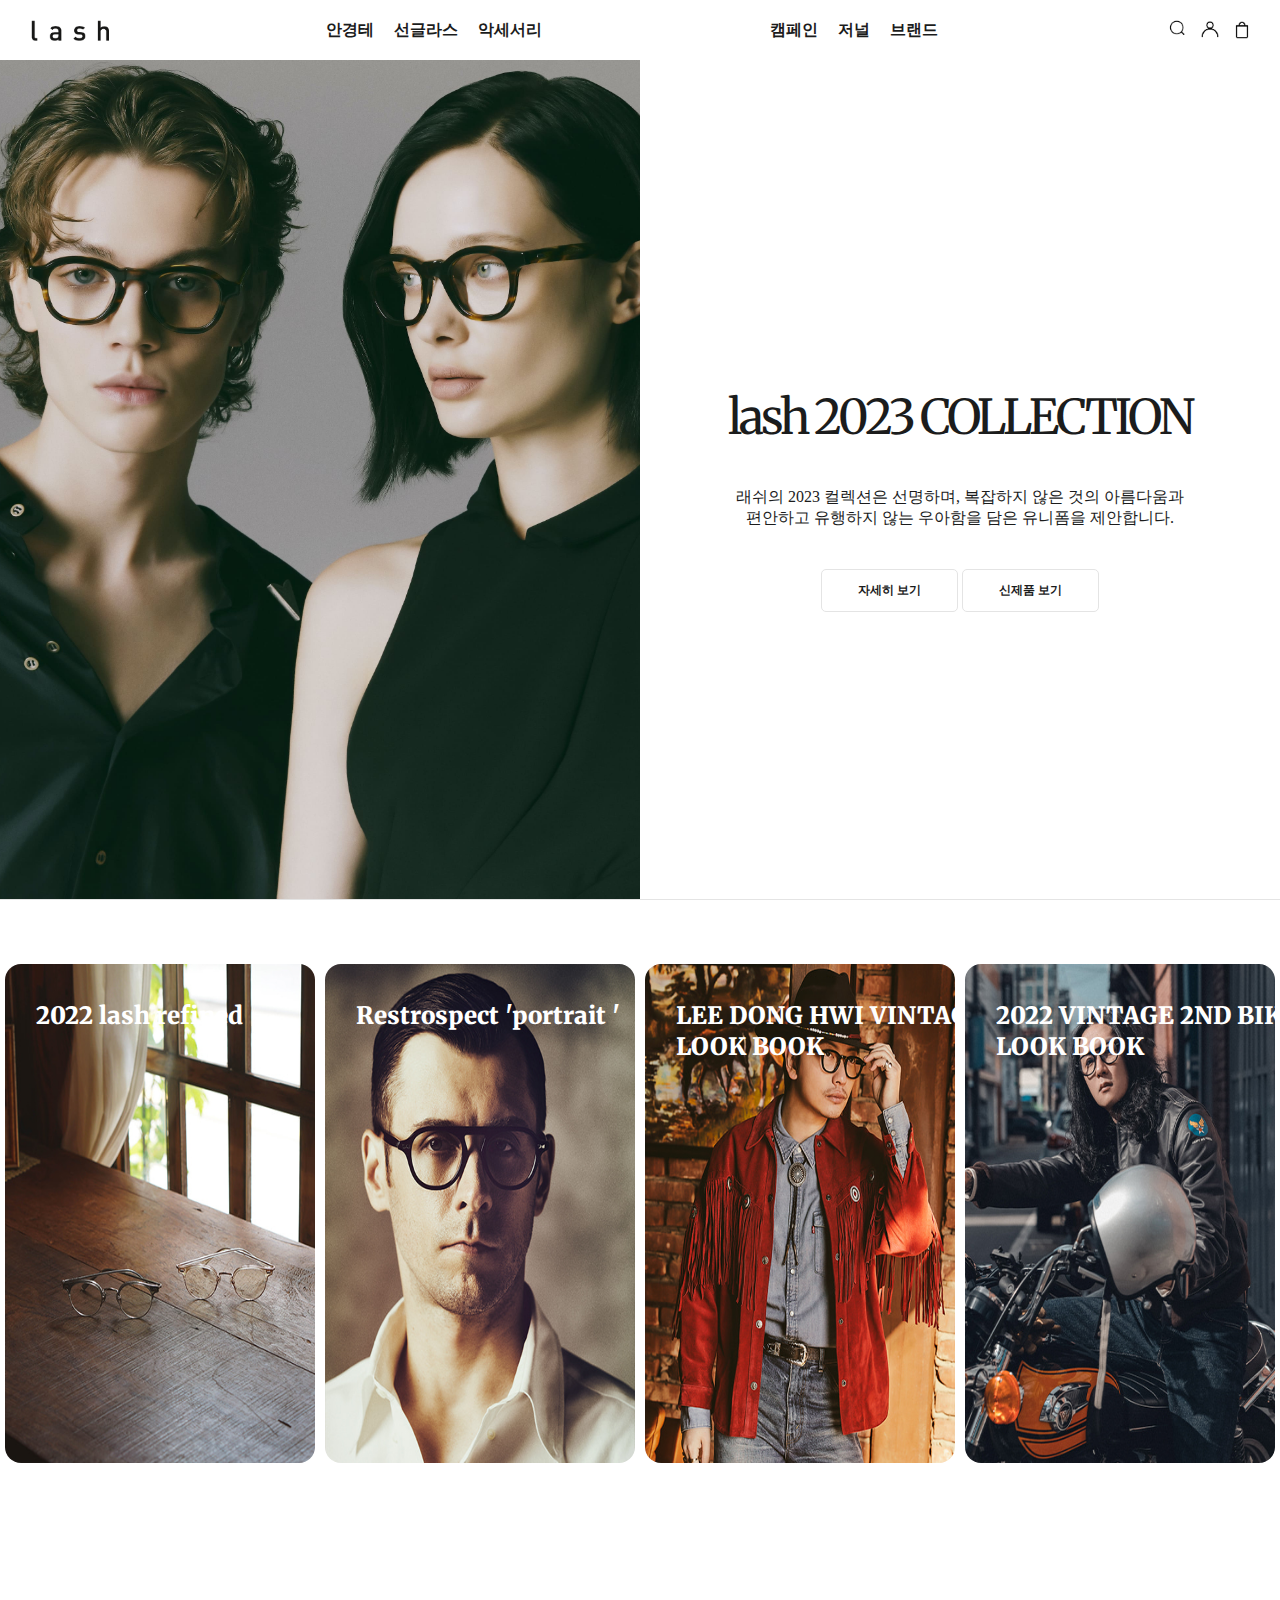
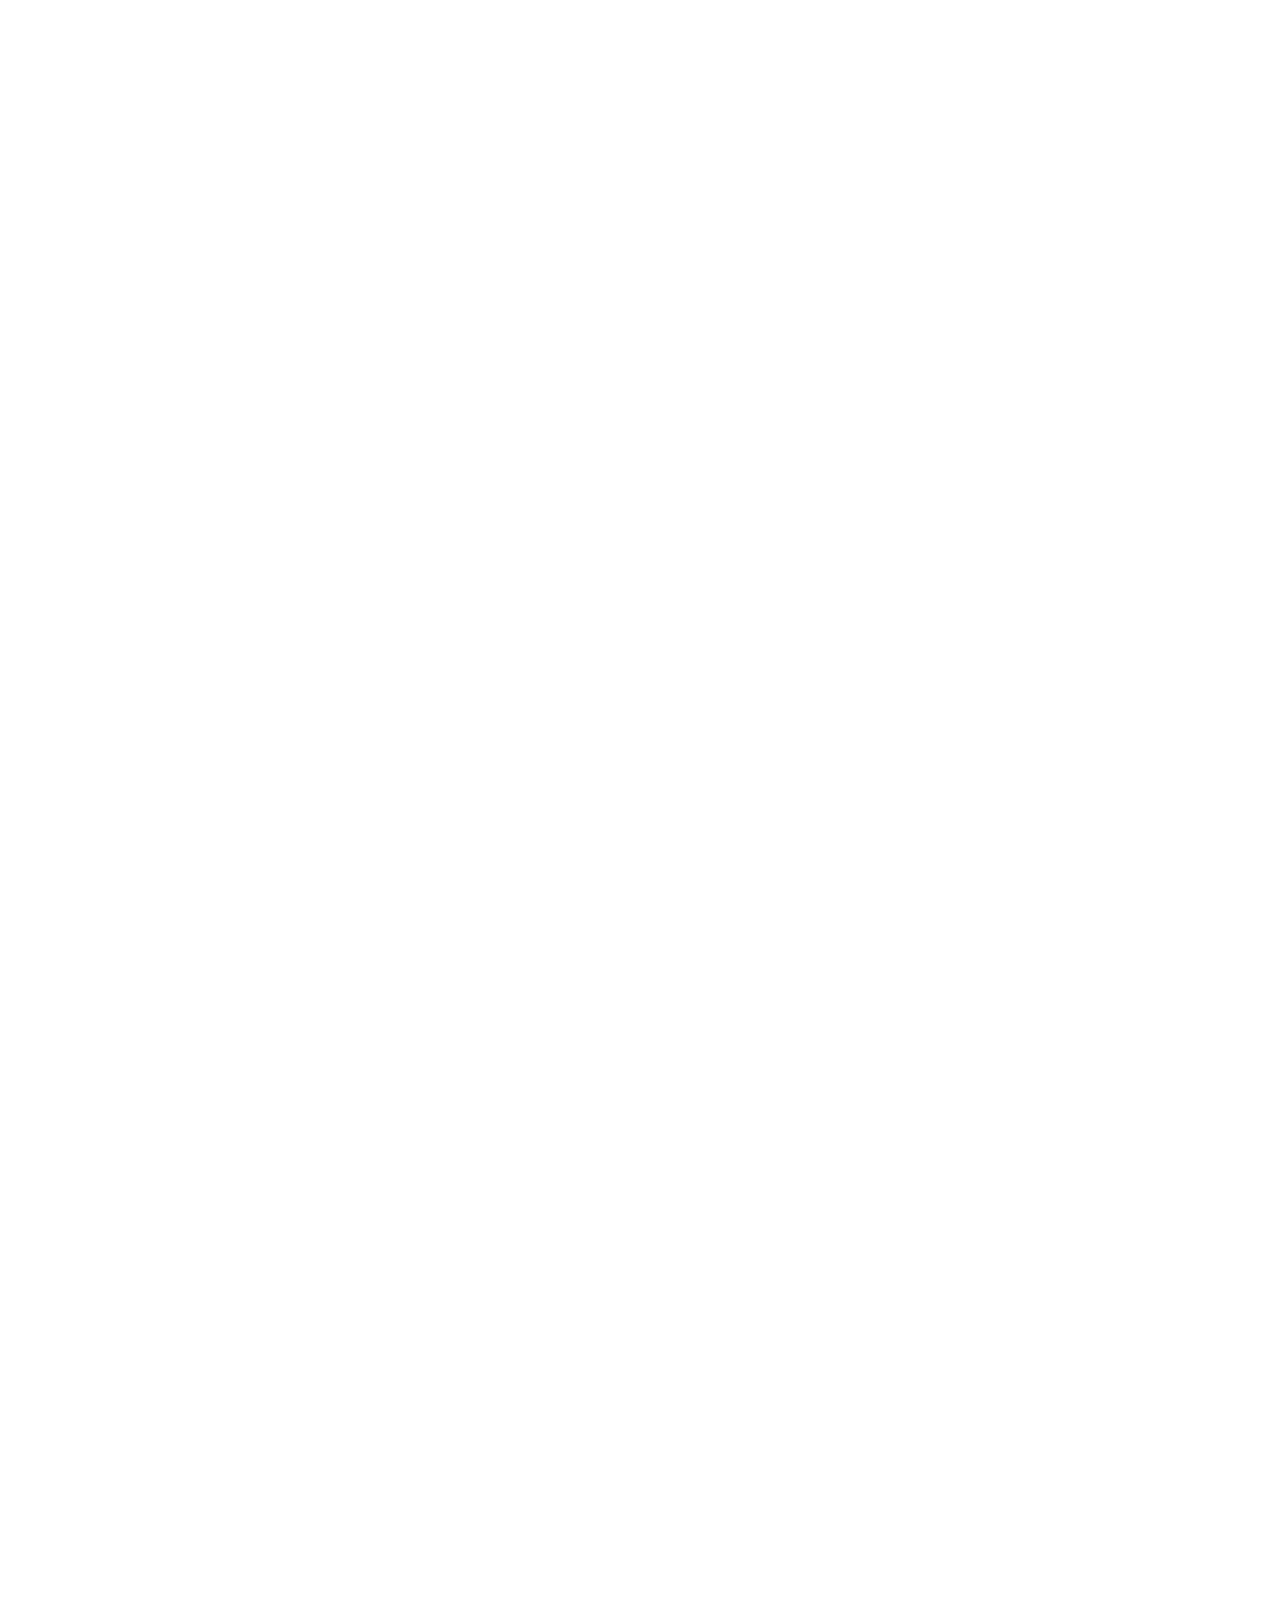
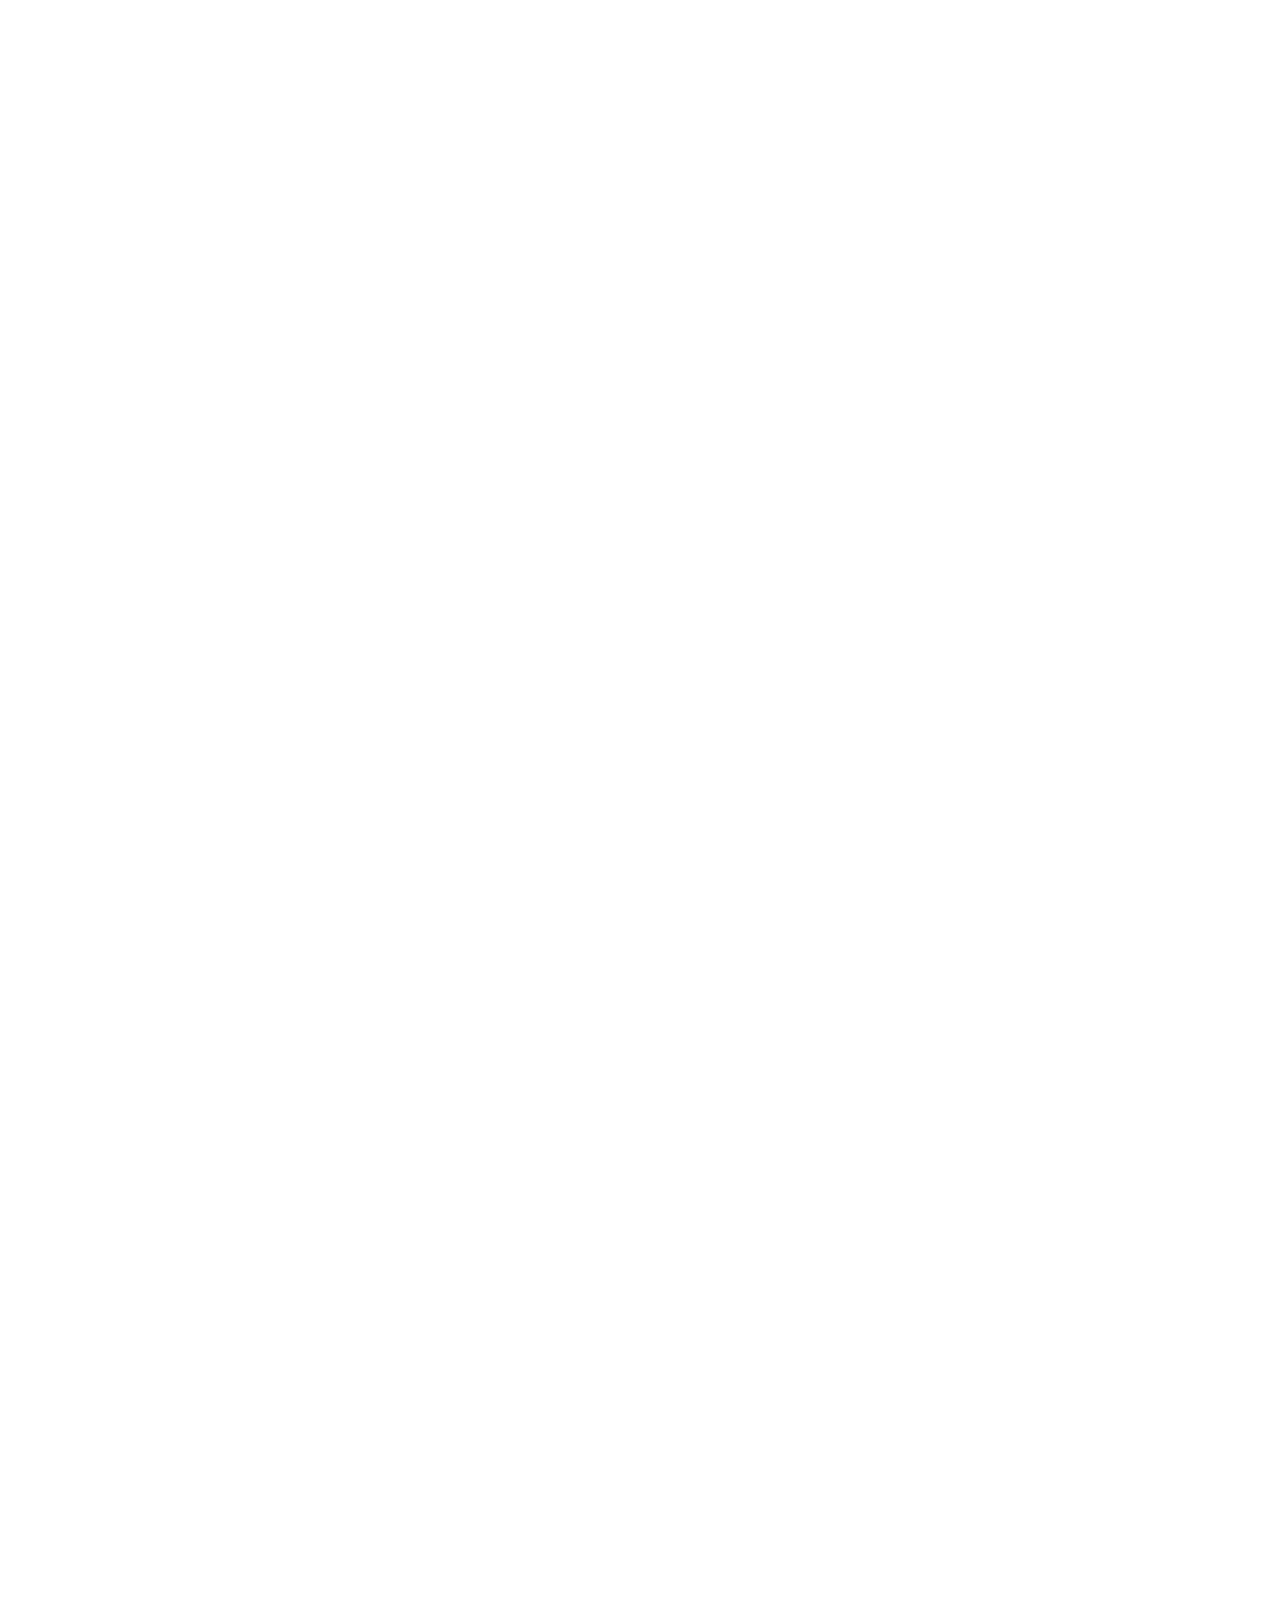
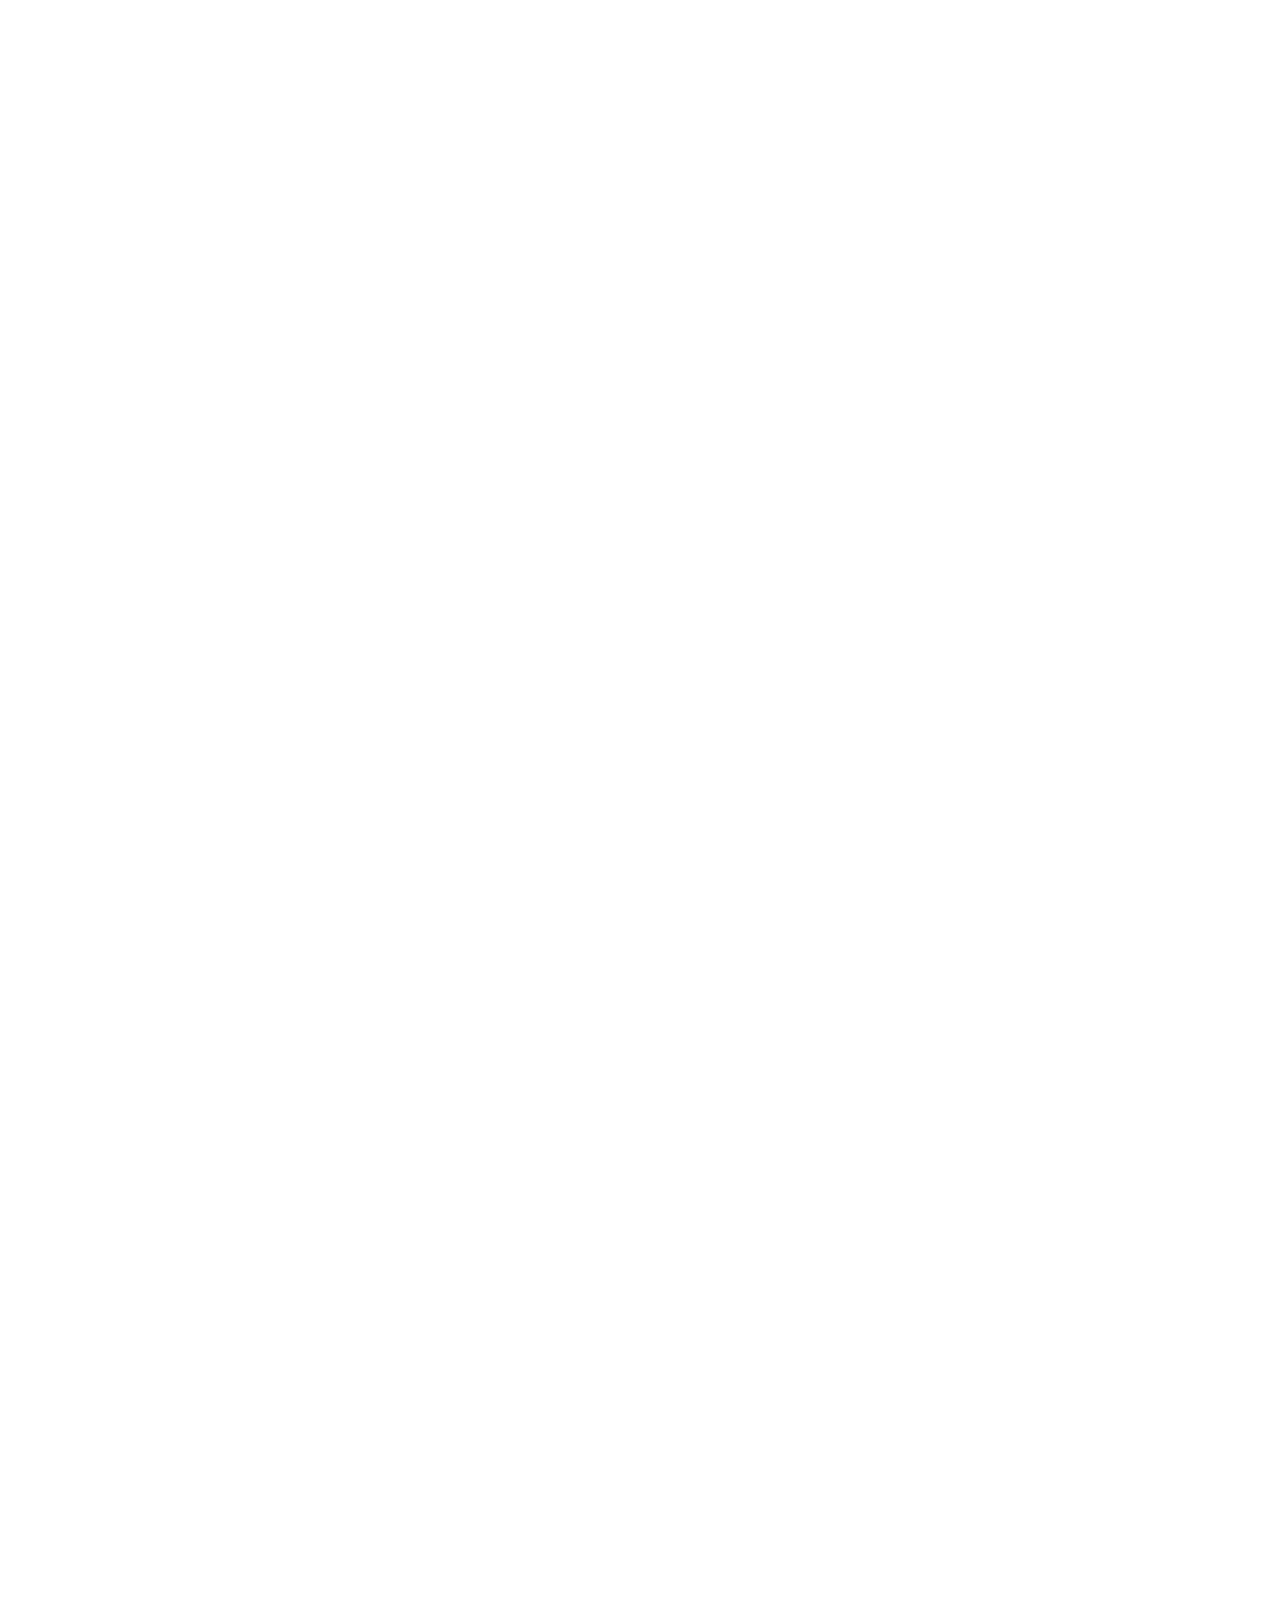
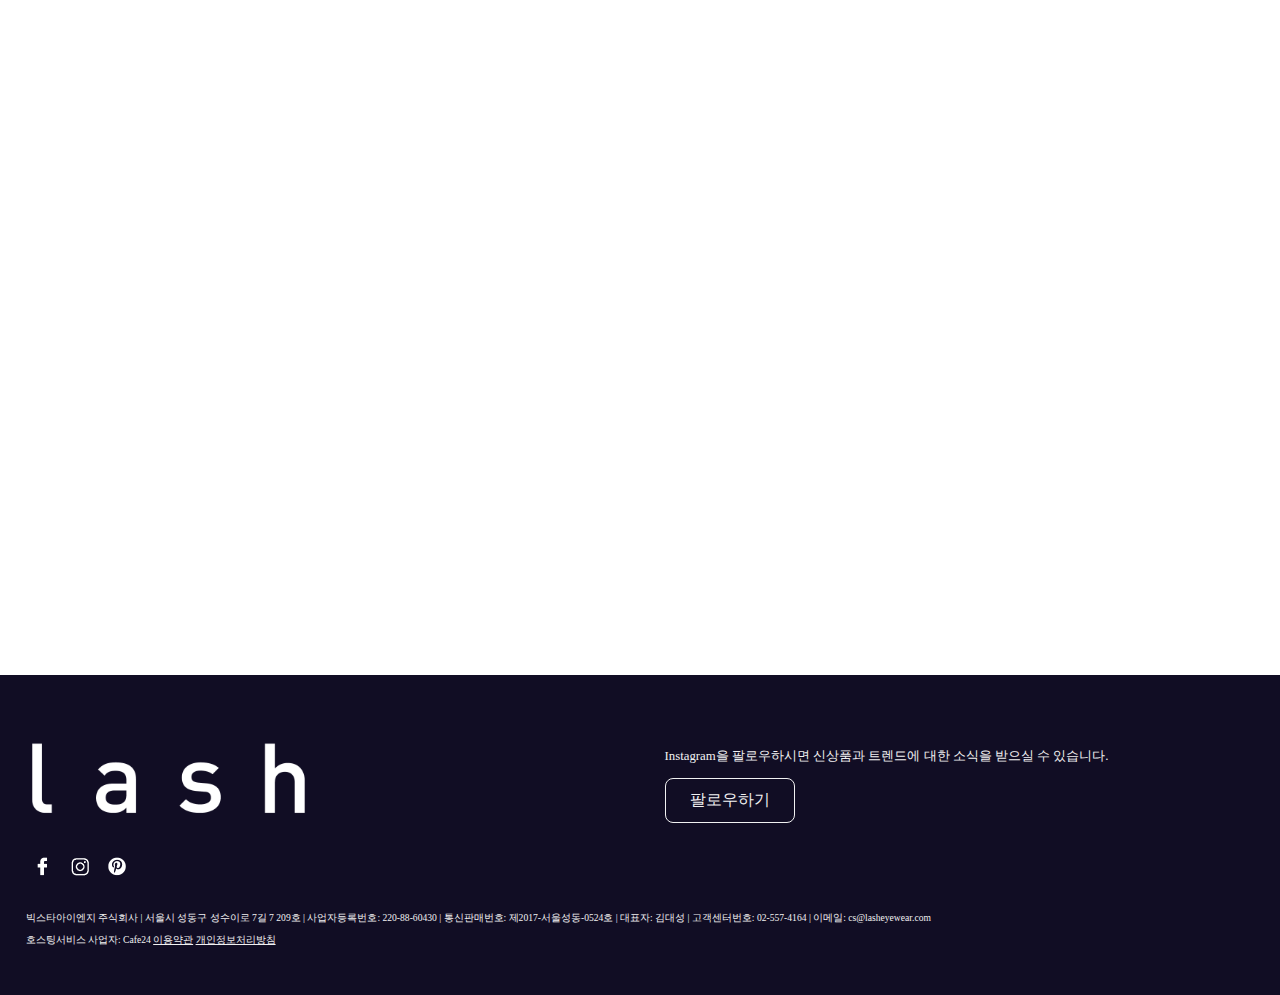
<file: index.html>
<!DOCTYPE html>
<html lang="ko">
<head>
  <meta charset="UTF-8">
  <meta http-equiv="X-UA-Compatible" content="IE=edge">
  <meta name="viewport" content="width=device-width, initial-scale=1.0">
  <link rel="stylesheet" href="./css/style.css">
  <script>
    //  PC웹페이지에 적용할부분
    var ua = window.navigator.userAgent.toLowerCase();
    var mobileWindowWidth
    if(/iphone/.test(ua) || /android/.test(ua) || /opera/.test(ua) || /bada/.test(ua) || /ipad/.test(ua) || /windows ce/.test(ua)) {
        document.location.replace("./mobile/index.html");
    }
  </script>
  <title>LASH 래쉬 &#124; </title>
</head>
<body>
  <header class="header">
    <div class="header__inner">
      <h1 class="header__logo">
        <a href="./index.html">
          <img class="header__logo--img" src="./images/lash_logo.png" alt="lash">
        </a>
      </h1>
      <nav class="header__nav1">
        <a href="./pages/frame.html" class="header__nav1--item">안경테</a>
        <a href="./pages/sunglasses.html" class="header__nav1--item">선글라스</a>
        <a href="./pages/accessorie.html" class="header__nav1--item">악세서리</a>
      </nav>
      <nav class="header__nav2">
        <a href="./pages/campaign.html" class="header__nav2--item">캠페인</a>
        <a href="./pages/journal.html" class="header__nav2--item">저널</a>
        <a href="./pages/brand.html" class="header__nav2--item">브랜드</a>
      </nav>
      <div class="header__utill">
        <div class="header__utill--search">
          <a href="#">
            <span class="hidden">검색</span>
            <img class="utill-img" src="./images/search.png" alt="">
          </a>
        </div>
        <a href="#" class="header__utill--member">
          <span class="hidden">내 정보 보기</span>
          <img class="utill-img" src="./images/my.png" alt="">
        </a>
        <a href="#" class="header__utill--order">
          <span class="hidden">장바구니</span>
          <img class="utill-img" src="./images/cart.png" alt="">
        </a>
      </div>
    </div>
    <div class="header__inner--mobile">
      <a class="header__menu" href="javascript:void(0);">메뉴</a>
      <div class="header__menu--block">
        <nav class="header__nav">
          <a class="header__nav--search" href="#">검색</a>
          <div class="header__nav--collection">
            <a class="header__nav--collection-btn" href="javascript:void(0);">아이웨어 컬렉션</a>
            <div class="header__nav--collection-box">
              <a class="header__nav--collection-item" href="./pages/frame.html">안경테</a>
              <a class="header__nav--collection-item" href="./pages/sunglasses.html">선글라스</a>
              <a class="header__nav--collection-item" href="./pages/accessorie.html">악세서리</a>
            </div>
          </div>
          <a  class="header__nav--item" href="./pages/campaign.html">캠페인</a>
          <a  class="header__nav--item" href="./pages/journal.html">저널</a>
          <a  class="header__nav--item" href="./pages/brand.html">브랜드</a>
        </nav>
        <nav class="header__utill">
          <a class="header__utill--item" href="#">login</a>
          <a class="header__utill--item" href="#">join us</a>
          <a class="header__utill--item" href="#">Contact Us</a>
          <a class="header__utill--item" href="#">FAQ</a>
        </nav>
      </div>
      <h1 class="header__logo">
        <a href="">
          <img class="header__logo--img" src="../images/lash_logo.png" alt="lash">
        </a>
      </h1>
      <a class="header__order" href="#">장바구니</a>
    </div>
  </header>
  <main>
    <section>
      <div class="main">
        <div class="main__banner banner">
          <div class="main__banner--img"></div>
          <div class="main__banner--info">
            <div class="banner__info ">
              <h2 class="banner__info--title">lash 2023 COLLECTION</h2>
              <p class="banner__info--description">래쉬의 2023 컬렉션은 선명하며, 복잡하지 않은 것의 아름다움과<br>
                편안하고 유행하지 않는 우아함을 담은 유니폼을 제안합니다.</p>
              <a class="banner__btn banner__btn--view-more" href="">자세히 보기</a>
              <a class="banner__btn banner__btn--view-item" href="">신제품 보기</a>
            </div>
          </div>
        </div>
        <div class="slide">
          <a href="" class="slide__item">
            <img class="slide__item--img" src="./images/1_new.jpg" alt="">
            <span class="slide__item--text">2022 lash refined</span>
          </a>
          <a href="" class="slide__item">
            <img class="slide__item--img" src="./images/2.jpg" alt="">
            <span class="slide__item--text">Restrospect &#39;portrait	&#39;</span>
          </a>
          <a href="" class="slide__item">
            <img class="slide__item--img" src="./images/3.jpg" alt="">
            <span class="slide__item--text">LEE DONG HWI VINTAGE<br>
            LOOK BOOK</span>
          </a>
          <a href="" class="slide__item">
            <img class="slide__item--img" src="./images/4.jpg" alt="">
            <span class="slide__item--text">2022 VINTAGE 2ND BIKE<br>
              LOOK BOOK</span>
          </a>
          <a href="" class="slide__item">
            <img class="slide__item--img" src="./images/5_new.jpg" alt="">
            <span class="slide__item--text">22S&#47;S COLLECTION<br>
              &#39;MODERN UNIFORM	&#39;</span>
          </a>
          <a href="" class="slide__item">
            <img class="slide__item--img" src="./images/6.jpg" alt="">
            <span class="slide__item--text">lasg 2021 SPECIAL<br>
            EDITION &#39;Refined&#39;</span>
          </a>
          <a href="" class="slide__item">
            <img class="slide__item--img" src="./images/7_new.jpg" alt="">
            <span class="slide__item--text">follow us</span>
          </a>
        </div>
      </div>
    </section>
  </main>
  <footer class="footer">
    <div class="footer__inner">
      <div class="footer__flex-box">
        <div class="footer__flex-box--logo">
          <img class="footer__logo--img" src="./images/footer_logo2.png" alt="lash">
        </div>
        <div class="footer__flex-box--follow">
          <p class="follow-text">Instagram을 팔로우하시면 신상품과 트렌드에 대한 소식을 받으실 수 있습니다.</p>
          <a href="#" class="follow-btn">
            <span class="hidden">인스타그램 바로가기</span>
            팔로우하기
          </a>
        </div>
      </div>
      <div class="footer__sns">
        <a href="#">
          <span class="hidden">페이스북 바로가기</span>
          <img src="./images/footer_fb.png" alt="">
        </a>
        <a href="#">
          <span class="hidden">인스타그램 바로가기</span>
          <img src="./images/footer_ins.png" alt="">
        </a>
        <a href="#">
          <span class="hidden">핀터레스트 바로가기</span>
          <img src="./images/footer_pt.png" alt="">
        </a>
      </div>
      <div class="footer__info">
        <p class="footer__info--text">
          빅스타아이엔지 주식회사 | 서울시 성동구 성수이로 7길 7 209호 | 사업자등록번호: 220-88-60430 | 통신판매번호: 제2017-서울성동-0524호 | 대표자: 김대성 | 고객센터번호: 02-557-4164 | 이메일: cs@lasheyewear.com
        </p>
        <p class="footer__info--text">
          호스팅서비스 사업자: Cafe24 <a href="#" class="footer__info--link">이용약관</a> <a href="#" class="footer__info--link">개인정보처리방침</a>
        </p>
      </div>
    </div>
  </footer>

  <script src="./js/main.js"></script>
  <script src="./mobile/js/mobile-header.js"></script>
</body>
</html>
</file>
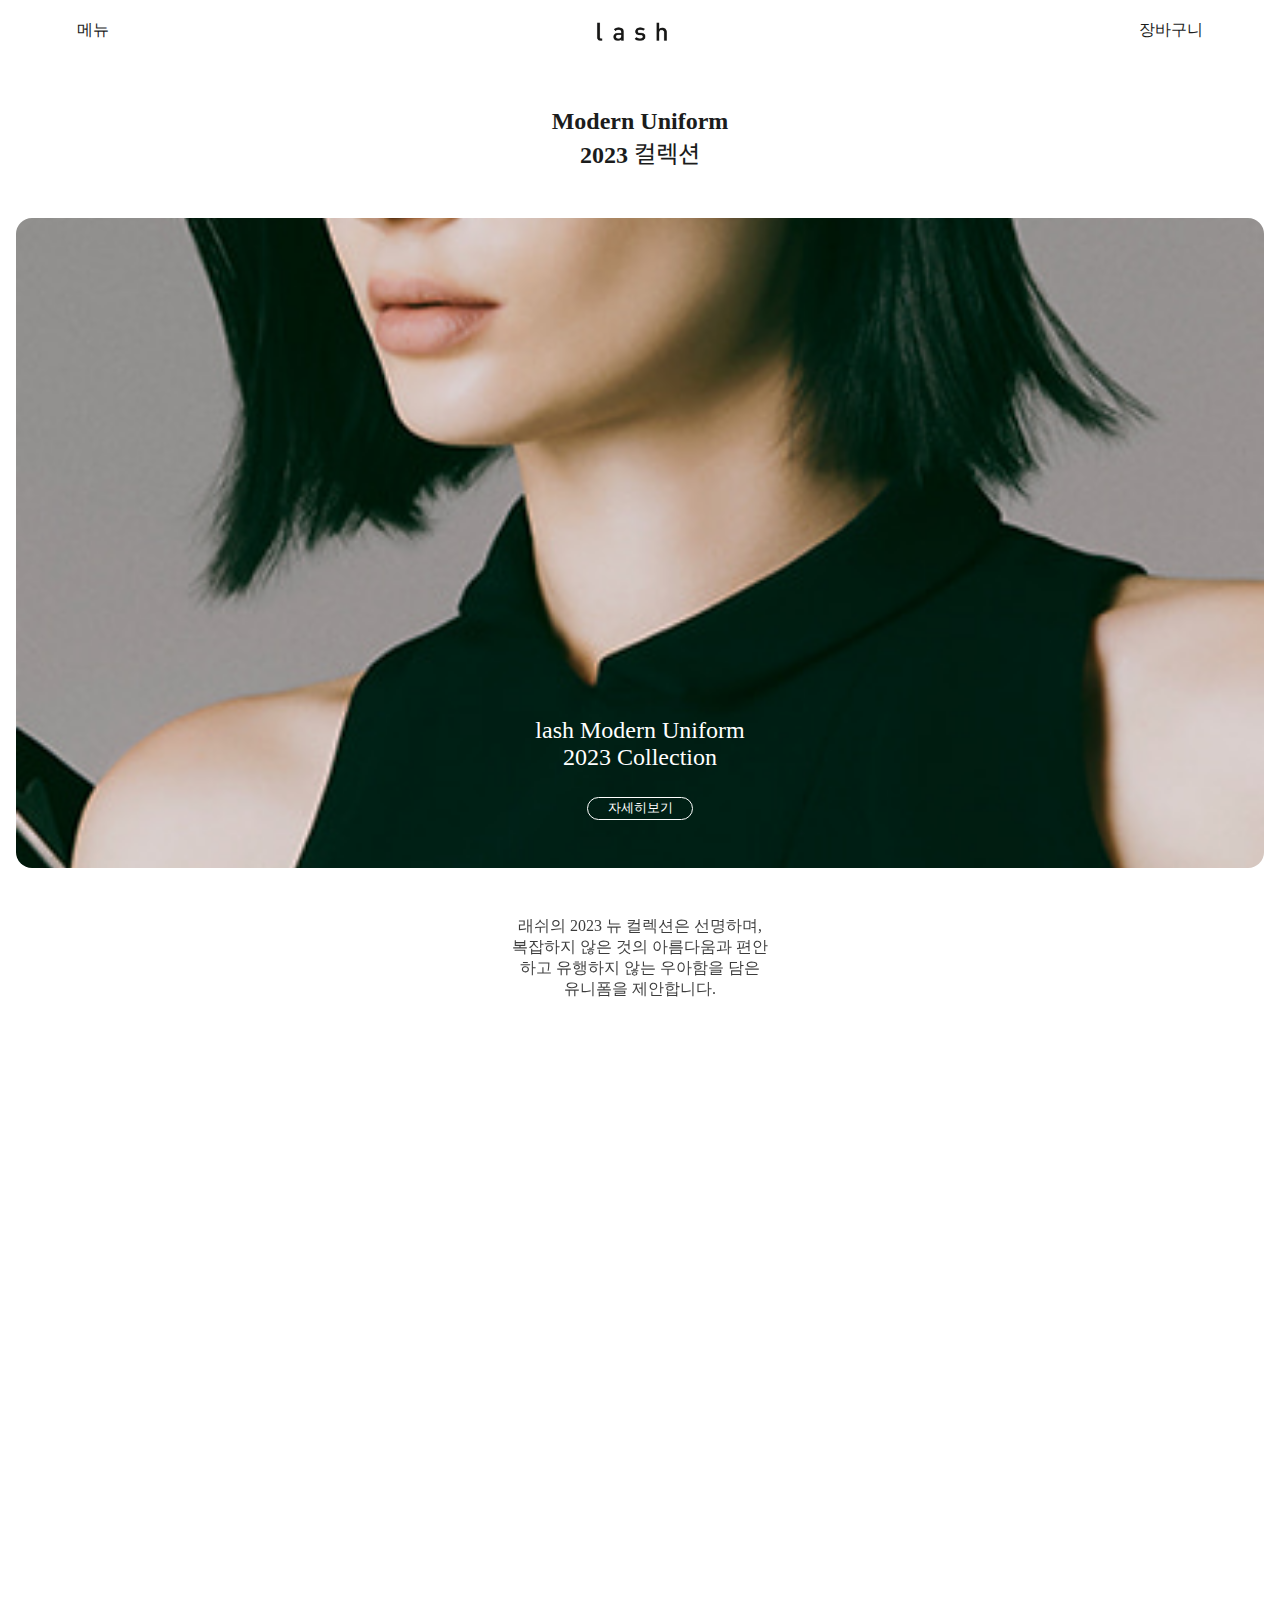
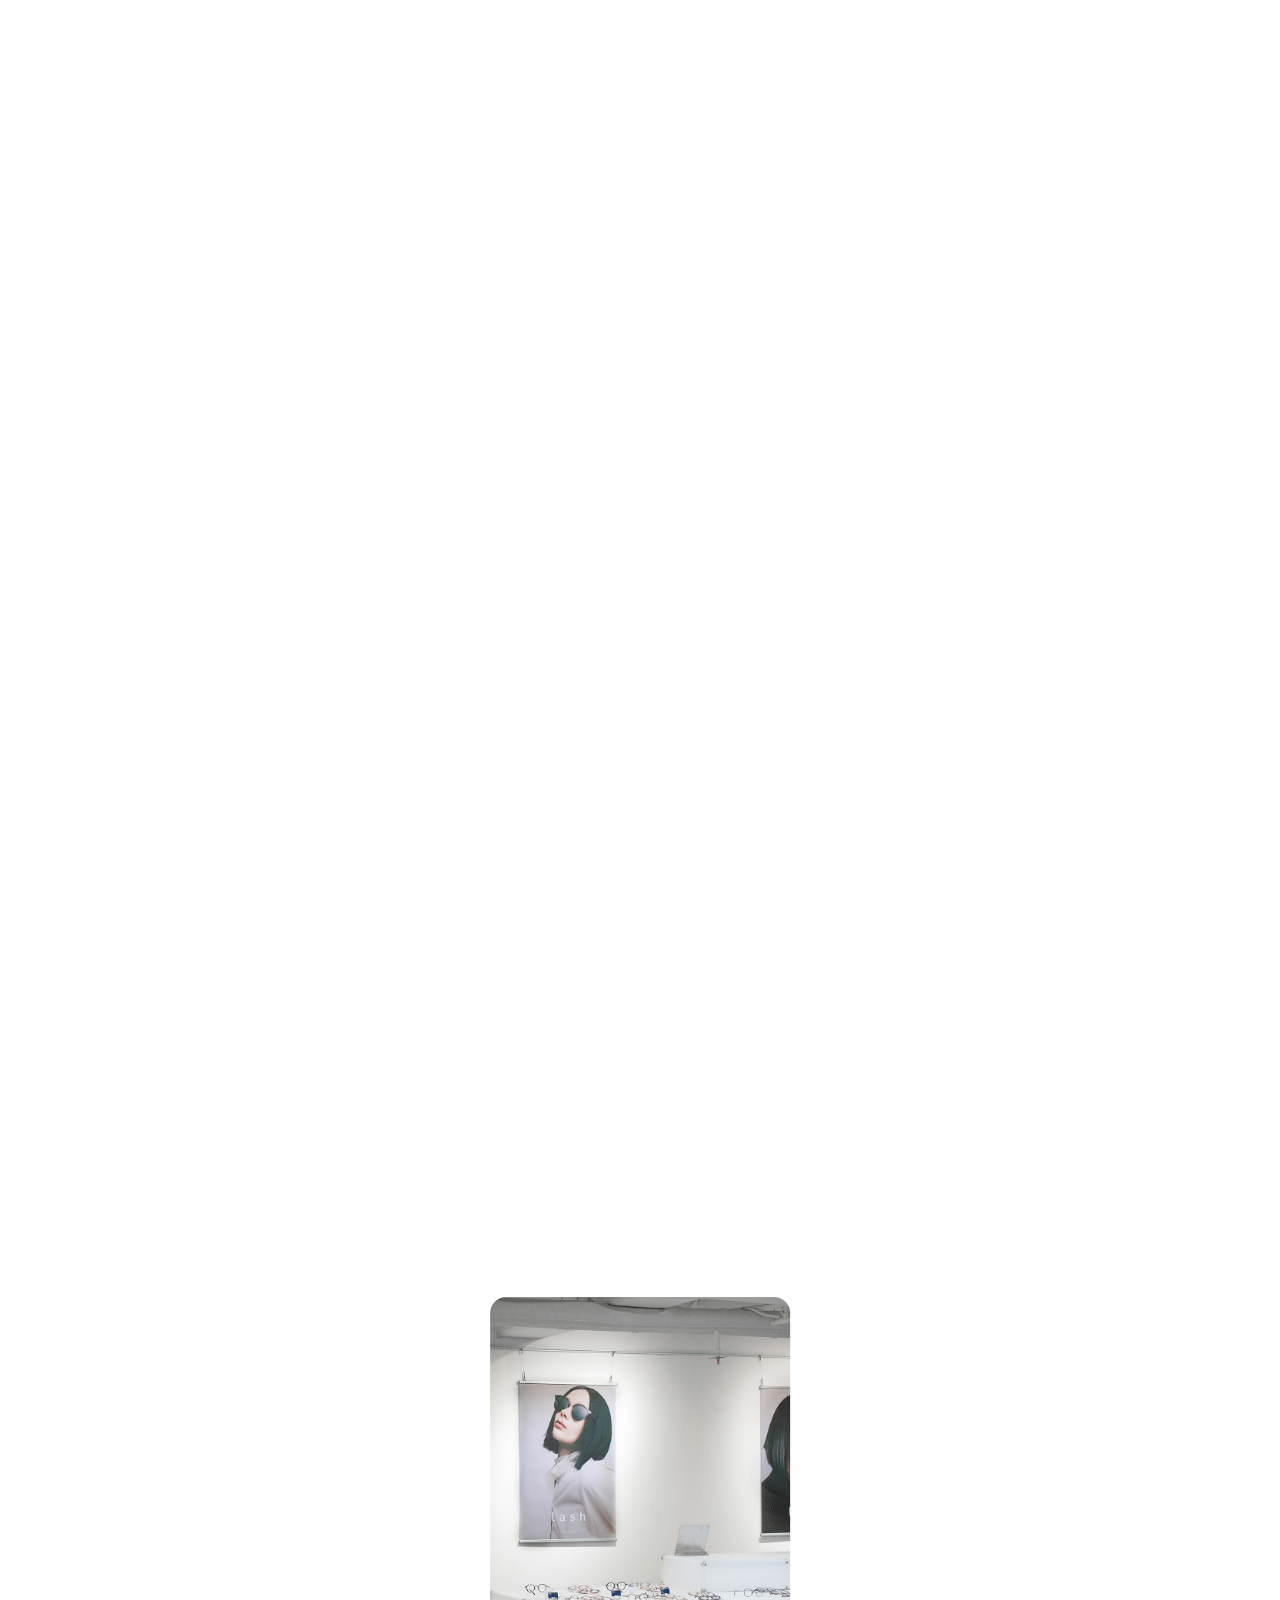
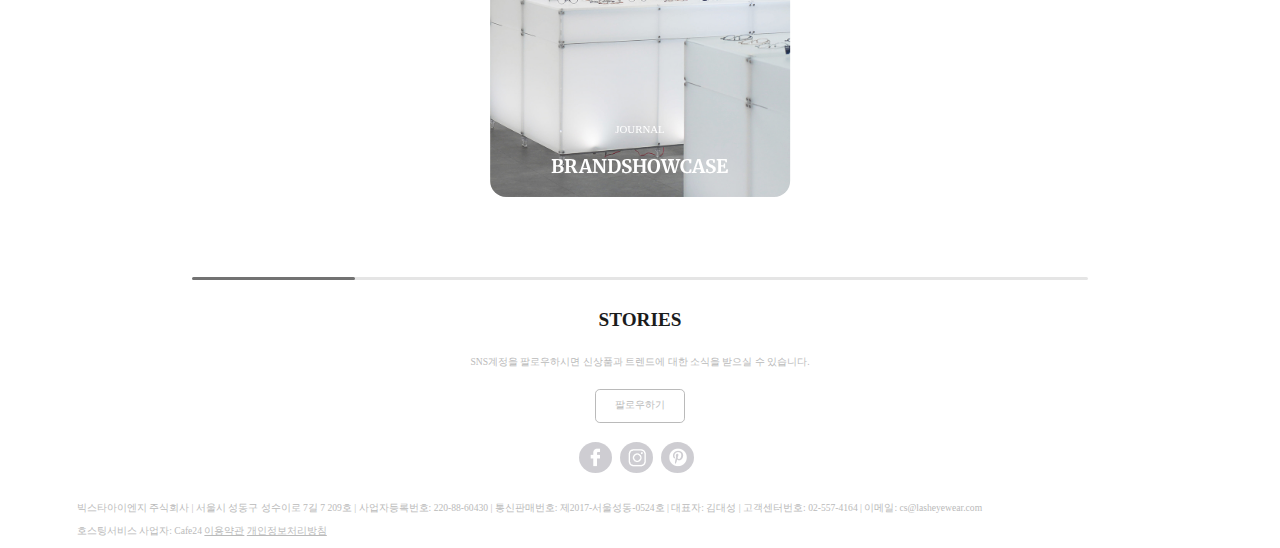
<file: mobile/index.html>
<!DOCTYPE html>
<html lang="ko">
<head>
  <meta charset="UTF-8">
  <meta http-equiv="X-UA-Compatible" content="IE=edge">
  <meta name="viewport" content="width=device-width, initial-scale=1.0">
  <!-- swiper CSS & JS -->
  <link rel="stylesheet" href="./js/swiper-4.5.1/swiper.min.css">
  <script src="./js/swiper-4.5.1/swiper.min.js"></script>
  <!-- custom css -->
  <link rel="stylesheet" href="./css/style.css">
  <title>LASH 래쉬 &#124; </title>
</head>
<body>
  <header class="header">
    <div class="header__inner">
      <a class="header__menu" href="javascript:void(0);">메뉴</a>
      <div class="header__menu--block">
        <nav class="header__nav">
          <a class="header__nav--search" href="">검색</a>
          <div class="header__nav--collection">
            <a class="header__nav--collection-btn" href="javascript:void(0);">아이웨어 컬렉션</a>
            <div class="header__nav--collection-box">
              <a class="header__nav--collection-item" href="../pages/frame.html">안경테</a>
              <a class="header__nav--collection-item" href="../pages/sunglasses.html">선글라스</a>
              <a class="header__nav--collection-item" href="../pages/accessorie.html">악세서리</a>
            </div>
          </div>
          <a  class="header__nav--item" href="../pages/campaign.html">캠페인</a>
          <a  class="header__nav--item" href="../pages/journal.html">저널</a>
          <a  class="header__nav--item" href="../pages/brand.html">브랜드</a>
        </nav>
        <nav class="header__utill">
          <a class="header__utill--item" href="">login</a>
          <a class="header__utill--item" href="">join us</a>
          <a class="header__utill--item" href="">Contact Us</a>
          <a class="header__utill--item" href="">FAQ</a>
        </nav>
      </div>
      <h1 class="header__logo">
        <a href="">
          <img class="header__logo--img" src="../images/lash_logo.png" alt="lash">
        </a>
      </h1>
      <a class="header__order" href="">장바구니</a>
    </div>
  </header>
  <main>
    <section>
      <div class="main1">
        <div class="main1__banner">
          <h2 class="main1__banner--title">Modern Uniform<br>
          2023 <span class="font--notosans">컬렉션</span></h2>
          <div class="main1__banner--info">
            <span class="banner__title">lash Modern Uniform</span>
            <span class="banner__title">2023 Collection</span>
            <a class="banner__more-btn" href="">자세히보기</a>
          </div>
          <p class="banner__description">래쉬의 2023 뉴 컬렉션은 선명하며,<br>
          복잡하지 않은 것의 아름다움과 편안<br>
          하고 유행하지 않는 우아함을 담은<br>
          유니폼을 제안합니다.</p>
        </div>
      </div>
      <div class="main2">
        <div class="main2__banner">
          <div class="main2__banner--info">
            <h2 class="banner__title">Refined</h2>
            <p class="banner__description">
              래쉬 리파인드(Refined) 라인업은 뛰어난 퀄리티와<br>
              착용감을 선사합니다. 시각적으로 지나치게 얼굴을 꾸미는<br>
              것이 아닌, 프레임의 섬세한 라인 통한 룩을 추구합니다.
            </p>
            <a class="banner__more-btn" href="">자세히보기</a>
          </div>
        </div>
      </div>
      <div class="main3">
        <div class="main3__banner">
          <div class="main3__banner--info">
            <h3 class="banner__title">H-type</h3>
            <a class="banner__more-btn" href="">자세히보기</a>
          </div>
        </div>
      </div>
    </section>
    <section class="slide">
      <div class="swiper mySwiper">
        <div class="swiper-wrapper">
          <div class="swiper-slide">
            <a href="" class="slide__item swiper-slide1">
              <div class="slide__item--wrapper">
                <span class="slide__item--text">JOURNAL</span>
                <h3 class="slide__item--title">BRANDSHOWCASE</h3>
              </div>
            </a>
          </div>
          <div class="swiper-slide">
            <a href="" class="slide__item swiper-slide2">
              <div class="slide__item--wrapper">
                <span class="slide__item--text">NEW</span>
                <h3 class="slide__item--title">H-TYPE</h3>
              </div>
            </a>
          </div>
          <div class="swiper-slide">
            <a href="" class="slide__item swiper-slide3">
              <div class="slide__item--wrapper">
                <span class="slide__item--text">lookbook</span>
                <h3 class="slide__item--title">2022 VINTAGE EDITION<br>
                  'Lee Dong Hwi' LOOKBOOK</h3>
              </div>
            </a>
          </div>
          <div class="swiper-slide">
            <a href="" class="slide__item swiper-slide4">
              <div class="slide__item--wrapper">
                <span class="slide__item--text">lookbook</span>
                <h3 class="slide__item--title">2022 VINTAGE 2ND<br>
                  BIKE LOOKBOOK</h3>
              </div>
            </a>
          </div>
          <div class="swiper-slide">
            <a href="" class="slide__item swiper-slide5">
              <div class="slide__item--wrapper">
                <span class="slide__item--text">Collection</span>
                <h3 class="slide__item--title">22S&#47;S COLLECTION<br>
                  &#39;MODERN UNIFORM	&#39;</h3>
              </div>
            </a>
          </div>
          <div class="swiper-slide">
            <a href="" class="slide__item swiper-slide6">
              <div class="slide__item--wrapper">
                <span class="slide__item--text">Refined</span>
                <h3 class="slide__item--title">lasg 2021<br>
                SPECIAL EDTION &#39; Refined &#39;</h3>
              </div>
            </a>
          </div>
          <div class="swiper-slide">
            <a href="" class="slide__item swiper-slide7">
              <div class="slide__item--wrapper">
                <h3 class="slide__item--title">follow us</h3>
              </div>
            </a>
          </div>
        </div>
      </div>
      <div class="swiper-scrollbar"></div>
      <h2 class="slide__title">STORIES</h2>
    </section>
  </main>
  <footer>
    <div class="footer__inner">
      <div class="footer__follow">
        <p class="footer__follow--text">SNS계정을 팔로우하시면 신상품과 트렌드에 대한 소식을 받으실 수 있습니다.</p>
        <a href="" class="footer__follow--btn">
          <span class="hidden">인스타그램 바로가기</span>
          팔로우하기
        </a>
      </div>
      <div class="footer__sns">
        <a class="footer__sns--link" href="">
          <span class="hidden">페이스북 바로가기</span>
          <img class="footer__sns--img" src="../images/footer_fb.png" alt="">
        </a>
        <a class="footer__sns--link" href="">
          <span class="hidden">인스타그램 바로가기</span>
          <img class="footer__sns--img" src="../images/footer_ins.png" alt="">
        </a>
        <a class="footer__sns--link" href="">
          <span class="hidden">핀터레스트 바로가기</span>
          <img class="footer__sns--img" src="../images/footer_pt.png" alt="">
        </a>
      </div>
      <div class="footer__info">
        <p class="footer__info--text">
          빅스타아이엔지 주식회사 | 서울시 성동구 성수이로 7길 7 209호 | 사업자등록번호: 220-88-60430 | 통신판매번호: 제2017-서울성동-0524호 | 대표자: 김대성 | 고객센터번호: 02-557-4164 | 이메일: cs@lasheyewear.com
        </p>
        <p class="footer__info--text">
          호스팅서비스 사업자: Cafe24 <a href="" class="footer__info--link">이용약관</a> <a href="" class="footer__info--link">개인정보처리방침</a>
        </p>
      </div>
    </div>
  </footer>
  <script src="./js/main.js"></script>
</body>
</html>
</file>
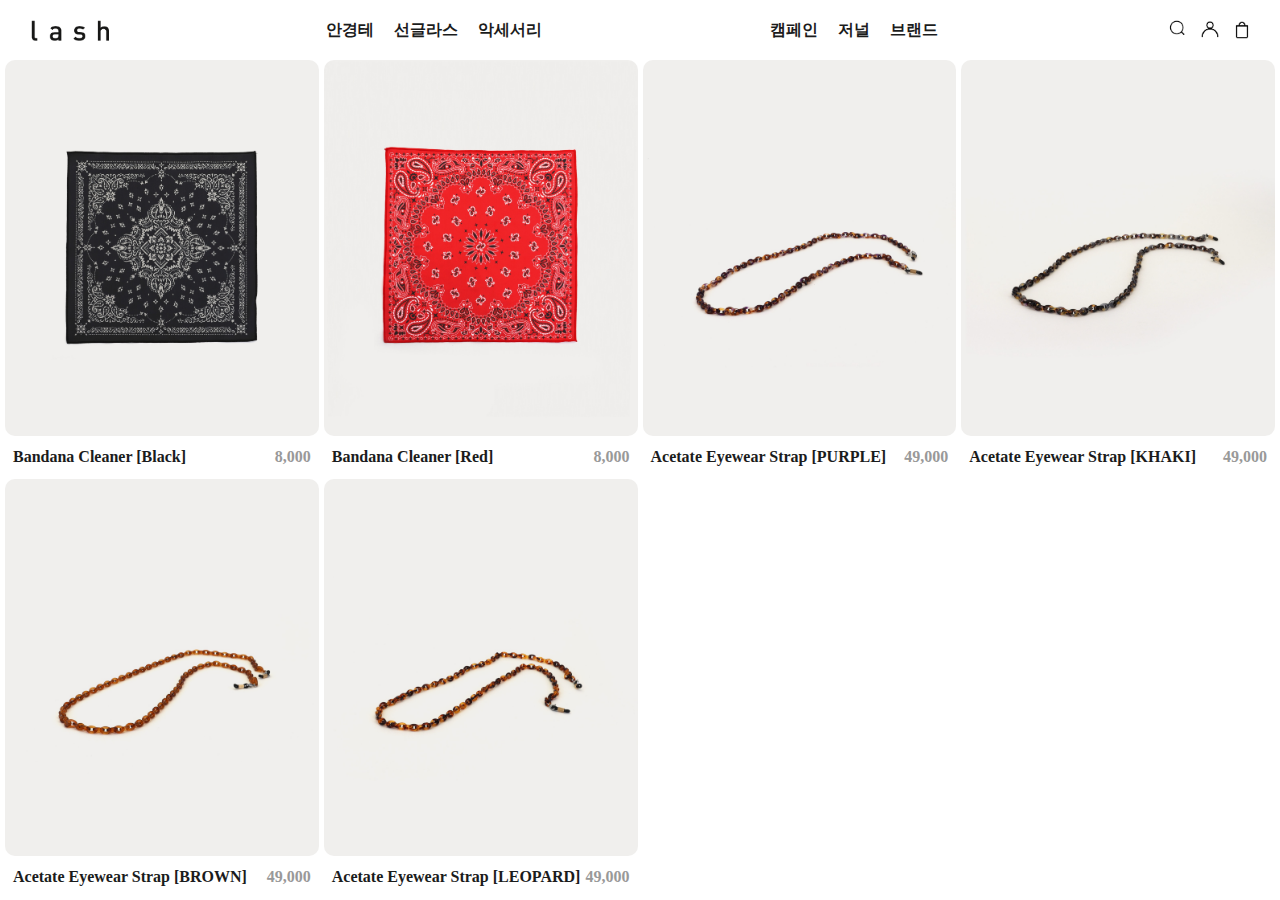
<file: pages/accessorie.html>
<!DOCTYPE html>
<html lang="ko">
<head>
  <meta charset="UTF-8">
  <meta http-equiv="X-UA-Compatible" content="IE=edge">
  <meta name="viewport" content="width=device-width, initial-scale=1.0">
  <link rel="stylesheet" href="../css/style.css">
  <title>LASH 래쉬 &#124; 악세서리</title>
</head>
<body>
  <header class="header">
    <div class="header__inner">
      <h1 class="header__logo">
        <a href="../index.html">
          <img class="header__logo--img" src="../images/lash_logo.png" alt="lash">
        </a>
      </h1>
      <nav class="header__nav1">
        <a href="./frame.html" class="header__nav1--item">안경테</a>
        <a href="./sunglasses.html" class="header__nav1--item">선글라스</a>
        <a href="./accessorie.html" class="header__nav1--item">악세서리</a>
      </nav>
      <nav class="header__nav2">
        <a href="./campaign.html" class="header__nav2--item">캠페인</a>
        <a href="./journal.html" class="header__nav2--item">저널</a>
        <a href="./brand.html" class="header__nav2--item">브랜드</a>
      </nav>
      <div class="header__utill">
        <div class="header__utill--search">
          <a href="#">
            <span class="hidden">검색</span>
            <img class="utill-img" src="../images/search.png" alt="">
          </a>
        </div>
        <a href="#" class="header__utill--member">
          <span class="hidden">내 정보 보기</span>
          <img class="utill-img" src="../images/my.png" alt="">
        </a>
        <a href="#" class="header__utill--order">
          <span class="hidden">장바구니</span>
          <img class="utill-img" src="../images/cart.png" alt="">
        </a>
      </div>
    </div>
    <div class="header__inner--mobile">
      <a class="header__menu" href="javascript:void(0);">메뉴</a>
      <div class="header__menu--block">
        <nav class="header__nav">
          <a class="header__nav--search" href="#">검색</a>
          <div class="header__nav--collection">
            <a class="header__nav--collection-btn" href="javascript:void(0);">아이웨어 컬렉션</a>
            <div class="header__nav--collection-box">
              <a class="header__nav--collection-item" href="./frame.html">안경테</a>
              <a class="header__nav--collection-item" href="./sunglasses.html">선글라스</a>
              <a class="header__nav--collection-item" href="./accessorie.html">악세서리</a>
            </div>
          </div>
          <a  class="header__nav--item" href="./campaign.html">캠페인</a>
          <a  class="header__nav--item" href="./journal.html">저널</a>
          <a  class="header__nav--item" href="./brand.html">브랜드</a>
        </nav>
        <nav class="header__utill">
          <a class="header__utill--item" href="#">login</a>
          <a class="header__utill--item" href="#">join us</a>
          <a class="header__utill--item" href="#">Contact Us</a>
          <a class="header__utill--item" href="#">FAQ</a>
        </nav>
      </div>
      <h1 class="header__logo">
        <a href="../index.html">
          <img class="header__logo--img" src="../images/lash_logo.png" alt="lash">
        </a>
      </h1>
      <a class="header__order" href="#">장바구니</a>
    </div>
  </header>
  <main>
    <section>
      <div class="accessorie">
        <div class="accessorie__inner">
          <div class="accessorie__grid-box">
            <div class="item">
              <a class="item__link" href="./hope-gg16.html">
                <img class="item__img item0" src="../images/악세서리/82b4725272667a8ac41414de728dcd85.jpg" alt="악세서리 Bandana Cleaner black">
                <div class="item__info">
                  <p class="item__info--name">Bandana Cleaner [Black]</p>
                  <span class="item__info--price">8,000</span>
                </div>
              </a>
            </div>
            <div class="item">
              <a class="item__link" href="./hope-wh19.html">
                <img class="item__img item1" src="../images/악세서리/02a14a24a6d2e2c8f803e1133e2e51e1.jpg" alt="악세서리 Bandana Cleaner red">
                <div class="item__info">
                  <p class="item__info--name">Bandana Cleaner [Red]</p>
                  <span class="item__info--price">8,000</span>
                </div>
              </a>
              
            </div>
            <div class="item">
              <a class="item__link" href="./hope-mg20.html">
                <img class="item__img item2" src="../images/악세서리/69f45bfb0582db7317fafd9174624f83.jpg" alt="악세서리 Acetate Eyewear Strap purple">
                <div class="item__info">
                  <p class="item__info--name">Acetate Eyewear Strap [PURPLE]</p>
                  <span class="item__info--price">49,000</span>
                </div>
              </a>
              
            </div>
            <div class="item">
              <a class="item__link" href="./hope-gg16.html">
                <img class="item__img item3" src="../images/악세서리/44e92b51b9b2648191f8f1a22d381ad1.jpg" alt="악세서리 Acetate Eyewear Strap kahki">
                <div class="item__info">
                  <p class="item__info--name">Acetate Eyewear Strap [KHAKI]</p>
                  <span class="item__info--price">49,000</span>
                </div>
              </a>
            </div>
            <div class="item">
              <a class="item__link" href="./hope-wh19.html">
                <img class="item__img item4" src="../images/악세서리/cc766d1ac72935d18c418a05f2cc7b9e.jpg" alt="악세서리 Acetate Eyewear Strap brown">
                <div class="item__info">
                  <p class="item__info--name">Acetate Eyewear Strap [BROWN]</p>
                  <span class="item__info--price">49,000</span>
                </div>
              </a>
            </div>
            <div class="item">
              <a class="item__link" href="./hope-mg20.html">
                <img class="item__img item5" src="../images/악세서리/128bd87c15be4ba6defc0747941a466c.jpg" alt="악세서리 Acetate Eyewear Strap leopard">
                <div class="item__info">
                  <p class="item__info--name">Acetate Eyewear Strap [LEOPARD]</p>
                  <span class="item__info--price">49,000</span>
                </div>
              </a>
            </div>
          </div>
        </div>
      </div>
    </section>
  </main>
  <script src="../mobile/js/mobile-header.js"></script>
</body>
</html>
</file>
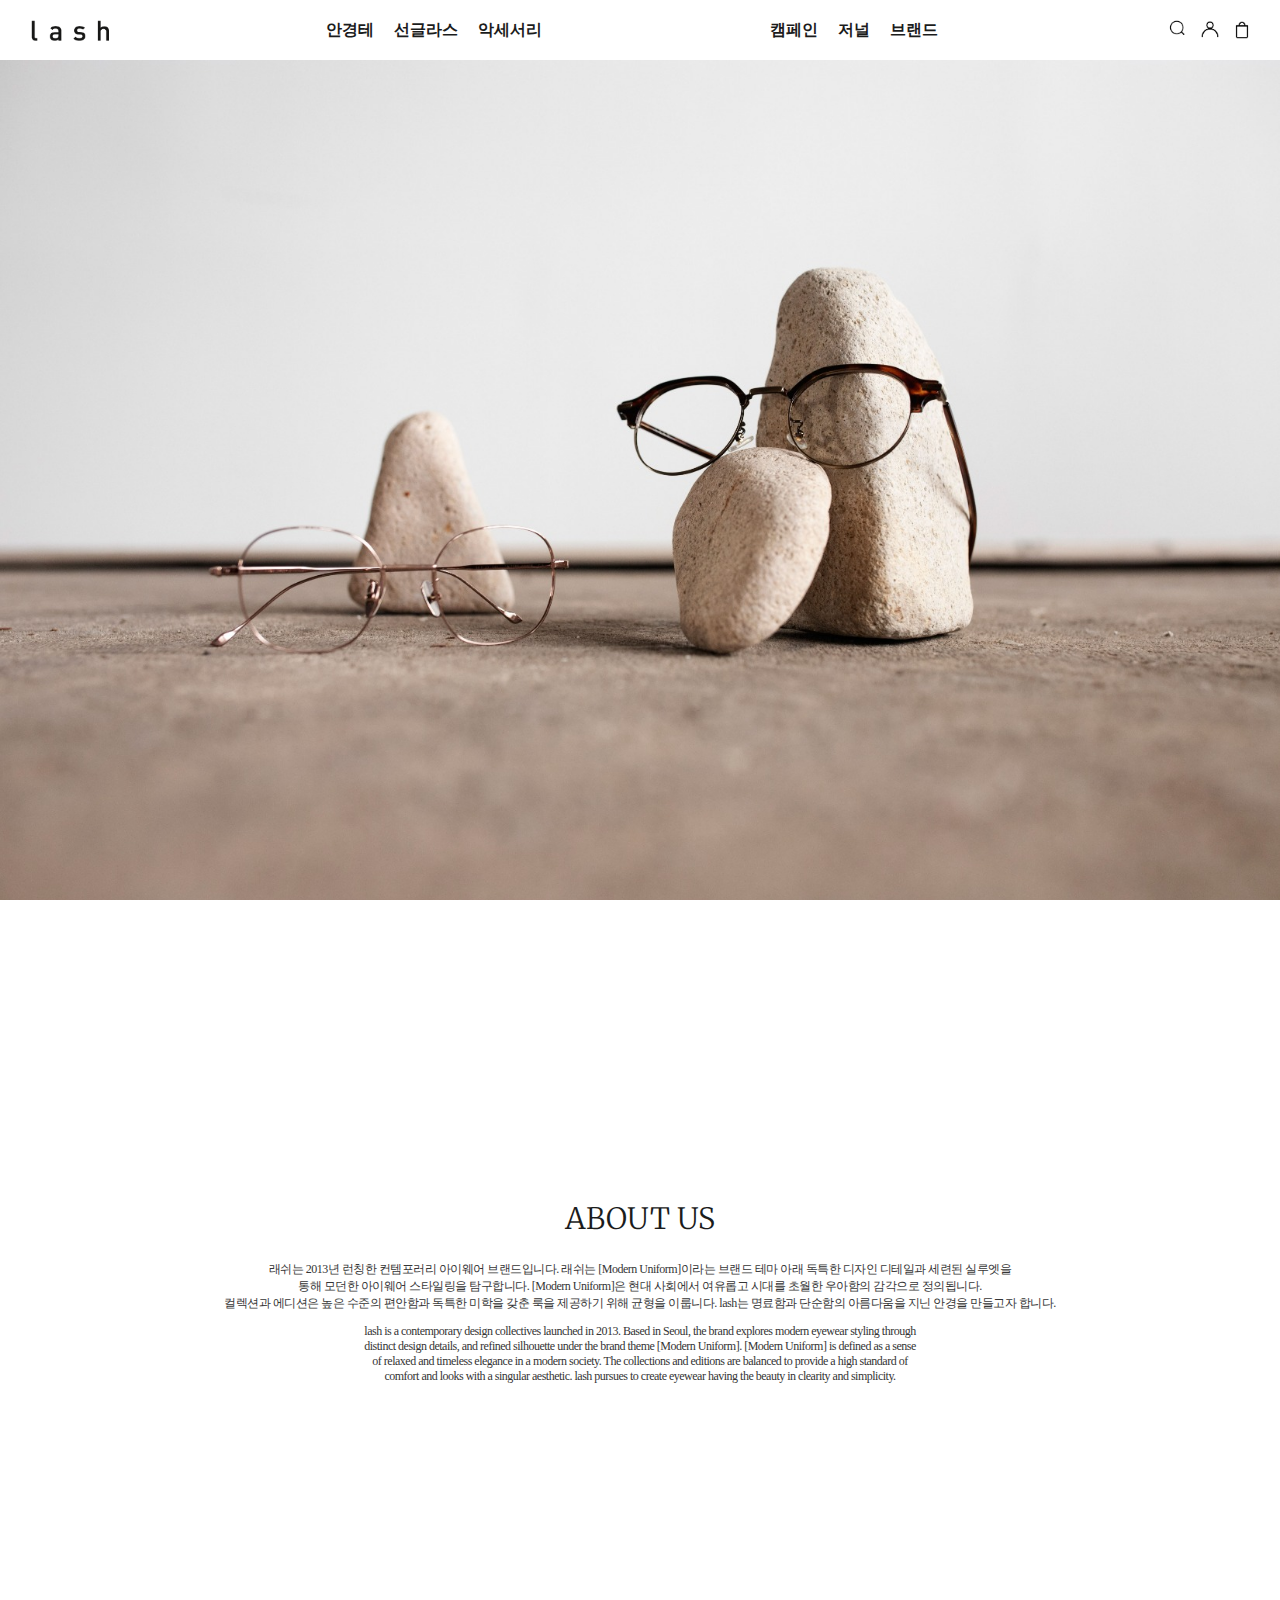
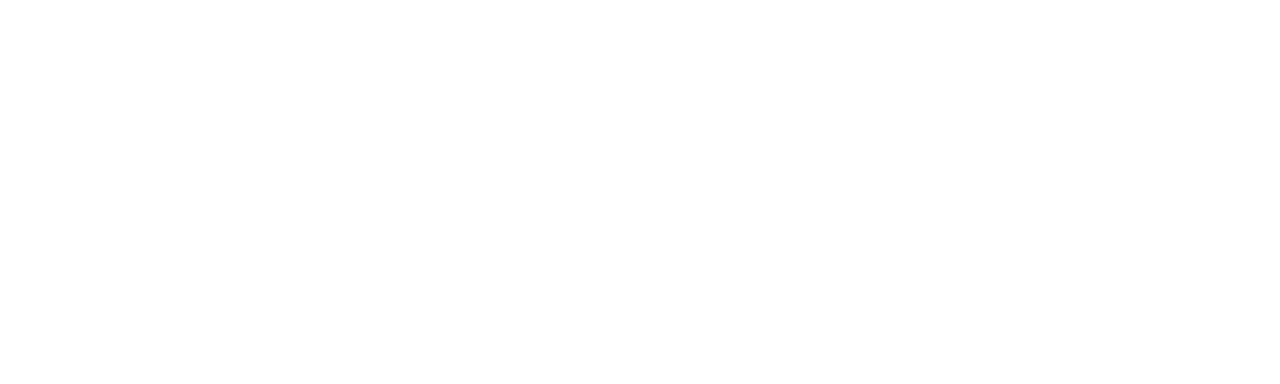
<file: pages/brand.html>
<!DOCTYPE html>
<html lang="ko">
<head>
  <meta charset="UTF-8">
  <meta http-equiv="X-UA-Compatible" content="IE=edge">
  <meta name="viewport" content="width=device-width, initial-scale=1.0">
  <link rel="stylesheet" href="../css/style.css">
  <title>LASH 래쉬 &#124; 브랜드</title>
</head>
<body>
  <header class="header">
    <div class="header__inner">
      <h1 class="header__logo">
        <a href="../index.html">
          <img class="header__logo--img" src="../images/lash_logo.png" alt="lash">
        </a>
      </h1>
      <nav class="header__nav1">
        <a href="./frame.html" class="header__nav1--item">안경테</a>
        <a href="./sunglasses.html" class="header__nav1--item">선글라스</a>
        <a href="./accessorie.html" class="header__nav1--item">악세서리</a>
      </nav>
      <nav class="header__nav2">
        <a href="./campaign.html" class="header__nav2--item">캠페인</a>
        <a href="./journal.html" class="header__nav2--item">저널</a>
        <a href="./brand.html" class="header__nav2--item">브랜드</a>
      </nav>
      <div class="header__utill">
        <div class="header__utill--search">
          <a href="#">
            <span class="hidden">검색</span>
            <img class="utill-img" src="../images/search.png" alt="">
          </a>
        </div>
        <a href="#" class="header__utill--member">
          <span class="hidden">내 정보 보기</span>
          <img class="utill-img" src="../images/my.png" alt="">
        </a>
        <a href="#" class="header__utill--order">
          <span class="hidden">장바구니</span>
          <img class="utill-img" src="../images/cart.png" alt="">
        </a>
      </div>
    </div>
    <div class="header__inner--mobile">
      <a class="header__menu" href="javascript:void(0);">메뉴</a>
      <div class="header__menu--block">
        <nav class="header__nav">
          <a class="header__nav--search" href="#">검색</a>
          <div class="header__nav--collection">
            <a class="header__nav--collection-btn" href="javascript:void(0);">아이웨어 컬렉션</a>
            <div class="header__nav--collection-box">
              <a class="header__nav--collection-item" href="./frame.html">안경테</a>
              <a class="header__nav--collection-item" href="./sunglasses.html">선글라스</a>
              <a class="header__nav--collection-item" href="./accessorie.html">악세서리</a>
            </div>
          </div>
          <a  class="header__nav--item" href="./campaign.html">캠페인</a>
          <a  class="header__nav--item" href="./journal.html">저널</a>
          <a  class="header__nav--item" href="./brand.html">브랜드</a>
        </nav>
        <nav class="header__utill">
          <a class="header__utill--item" href="#">login</a>
          <a class="header__utill--item" href="#">join us</a>
          <a class="header__utill--item" href="#">Contact Us</a>
          <a class="header__utill--item" href="#">FAQ</a>
        </nav>
      </div>
      <h1 class="header__logo">
        <a href="../index.html">
          <img class="header__logo--img" src="../images/lash_logo.png" alt="lash">
        </a>
      </h1>
      <a class="header__order" href="#">장바구니</a>
    </div>
  </header>
  <main>
    <section>
      <div class="brand">
        <div class="brand__img"></div>
        <div class="brand__info">
          <h2 class="brand__info--title">ABOUT US</h2>
          <p class="brand__info--text brand__info--kr">래쉬는 2013년 런칭한 컨템포러리 아이웨어 브랜드입니다. 래쉬는 [Modern Uniform]이라는 브랜드 테마 아래 독특한 디자인 디테일과 세련된 실루엣을<br>
            통해 모던한 아이웨어 스타일링을 탐구합니다. [Modern Uniform]은 현대 사회에서 여유롭고 시대를 초월한 우아함의 감각으로 정의됩니다.<br>
            컬렉션과 에디션은 높은 수준의 편안함과 독특한 미학을 갖춘 룩을 제공하기 위해 균형을 이룹니다. lash는 명료함과 단순함의 아름다움을 지닌 안경을 만들고자 합니다.</p>
          <p class="brand__info--text brand__info--en">lash is a contemporary design collectives launched in 2013. Based in Seoul, the brand explores modern eyewear styling through<br>
            distinct design details, and refined silhouette under the brand theme [Modern Uniform]. [Modern Uniform] is defined as a sense<br>
            of relaxed and timeless elegance in a modern society. The collections and editions are balanced to provide a high standard of<br>
            comfort and looks with a singular aesthetic. lash pursues to create eyewear having the beauty in clearity and simplicity. 
            </p>
        </div>
      </div>
    </section>
  </main>
  <script src="../mobile/js/mobile-header.js"></script>
</body>
</html>
</file>
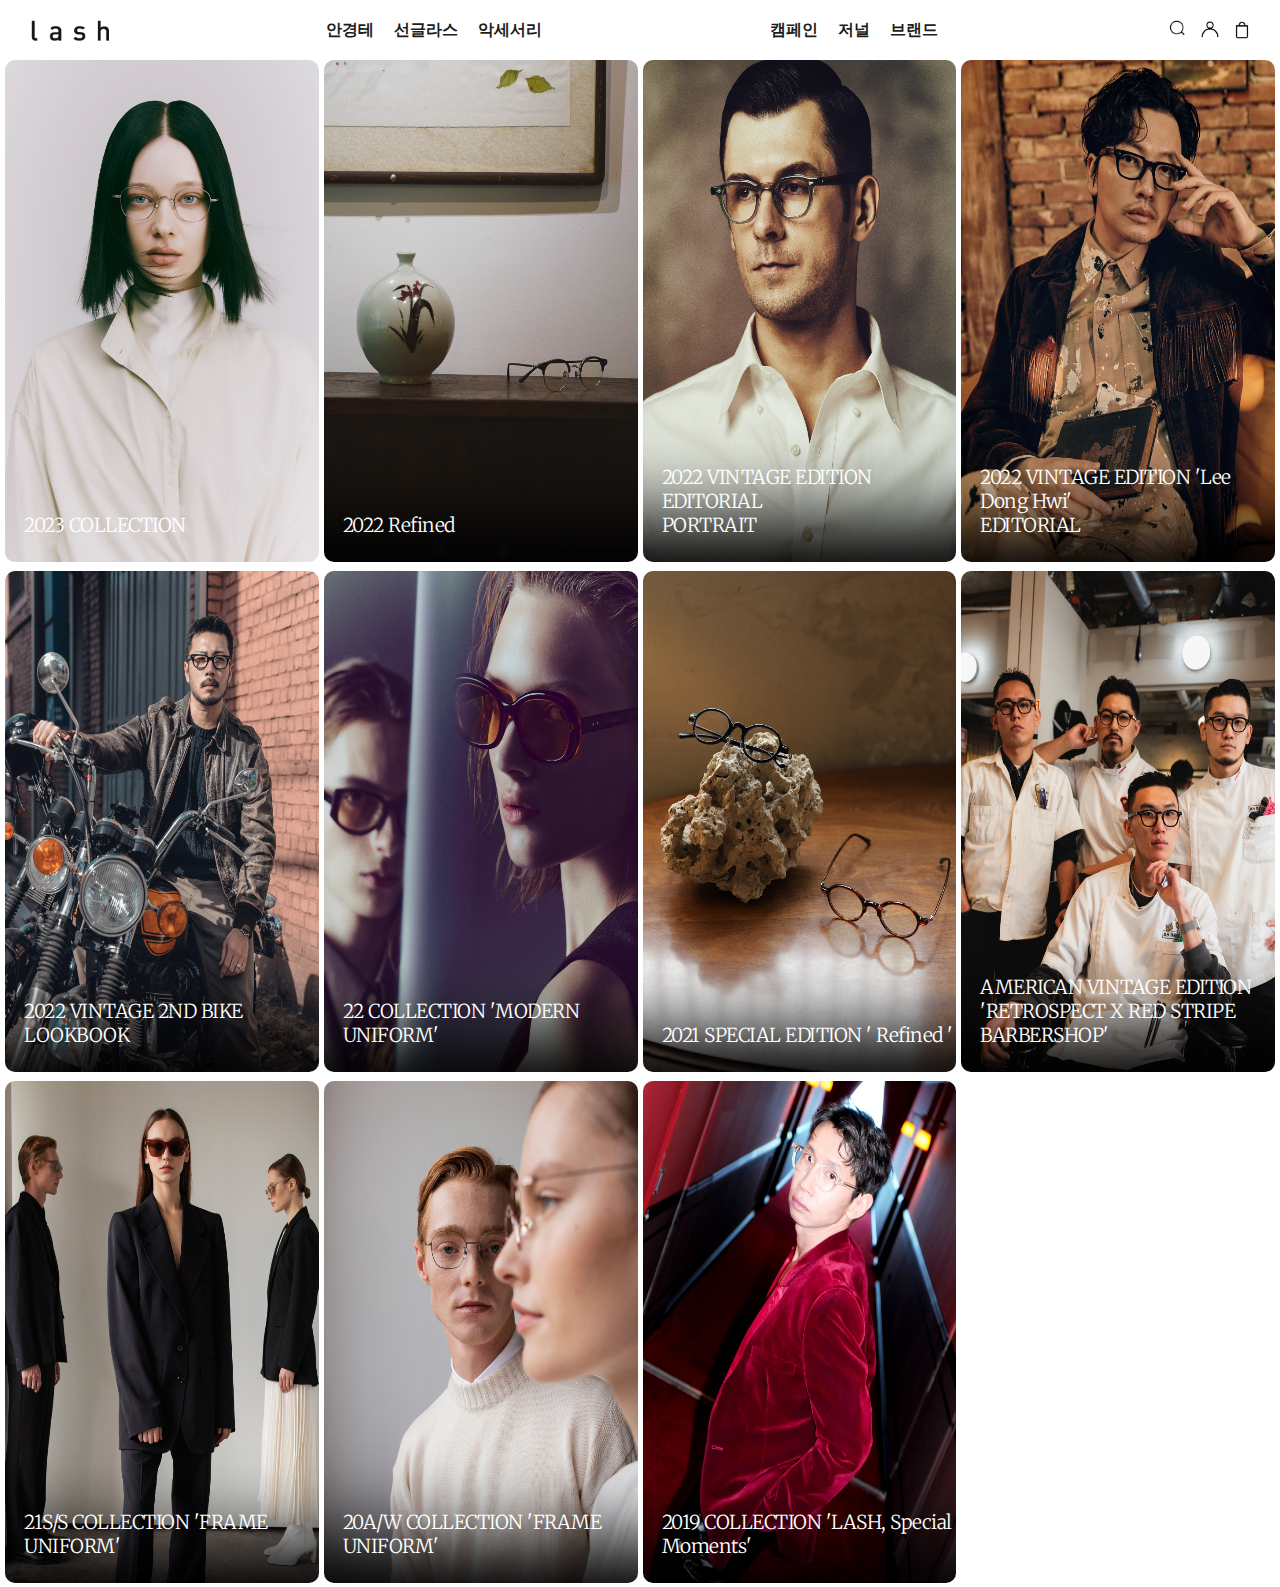
<file: pages/campaign.html>
<!DOCTYPE html>
<html lang="ko">
<head>
  <meta charset="UTF-8">
  <meta http-equiv="X-UA-Compatible" content="IE=edge">
  <meta name="viewport" content="width=device-width, initial-scale=1.0">
  <link rel="stylesheet" href="../css/style.css">
  <title>LASH 래쉬 &#124; 캠페인</title>
</head>
<body>
  <header class="header">
    <div class="header__inner">
      <h1 class="header__logo">
        <a href="../index.html">
          <img class="header__logo--img" src="../images/lash_logo.png" alt="lash">
        </a>
      </h1>
      <nav class="header__nav1">
        <a href="./frame.html" class="header__nav1--item">안경테</a>
        <a href="./sunglasses.html" class="header__nav1--item">선글라스</a>
        <a href="./accessorie.html" class="header__nav1--item">악세서리</a>
      </nav>
      <nav class="header__nav2">
        <a href="./campaign.html" class="header__nav2--item">캠페인</a>
        <a href="./journal.html" class="header__nav2--item">저널</a>
        <a href="./brand.html" class="header__nav2--item">브랜드</a>
      </nav>
      <div class="header__utill">
        <div class="header__utill--search">
          <a href="">
            <span class="hidden">검색</span>
            <img class="utill-img" src="../images/search.png" alt="">
          </a>
        </div>
        <a href="" class="header__utill--member">
          <span class="hidden">내 정보 보기</span>
          <img class="utill-img" src="../images/my.png" alt="">
        </a>
        <a href="" class="header__utill--order">
          <span class="hidden">장바구니</span>
          <img class="utill-img" src="../images/cart.png" alt="">
        </a>
      </div>
    </div>
    <div class="header__inner--mobile">
      <a class="header__menu" href="javascript:void(0);">메뉴</a>
      <div class="header__menu--block">
        <nav class="header__nav">
          <a class="header__nav--search" href="#">검색</a>
          <div class="header__nav--collection">
            <a class="header__nav--collection-btn" href="javascript:void(0);">아이웨어 컬렉션</a>
            <div class="header__nav--collection-box">
              <a class="header__nav--collection-item" href="./frame.html">안경테</a>
              <a class="header__nav--collection-item" href="./sunglasses.html">선글라스</a>
              <a class="header__nav--collection-item" href="./accessorie.html">악세서리</a>
            </div>
          </div>
          <a  class="header__nav--item" href="./campaign.html">캠페인</a>
          <a  class="header__nav--item" href="./journal.html">저널</a>
          <a  class="header__nav--item" href="./brand.html">브랜드</a>
        </nav>
        <nav class="header__utill">
          <a class="header__utill--item" href="#">login</a>
          <a class="header__utill--item" href="#">join us</a>
          <a class="header__utill--item" href="#">Contact Us</a>
          <a class="header__utill--item" href="#">FAQ</a>
        </nav>
      </div>
      <h1 class="header__logo">
        <a href="../index.html">
          <img class="header__logo--img" src="../images/lash_logo.png" alt="lash">
        </a>
      </h1>
      <a class="header__order" href="#">장바구니</a>
    </div>
  </header>
  <main>
    <section>
      <div class="campaign">
        <div class="campaign__inner">
          <div class="campaign__grid-box">
            <a href="" class="campaign__item">
              <img class="campaign__item--img" src="../images/캠페인/50878c172a9eb95ba97027022e8ddf0d.jpg" alt="">
              <span class="campaign__item--text">2023 COLLECTION</span>
            </a>
            <a href="" class="campaign__item">
              <img class="campaign__item--img" src="../images/캠페인/ae465342a5669dce5749e9052aadc1c6.jpg" alt="">
              <span class="campaign__item--text">2022 Refined</span>
            </a>
            <a href="" class="campaign__item">
              <img class="campaign__item--img" src="../images/캠페인/2d0f47ff50fe306ae766194ece0c63c6.jpg" alt="">
              <span class="campaign__item--text">2022 VINTAGE EDITION EDITORIAL<br>
                PORTRAIT</span>
            </a>
            <a href="" class="campaign__item">
              <img class="campaign__item--img" src="../images/캠페인/ebbc1528668f1af55ca200c94a9ba6ca.jpg" alt="">
              <span class="campaign__item--text">2022 VINTAGE EDITION &#39;Lee Dong Hwi&#39;<br>
                EDITORIAL</span>
            </a>
            <a href="" class="campaign__item">
              <img class="campaign__item--img" src="../images/캠페인/6a98cb4c20435a21ca50b22753f09061.jpg" alt="">
              <span class="campaign__item--text">2022 VINTAGE 2ND BIKE LOOKBOOK</span>
            </a>
            <a href="" class="campaign__item">
              <img class="campaign__item--img" src="../images/캠페인/59b8e78a363146cc1426edba5379adf8.jpg" alt="">
              <span class="campaign__item--text">22 COLLECTION &#39;MODERN UNIFORM&#39;</span>
            </a>
            <a href="" class="campaign__item">
              <img class="campaign__item--img" src="../images/캠페인/4a06805803758e8d25c07db525c6eb1f.jpg" alt="">
              <span class="campaign__item--text">2021 SPECIAL EDITION &#39; Refined &#39;</span>
            </a>
            <a href="" class="campaign__item">
              <img class="campaign__item--img" src="../images/캠페인/7e8f1d4a7a44538764242f1e52aba8d1.jpg" alt="">
              <span class="campaign__item--text">AMERICAN VINTAGE EDITION <br>
                &#39;RETROSPECT X RED STRIPE <br>
                BARBERSHOP&#39;</span>
            </a>
            <a href="" class="campaign__item">
              <img class="campaign__item--img" src="../images/캠페인/babd1c3fb28859b0b535c70a9d712de2.jpg" alt="">
              <span class="campaign__item--text">21S&#47;S COLLECTION &#39;FRAME UNIFORM&#39;</span>
            </a>
            <a href="" class="campaign__item">
              <img class="campaign__item--img" src="../images/캠페인/b3396317124f022c8b0ec27aceb9e65a.jpg" alt="">
              <span class="campaign__item--text">20A&#47;W COLLECTION &#39;FRAME UNIFORM&#39;</span>
            </a>
            <a href="" class="campaign__item">
              <img class="campaign__item--img" src="../images/캠페인/b1ced331ecb9d4926dde528a232d5f50.jpg" alt="">
              <span class="campaign__item--text">2019 COLLECTION &#39;LASH, Special Moments&#39;</span>
            </a>
          </div>
        </div>
      </div>
    </section>
  </main>
  <script src="../mobile/js/mobile-header.js"></script>
</body>
</html>
</file>
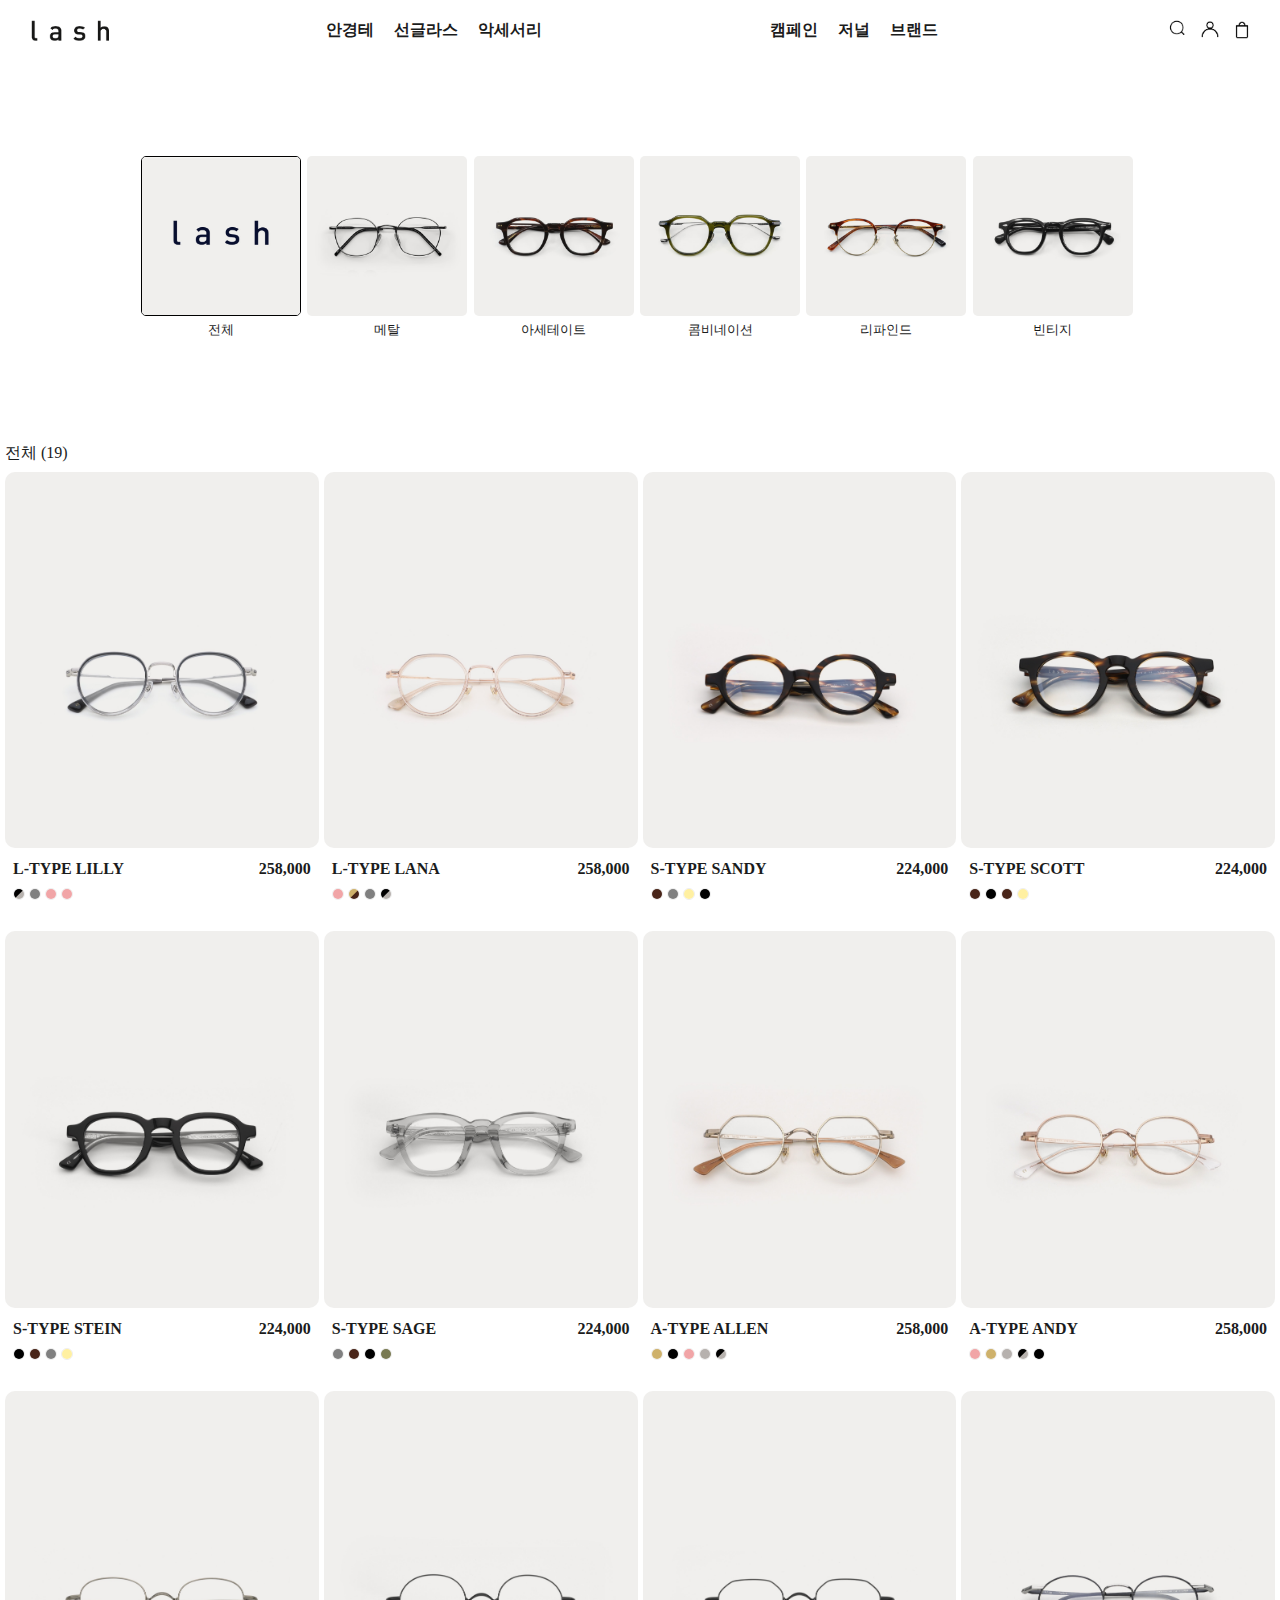
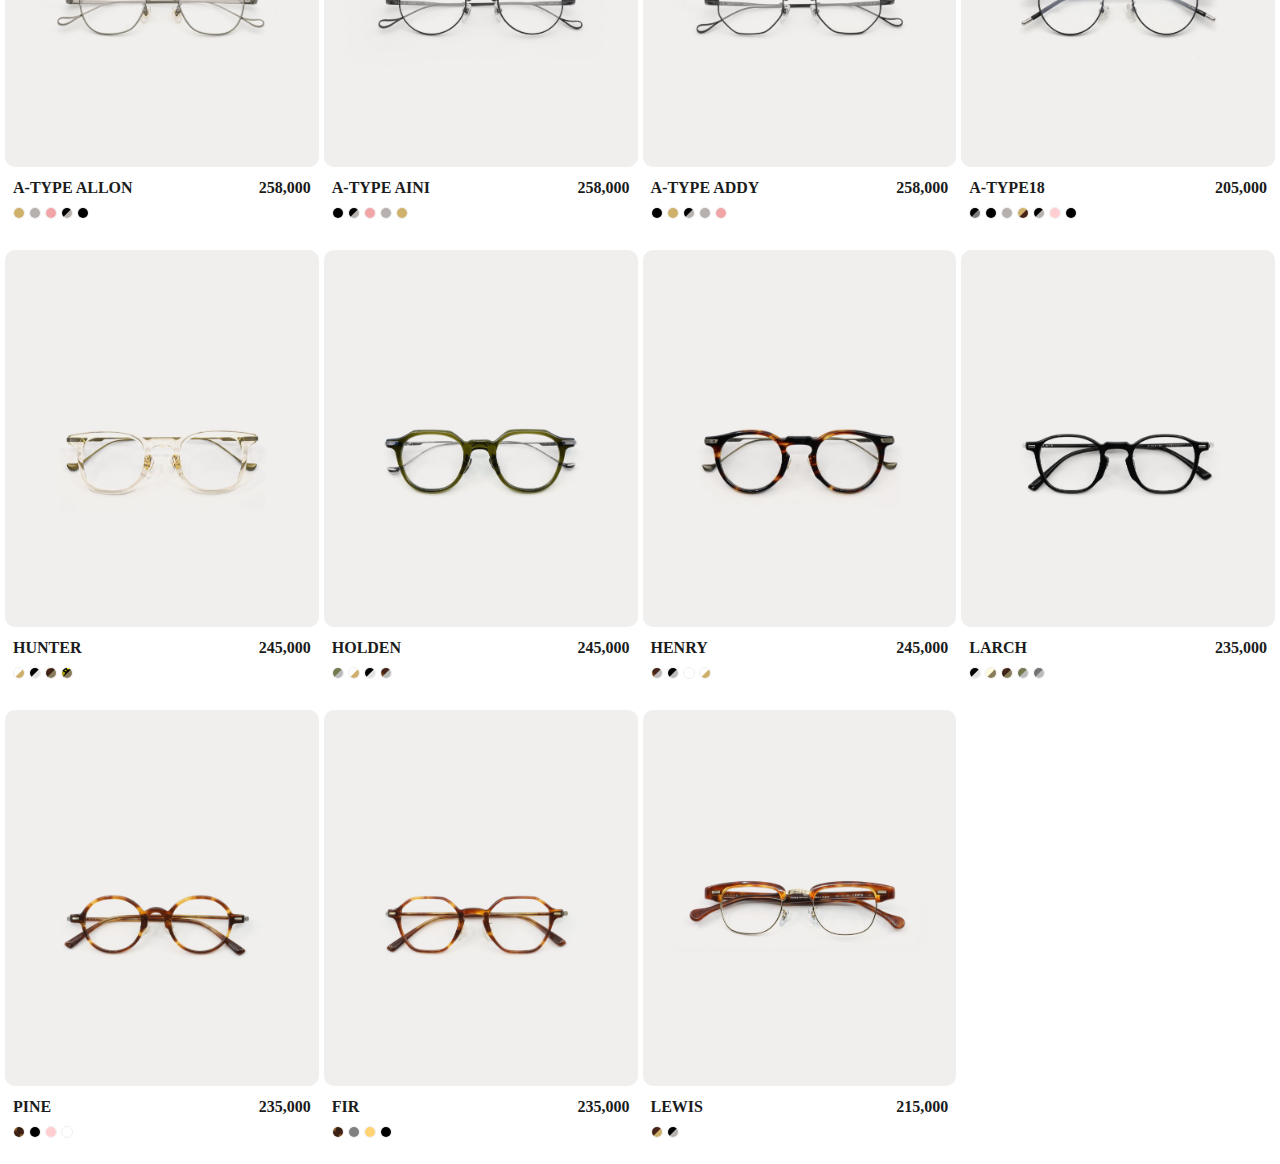
<file: pages/frame.html>
<!DOCTYPE html>
<html lang="ko">
<head>
  <meta charset="UTF-8">
  <meta http-equiv="X-UA-Compatible" content="IE=edge">
  <meta name="viewport" content="width=device-width, initial-scale=1.0">
  <link rel="stylesheet" href="../css/style.css">
  <title>LASH 래쉬 &#124; 안경테</title>
</head>
<body>
  <header class="header">
    <div class="header__inner">
      <h1 class="header__logo">
        <a href="../index.html">
          <img class="header__logo--img" src="../images/lash_logo.png" alt="lash">
        </a>
      </h1>
      <nav class="header__nav1">
        <a href="./frame.html" class="header__nav1--item">안경테</a>
        <a href="./sunglasses.html" class="header__nav1--item">선글라스</a>
        <a href="./accessorie.html" class="header__nav1--item">악세서리</a>
      </nav>
      <nav class="header__nav2">
        <a href="./campaign.html" class="header__nav2--item">캠페인</a>
        <a href="./journal.html" class="header__nav2--item">저널</a>
        <a href="./brand.html" class="header__nav2--item">브랜드</a>
      </nav>
      <div class="header__utill">
        <div class="header__utill--search">
          <a href="#">
            <span class="hidden">검색</span>
            <img class="utill-img" src="../images/search.png" alt="">
          </a>
        </div>
        <a href="#" class="header__utill--member">
          <span class="hidden">내 정보 보기</span>
          <img class="utill-img" src="../images/my.png" alt="">
        </a>
        <a href="#" class="header__utill--order">
          <span class="hidden">장바구니</span>
          <img class="utill-img" src="../images/cart.png" alt="">
        </a>
      </div>
    </div>
    <div class="header__inner--mobile">
      <a class="header__menu" href="javascript:void(0);">메뉴</a>
      <div class="header__menu--block">
        <nav class="header__nav">
          <a class="header__nav--search" href="">검색</a>
          <div class="header__nav--collection">
            <a class="header__nav--collection-btn" href="javascript:void(0);">아이웨어 컬렉션</a>
            <div class="header__nav--collection-box">
              <a class="header__nav--collection-item" href="./frame.html">안경테</a>
              <a class="header__nav--collection-item" href="./sunglasses.html">선글라스</a>
              <a class="header__nav--collection-item" href="./accessorie.html">악세서리</a>
            </div>
          </div>
          <a  class="header__nav--item" href="./campaign.html">캠페인</a>
          <a  class="header__nav--item" href="./journal.html">저널</a>
          <a  class="header__nav--item" href="./brand.html">브랜드</a>
        </nav>
        <nav class="header__utill">
          <a class="header__utill--item" href="#">login</a>
          <a class="header__utill--item" href="#">join us</a>
          <a class="header__utill--item" href="#">Contact Us</a>
          <a class="header__utill--item" href="#">FAQ</a>
        </nav>
      </div>
      <h1 class="header__logo">
        <a href="../index.html">
          <img class="header__logo--img" src="../images/lash_logo.png" alt="lash">
        </a>
      </h1>
      <a class="header__order" href="#">장바구니</a>
    </div>
  </header>
  <main>
    <section>
      <div class="category">
        <div class="category__inner">
          <a href="javascript:void(0);" class="category__item category__all current-page">
            <img class="category__item--img category__all--img" src="../images/안경테/cn_all.jpg" alt="">
            <span class="category__item--text">전체</span>
          </a>
          <a href="javascript:void(0);" class="category__item category__metal">
            <img class="category__item--img category__metal--img" src="../images/안경테/cn_metal.jpg" alt="메탈 안경테">
            <span class="category__item--text">메탈</span>
          </a>
          <a href="javascript:void(0);" class="category__item category__acetate">
            <img class="category__item--img category__acetate--img" src="../images/안경테/cn_acetate.jpg" alt="아세테이트 안경테">
            <span class="category__item--text">아세테이트</span>
          </a>
          <a href="javascript:void(0);" class="category__item category__combination">
            <img class="category__item--img category__combination--img" src="../images/안경테/cn_combi.jpg" alt="콤비네이션 안경테">
            <span class="category__item--text">콤비네이션</span>
          </a>
          <a href="javascript:void(0);" class="category__item category__refined">
            <img class="category__item--img category__refined--img" src="../images/안경테/cn_refined.jpg" alt="리파인드 안경테">
            <span class="category__item--text">리파인드</span>
          </a>
          <a href="javascript:void(0);" class="category__item category__vintage">
            <img class="category__item--img category__vintage--img" src="../images/안경테/cn_vintage.jpg" alt="빈티지 안경테">
            <span class="category__item--text">빈티지</span>
          </a>
        </div>
      </div>
    </section>
    <section>
      <div class="glasses">
        <div class="glasses__inner">
          <span class="glasses__count">전체 	&#40;19&#41;</span>
          <div class="glasses__grid-box">
            <div class="item block combination">
              <a class="item__link" href="./hope-gg16.html">
                <img class="item__img item0" src="../images/안경테/fde599a4211cc01154d4435957e9d42b.jpg" alt="안경테 L-TYPE LILLY">
                <div class="item__info">
                  <p class="item__info--name">L-TYPE LILLY</p>
                  <span class="item__info--price">258,000</span>
                </div>
              </a>
              <div class="item__color">
                <a class="item-color item0-0" href="javascript:void(0);">
                  <img class="item__color--img" src="../images/안경테/Black&Silver.jpg" alt="블랙-실버 색상">
                </a>
                <a class="item-color item0-1" href="javascript:void(0);">
                  <img class="item__color--img" src="../images/안경테/Gray.jpg" alt="그레이 색상">
                </a>
                <a class="item-color item0-2" href="javascript:void(0);">
                  <img class="item__color--img" src="../images/안경테/Rosegold.jpg" alt="로즈골드 색상">
                </a>
                <a class="item-color item0-3" href="javascript:void(0);">
                  <img class="item__color--img" src="../images/안경테/Rosegold.jpg" alt="로즈골드 색상">
                </a>
              </div>
            </div>
            <div class="item block combination">
              <a class="item__link" href="./hope-mg20.html">
                <img class="item__img item1" src="../images/안경테/e27bf12d782676c3725e5d70940a36c3.jpg" alt="안경테 L-TYPE LANA">
                <div class="item__info">
                  <p class="item__info--name">L-TYPE LANA</p>
                  <span class="item__info--price">258,000</span>
                </div>
              </a>
              <div class="item__color">
                <a class="item-color item1-0" href="javascript:void(0);">
                  <img class="item__color--img" src="../images/안경테/Rosegold.jpg" alt="로즈골드 색상">
                </a>
                <a class="item-color item1-1" href="javascript:void(0);">
                  <img class="item__color--img" src="../images/안경테/Gold&Brown.jpg" alt="골드, 브라운 색상">
                </a>
                <a class="item-color item1-2" href="javascript:void(0);">
                  <img class="item__color--img" src="../images/안경테/Gray.jpg" alt="그레이 색상">
                </a>
                <a class="item-color item1-3" href="javascript:void(0);">
                  <img class="item__color--img" src="../images/안경테/Black&Silver.jpg" alt="블랙-실버 색상">
                </a>
              </div>
            </div>
            <div class="item block acetate">
              <a class="item__link" href="./hope-wh19.html">
                <img class="item__img item2" src="../images/안경테/15db21593eedef3e892ff0d401fdef6f.jpg" alt="안경테 S-TYPE SANDY">
                <div class="item__info">
                  <p class="item__info--name">S-TYPE SANDY</p>
                  <span class="item__info--price">224,000</span>
                </div>
              </a>
              <div class="item__color">
                <a class="item-color item2-0" href="javascript:void(0);">
                  <img class="item__color--img" src="../images/안경테/Brown.jpg" alt="브라운 색상">
                </a>
                <a class="item-color item2-1" href="javascript:void(0);">
                  <img class="item__color--img" src="../images/안경테/Gray.jpg" alt="그레이 색상">
                </a>
                <a class="item-color item2-2" href="javascript:void(0);">
                  <img class="item__color--img" src="../images/안경테/Ivory.jpg" alt="아이보리 색상">
                </a>
                <a class="item-color item2-3" href="javascript:void(0);">
                  <img class="item__color--img" src="../images/안경테/Black.jpg" alt="블랙 색상">
                </a>
              </div>
            </div>
            <div class="item block acetate">
              <a class="item__link" href="./hope-gg16.html">
                <img class="item__img item3" src="../images/안경테/6d949100e4b636080c003a959be47587.jpg" alt="안경테 S-TYPE SCOTT">
                <div class="item__info">
                  <p class="item__info--name">S-TYPE SCOTT</p>
                  <span class="item__info--price">224,000</span>
                </div>
              </a>
              <div class="item__color">
                <a class="item-color item3-0" href="javascript:void(0);">
                  <img class="item__color--img" src="../images/안경테/Brown.jpg" alt="브라운 색상">
                </a>
                <a class="item-color item3-1" href="javascript:void(0);">
                  <img class="item__color--img" src="../images/안경테/Black.jpg" alt="블랙 색상">
                </a>
                <a class="item-color item3-2" href="javascript:void(0);">
                  <img class="item__color--img" src="../images/안경테/Brown.jpg" alt="브라운 색상">
                </a>
                <a class="item-color item3-3" href="javascript:void(0);">
                  <img class="item__color--img" src="../images/안경테/Ivory.jpg" alt="아이보리 색상">
                </a>
              </div>
            </div>
            <div class="item block acetate">
              <a class="item__link" href="./hope-mg20.html">
                <img class="item__img item4" src="../images/안경테/f261b26629c8d9bd2f7a0105df346630.jpg" alt="안경테 S-TYPE STEIN">
                <div class="item__info">
                  <p class="item__info--name">S-TYPE STEIN</p>
                  <span class="item__info--price">224,000</span>
                </div>
              </a>
              <div class="item__color">
                <a class="item-color item4-0" href="javascript:void(0);">
                  <img class="item__color--img" src="../images/안경테/Black.jpg" alt="블랙 색상">
                </a>
                <a class="item-color item4-1" href="javascript:void(0);">
                  <img class="item__color--img" src="../images/안경테/Brown.jpg" alt="브라운 색상">
                </a>
                <a class="item-color item4-2" href="javascript:void(0);">
                  <img class="item__color--img" src="../images/안경테/Gray.jpg" alt="그레이 색상">
                </a>
                <a class="item-color item4-3" href="javascript:void(0);">
                  <img class="item__color--img" src="../images/안경테/Ivory.jpg" alt="아이보리 색상">
                </a>
              </div>
            </div>
            <div class="item block acetate">
              <a class="item__link" href="./hope-wh19.html">
                <img class="item__img item5" src="../images/안경테/b42a6ba46f4079bcd164b3188beb76b0.jpg" alt="안경테 S-TYPE SAGE">
                <div class="item__info">
                  <p class="item__info--name">S-TYPE SAGE</p>
                  <span class="item__info--price">224,000</span>
                </div>
              </a>
              <div class="item__color">
                <a class="item-color item5-0" href="javascript:void(0);">
                  <img class="item__color--img" src="../images/안경테/Gray.jpg" alt="그레이 색상">
                </a>
                <a class="item-color item5-1" href="javascript:void(0);">
                  <img class="item__color--img" src="../images/안경테/Brown.jpg" alt="브라운 색상">
                </a>
                <a class="item-color item5-2" href="javascript:void(0);">
                  <img class="item__color--img" src="../images/안경테/Black.jpg" alt="블랙 색상">
                </a>
                <a class="item-color item5-3" href="javascript:void(0);">
                  <img class="item__color--img" src="../images/안경테/Khaki.jpg" alt="카키 색상">
                </a>
              </div>
            </div>
            <div class="item block metal">
              <a class="item__link" href="./hope-gg16.html">
                <img class="item__img item6" src="../images/안경테/ee4c766cd927d8bb93efa827206f9794.jpg" alt="안경테 A-TYPE ALLEN">
                <div class="item__info">
                  <p class="item__info--name">A-TYPE ALLEN</p>
                  <span class="item__info--price">258,000</span>
                </div>
              </a>
              <div class="item__color">
                <a class="item-color item6-0" href="javascript:void(0);">
                  <img class="item__color--img" src="../images/안경테/Gold.jpg" alt="골드 색상">
                </a>
                <a class="item-color item6-1" href="javascript:void(0);">
                  <img class="item__color--img" src="../images/안경테/Black.jpg" alt="블랙 색상">
                </a>
                <a class="item-color item6-2" href="javascript:void(0);">
                  <img class="item__color--img" src="../images/안경테/Rosegold.jpg" alt="로즈골드 색상">
                </a>
                <a class="item-color item6-3" href="javascript:void(0);">
                  <img class="item__color--img" src="../images/안경테/Silver.jpg" alt="실버 색상">
                </a>
                <a class="item-color item6-4" href="javascript:void(0);">
                  <img class="item__color--img" src="../images/안경테/Black&Silver.jpg" alt="블랙-실버 색상">
                </a>
              </div>
            </div>
            <div class="item block metal">
              <a class="item__link" href="./hope-mg20.html">
                <img class="item__img item7" src="../images/안경테/ad8b4fffd874b10be971cb4800ebe12b.jpg" alt="안경테 A-TYPE ANDY">
                <div class="item__info">
                  <p class="item__info--name">A-TYPE ANDY</p>
                  <span class="item__info--price">258,000</span>
                </div>
              </a>
              <div class="item__color">
                <a class="item-color item7-0" href="javascript:void(0);">
                  <img class="item__color--img" src="../images/안경테/Rosegold.jpg" alt="로즈골드 색상">
                </a>
                <a class="item-color item7-1" href="javascript:void(0);">
                  <img class="item__color--img" src="../images/안경테/Gold.jpg" alt="골드 색상">
                </a>
                <a class="item-color item7-2" href="javascript:void(0);">
                  <img class="item__color--img" src="../images/안경테/Silver.jpg" alt="실버 색상">
                </a>
                <a class="item-color item7-3" href="javascript:void(0);">
                  <img class="item__color--img" src="../images/안경테/Black&Silver.jpg" alt="블랙-실버 색상">
                </a>
                <a class="item-color item7-4" href="javascript:void(0);">
                  <img class="item__color--img" src="../images/안경테/Black.jpg" alt="블랙 색상">
                </a>
              </div>
            </div>
            <div class="item block metal">
              <a class="item__link" href="./hope-wh19.html">
                <img class="item__img item8" src="../images/안경테/e357bb0f99f7fa1db24359876c9a6cc0.jpg" alt="안경테 A-TYPE ALLON">
                <div class="item__info">
                  <p class="item__info--name">A-TYPE ALLON</p>
                  <span class="item__info--price">258,000</span>
                </div>
              </a>
              <div class="item__color">
                <a class="item-color item8-0" href="javascript:void(0);">
                  <img class="item__color--img" src="../images/안경테/Gold.jpg" alt="골드 색상">
                </a>
                <a class="item-color item8-1" href="javascript:void(0);">
                  <img class="item__color--img" src="../images/안경테/Silver.jpg" alt="실버 색상">
                </a>
                <a class="item-color item8-2" href="javascript:void(0);">
                  <img class="item__color--img" src="../images/안경테/Rosegold.jpg" alt="로즈골드 색상">
                </a>
                <a class="item-color item8-3" href="javascript:void(0);">
                  <img class="item__color--img" src="../images/안경테/Black&Silver.jpg" alt="블랙-실버 색상">
                </a>
                <a class="item-color item8-4" href="javascript:void(0);">
                  <img class="item__color--img" src="../images/안경테/Black.jpg" alt="블랙 색상">
                </a>
              </div>
            </div>
            <div class="item block metal">
              <a class="item__link" href="./hope-gg16.html">
                <img class="item__img item9" src="../images/안경테/91c94cdcf42d2be0d38114a67d5612ec.jpg" alt="안경테 A-TYPE AINI">
                <div class="item__info">
                  <p class="item__info--name">A-TYPE AINI</p>
                  <span class="item__info--price">258,000</span>
                </div>
              </a>
              <div class="item__color">
                <a class="item-color item9-0" href="javascript:void(0);">
                  <img class="item__color--img" src="../images/안경테/Black.jpg" alt="블랙 색상">
                </a>
                <a class="item-color item9-1" href="javascript:void(0);">
                  <img class="item__color--img" src="../images/안경테/Black&Silver.jpg" alt="블랙-실버 색상">
                </a>
                <a class="item-color item9-2" href="javascript:void(0);">
                  <img class="item__color--img" src="../images/안경테/Rosegold.jpg" alt="로즈골드 색상">
                </a>
                <a class="item-color item9-3" href="javascript:void(0);">
                  <img class="item__color--img" src="../images/안경테/Silver.jpg" alt="실버 색상">
                </a>
                <a class="item-color item9-4" href="javascript:void(0);">
                  <img class="item__color--img" src="../images/안경테/Gold.jpg" alt="골드 색상">
                </a>
              </div>
            </div>
            <div class="item block metal">
              <a class="item__link" href="./hope-mg20.html">
                <img class="item__img item10" src="../images/안경테/70bff802d1e68107a605128d08a09a91.jpg" alt="안경테 A-TYPE ADDY">
                <div class="item__info">
                  <p class="item__info--name">A-TYPE ADDY</p>
                  <span class="item__info--price">258,000</span>
                </div>
              </a>
              <div class="item__color">
                <a class="item-color item10-0" href="javascript:void(0);">
                  <img class="item__color--img" src="../images/안경테/Black.jpg" alt="블랙 색상">
                </a>
                <a class="item-color item10-1" href="javascript:void(0);">
                  <img class="item__color--img" src="../images/안경테/Gold.jpg" alt="골드 색상">
                </a>
                <a class="item-color item10-2" href="javascript:void(0);">
                  <img class="item__color--img" src="../images/안경테/Black&Silver.jpg" alt="블랙-실버 색상">
                </a>
                <a class="item-color item10-3" href="javascript:void(0);">
                  <img class="item__color--img" src="../images/안경테/Silver.jpg" alt="실버 색상">
                </a>
                <a class="item-color item10-4" href="javascript:void(0);">
                  <img class="item__color--img" src="../images/안경테/Rosegold.jpg" alt="로즈골드 색상">
                </a>
              </div>
            </div>
            <div class="item block metal">
              <a class="item__link" href="./hope-wh19.html">
                <img class="item__img item11" src="../images/안경테/7954325b77f2732a833037a5c8d569ef.jpg" alt="안경테 A-TYPE18">
                <div class="item__info">
                  <p class="item__info--name">A-TYPE18</p>
                  <span class="item__info--price">205,000</span>
                </div>
              </a>
              <div class="item__color">
                <a class="item-color item11-0" href="javascript:void(0);">
                  <img class="item__color--img" src="../images/안경테/Black&Gray.jpg" alt="블랙-그레이 색상">
                </a>
                <a class="item-color item11-1" href="javascript:void(0);">
                  <img class="item__color--img" src="../images/안경테/Black.jpg" alt="블랙 색상">
                </a>
                <a class="item-color item11-2" href="javascript:void(0);">
                  <img class="item__color--img" src="../images/안경테/Silver.jpg" alt="실버 색상">
                </a>
                <a class="item-color item11-3" href="javascript:void(0);">
                  <img class="item__color--img" src="../images/안경테/Gold&Brown.jpg" alt="골드-브라운 색상">
                </a>
                <a class="item-color item11-4" href="javascript:void(0);">
                  <img class="item__color--img" src="../images/안경테/Black&Silver.jpg" alt="블랙-실버 색상">
                </a>
                <a class="item-color item11-5" href="javascript:void(0);">
                  <img class="item__color--img" src="../images/안경테/Pink.jpg" alt="핑크 색상">
                </a>
                <a class="item-color item11-6" href="javascript:void(0);">
                  <img class="item__color--img" src="../images/안경테/Black.jpg" alt="블랙 색상">
                </a>
              </div>
            </div>
            <div class="item block combination">
              <a class="item__link" href="./hope-gg16.html">
                <img class="item__img item12" src="../images/안경테/49663b8fb02f174b5db5e3d10b3ae5de.jpg" alt="안경테 HUNTER">
                <div class="item__info">
                  <p class="item__info--name">HUNTER</p>
                  <span class="item__info--price">245,000</span>
                </div>
              </a>
              <div class="item__color">
                <a class="item-color item12-0" href="javascript:void(0);">
                  <img class="item__color--img" src="../images/안경테/c3.jpg" alt="화이트-골드 색상">
                </a>
                <a class="item-color item12-1" href="javascript:void(0);">
                  <img class="item__color--img" src="../images/안경테/c1.jpg" alt="블랙-실버 색상">
                </a>
                <a class="item-color item12-2" href="javascript:void(0);">
                  <img class="item__color--img" src="../images/안경테/c2.jpg" alt="호피무늬-카키 색상">
                </a>
                <a class="item-color item12-3" href="javascript:void(0);">
                  <img class="item__color--img" src="../images/안경테/c4.jpg" alt="벌무늬-카키 색상">
                </a>
              </div>
            </div>
            <div class="item block combination">
              <a class="item__link" href="./hope-mg20.html">
                <img class="item__img item13" src="../images/안경테/c8a3158670350cb308fcab2517373902.jpg" alt="안경테 HOLDEN">
                <div class="item__info">
                  <p class="item__info--name">HOLDEN</p>
                  <span class="item__info--price">245,000</span>
                </div>
              </a>
              <div class="item__color">
                <a class="item-color item13-0" href="javascript:void(0);">
                  <img class="item__color--img" src="../images/안경테/c4-(1).jpg" alt="카키-실버 색상">
                </a>
                <a class="item-color item13-1" href="javascript:void(0);">
                  <img class="item__color--img" src="../images/안경테/c3.jpg" alt="화이트-골드 색상">
                </a>
                <a class="item-color item13-2" href="javascript:void(0);">
                  <img class="item__color--img" src="../images/안경테/c1.jpg" alt="블랙-그레이 색상">
                </a>
                <a class="item-color item13-3" href="javascript:void(0);">
                  <img class="item__color--img" src="../images/안경테/c2-(8).jpg" alt="브라운 실버 색상">
                </a>
              </div>
            </div>
            <div class="item block combination">
              <a class="item__link" href="./hope-wh19.html">
                <img class="item__img item14" src="../images/안경테/c41b320a238c13dcae4033eb54ce9bae.jpg" alt="안경테 HENRY">
                <div class="item__info">
                  <p class="item__info--name">HENRY</p>
                  <span class="item__info--price">245,000</span>
                </div>
              </a>
              <div class="item__color">
                <a class="item-color item14-0" href="javascript:void(0);">
                  <img class="item__color--img" src="../images/안경테/c2-(8).jpg" alt="브라운-실버 색상">
                </a>
                <a class="item-color item14-1" href="javascript:void(0);">
                  <img class="item__color--img" src="../images/안경테/c1-(10).jpg" alt="블랙-그레이 색상">
                </a>
                <a class="item-color item14-2" href="javascript:void(0);">
                  <img class="item__color--img" src="../images/안경테/c3_real.jpg" alt="화이트 색상">
                </a>
                <a class="item-color item14-3" href="javascript:void(0);">
                  <img class="item__color--img" src="../images/안경테/c3.jpg" alt="화이트-골드 색상">
                </a>
              </div>
            </div>
            <div class="item block refined">
              <a class="item__link" href="./hope-gg16.html">
                <img class="item__img item15" src="../images/안경테/d6cc3def8cbddd9e7f0d8a6810441786.jpg" alt="안경테 LARCH">
                <div class="item__info">
                  <p class="item__info--name">LARCH</p>
                  <span class="item__info--price">235,000</span>
                </div>
              </a>
              <div class="item__color">
                <a class="item-color item15-0" href="javascript:void(0);">
                  <img class="item__color--img" src="../images/안경테/c1-(1).jpg" alt="블랙-실버 색상">
                </a>
                <a class="item-color item15-1" href="javascript:void(0);">
                  <img class="item__color--img" src="../images/안경테/c3-(4).jpg" alt="화이트-그레이 색상">
                </a>
                <a class="item-color item15-2" href="javascript:void(0);">
                  <img class="item__color--img" src="../images/안경테/c2.jpg" alt="브라운-그레이 색상">
                </a>
                <a class="item-color item15-3" href="javascript:void(0);">
                  <img class="item__color--img" src="../images/안경테/c5.jpg" alt="카키-실버 색상">
                </a>
                <a class="item-color item15-4" href="javascript:void(0);">
                  <img class="item__color--img" src="../images/안경테/c4-(3).jpg" alt="그레이-실버 색상">
                </a>
              </div>
            </div>
            <div class="item block refined">
              <a class="item__link" href="./hope-mg20.html">
                <img class="item__img item16" src="../images/안경테/96418b8350207f7f638d02db6ff5143f.jpg" alt="안경테 PINE">
                <div class="item__info">
                  <p class="item__info--name">PINE</p>
                  <span class="item__info--price">235,000</span>
                </div>
              </a>
              <div class="item__color">
                <a class="item-color item16-0" href="javascript:void(0);">
                  <img class="item__color--img" src="../images/안경테/c4-(9).jpg" alt="호피무늬 색상">
                </a>
                <a class="item-color item16-1" href="javascript:void(0);">
                  <img class="item__color--img" src="../images/안경테/Black.jpg" alt="블랙 색상">
                </a>
                <a class="item-color item16-2" href="javascript:void(0);">
                  <img class="item__color--img" src="../images/안경테/Pink.jpg" alt="핑크 색상">
                </a>
                <a class="item-color item16-3" href="javascript:void(0);">
                  <img class="item__color--img" src="../images/안경테/c3_real.jpg" alt="화이트 색상">
                </a>
              </div>
            </div>
            <div class="item block refined">
              <a class="item__link" href="./hope-wh19.html">
                <img class="item__img item17" src="../images/안경테/84474b2241ce3a34c4cd8d7f1640f66d.jpg" alt="안경테 FIR">
                <div class="item__info">
                  <p class="item__info--name">FIR</p>
                  <span class="item__info--price">235,000</span>
                </div>
              </a>
              <div class="item__color">
                <a class="item-color item17-0" href="javascript:void(0);">
                  <img class="item__color--img" src="../images/안경테/c4-(9).jpg" alt="호피무늬 색상">
                </a>
                <a class="item-color item17-1" href="javascript:void(0);">
                  <img class="item__color--img" src="../images/안경테/Gray.jpg" alt="그레이 색상">
                </a>
                <a class="item-color item17-2" href="javascript:void(0);">
                  <img class="item__color--img" src="../images/안경테/c3-(13).jpg" alt="어두운 노란색 색상">
                </a>
                <a class="item-color item17-3" href="javascript:void(0);">
                  <img class="item__color--img" src="../images/안경테/Black.jpg" alt="블랙 색상">
                </a>
              </div>
            </div>
            <div class="item block vintage">
              <a class="item__link" href="./hope-gg16.html">
                <img class="item__img item18" src="../images/안경테/d210a138dcec4d7f4e6182c25c5bd936.jpg" alt="안경테 LEWIS">
                <div class="item__info">
                  <p class="item__info--name">LEWIS</p>
                  <span class="item__info--price">215,000</span>
                </div>
              </a>
              <div class="item__color">
                <a class="item-color item18-0" href="javascript:void(0);">
                  <img class="item__color--img" src="../images/안경테/c4-(7).jpg" alt="브라운-골드 색상">
                </a>
                <a class="item-color item18-1" href="javascript:void(0);">
                  <img class="item__color--img" src="../images/안경테/Black&Silver.jpg" alt="블랙-실버 색상">
                </a>
              </div>
            </div>
            
          </div>
        </div>
      </div>
    </section>
  </main>
  <script src="../js/frame.js"></script>
  <script src="../mobile/js/mobile-header.js"></script>
</body>
</html>
</file>
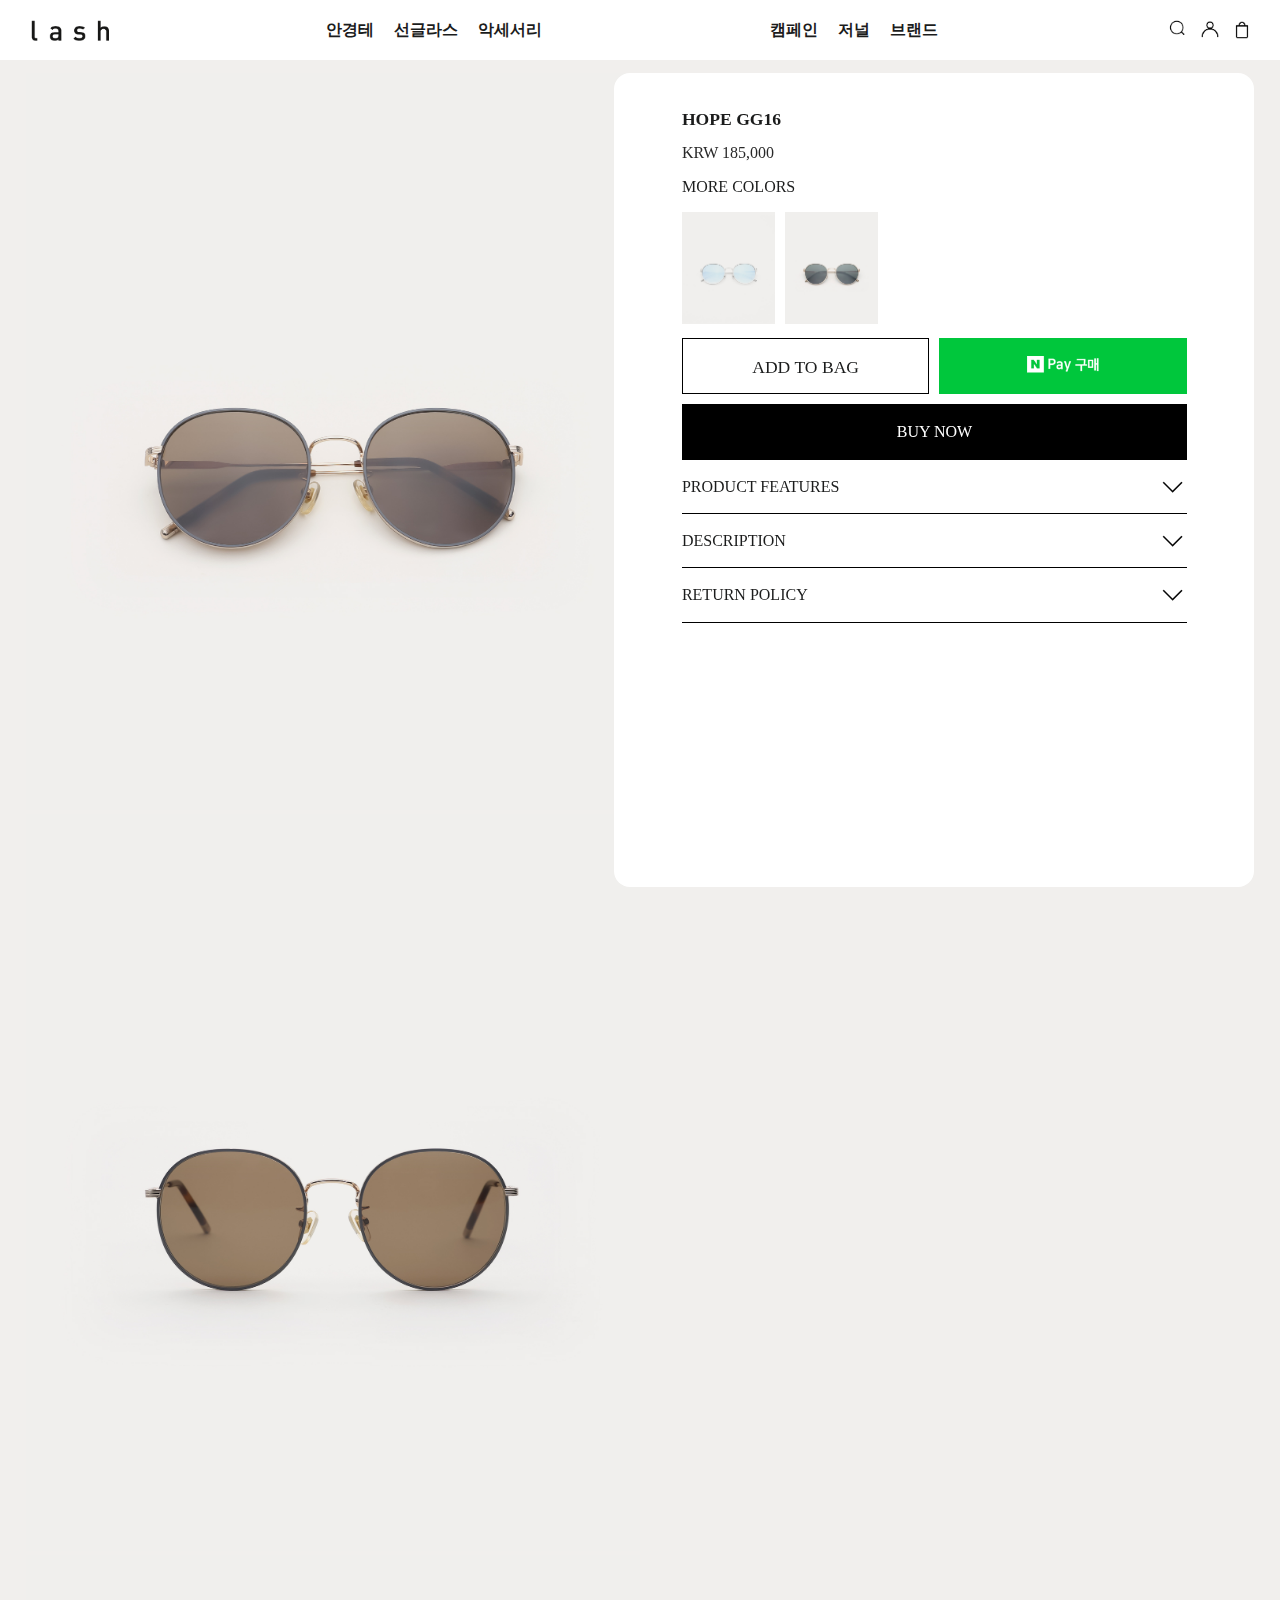
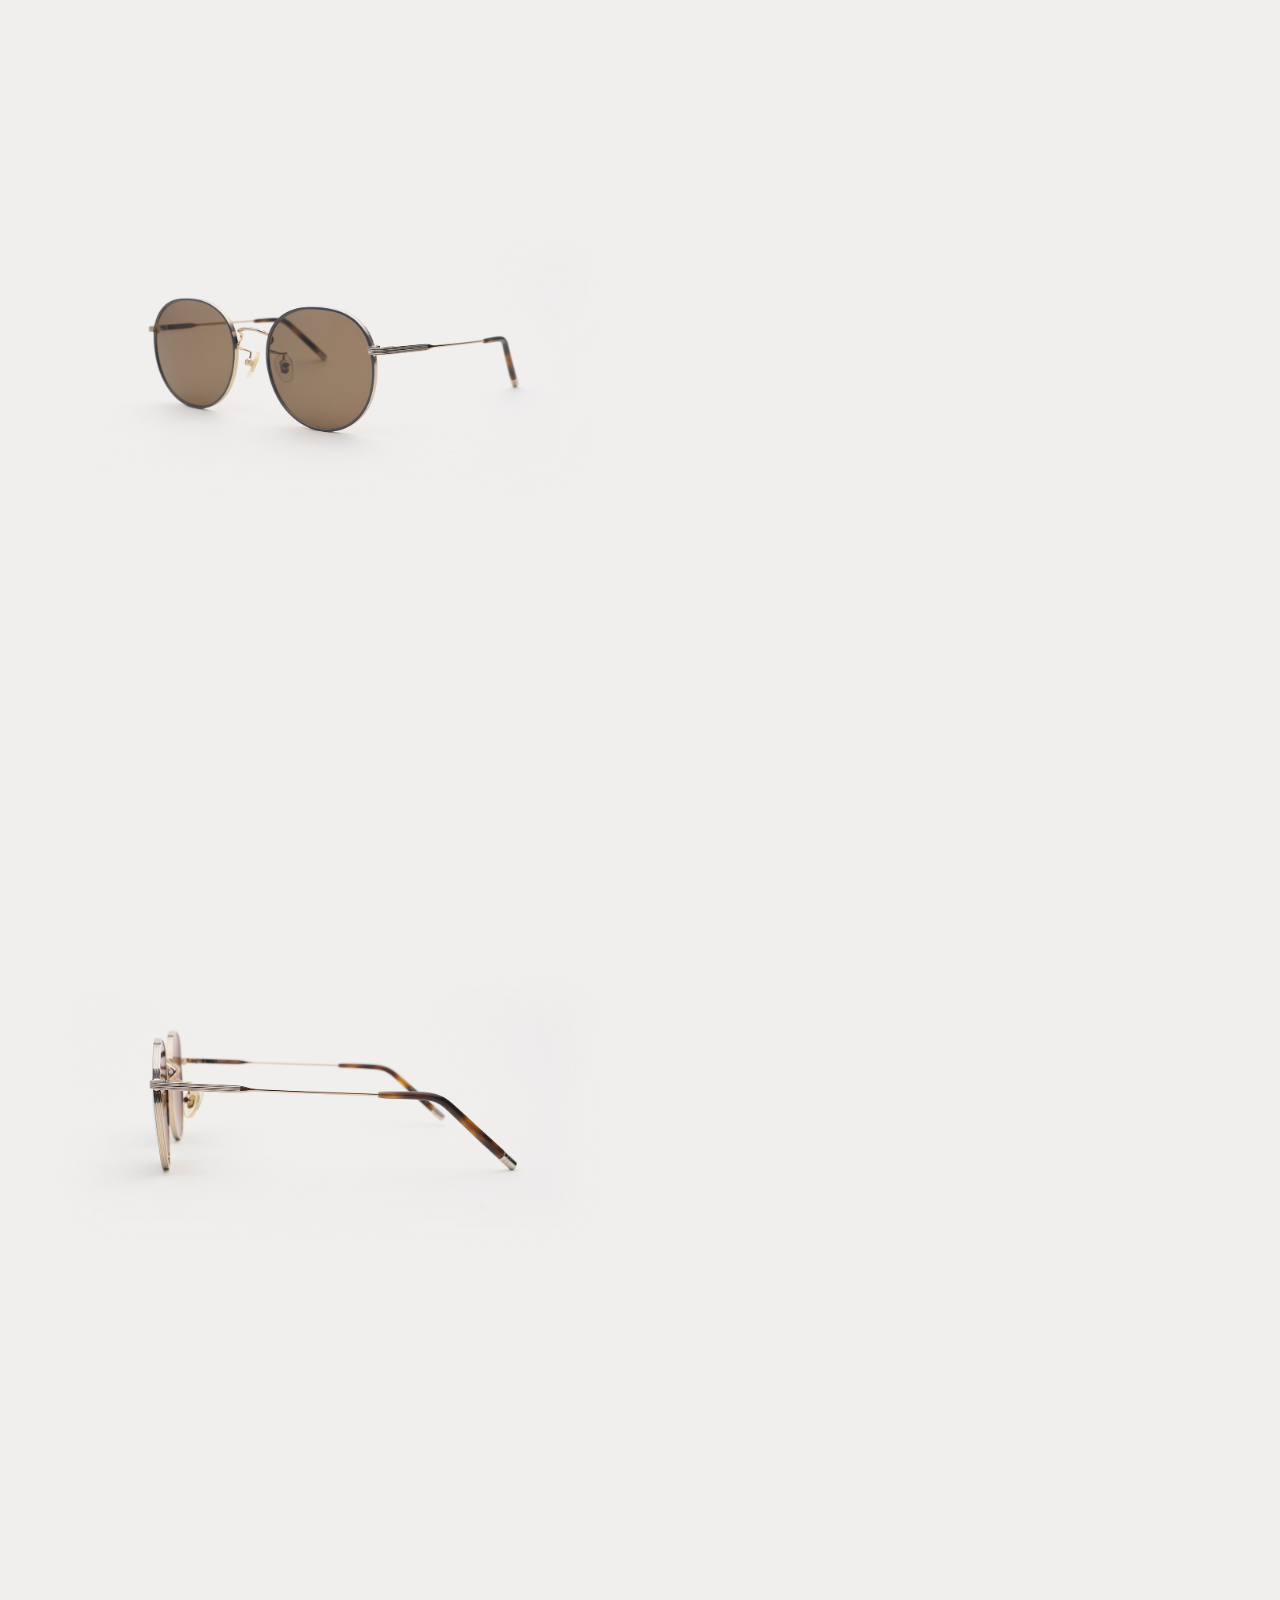
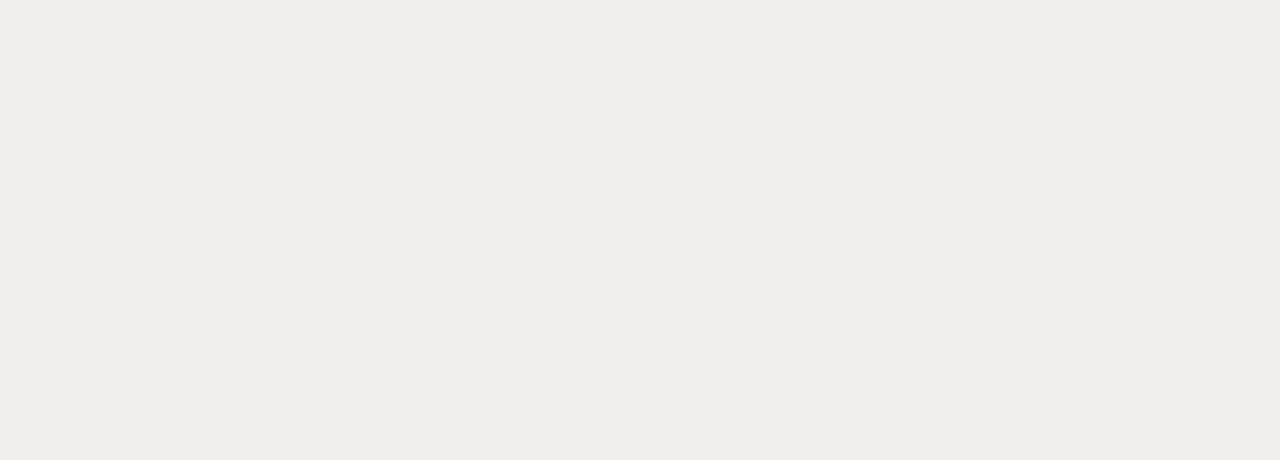
<file: pages/hope-gg16.html>
<!DOCTYPE html>
<html lang="ko">
<head>
  <meta charset="UTF-8">
  <meta http-equiv="X-UA-Compatible" content="IE=edge">
  <meta name="viewport" content="width=device-width, initial-scale=1.0">
  <link rel="stylesheet" href="../css/style.css">
  <script>
    //  PC웹페이지에 적용할부분
    var ua = window.navigator.userAgent.toLowerCase();
    var mobileWindowWidth
    if(/iphone/.test(ua) || /android/.test(ua) || /opera/.test(ua) || /bada/.test(ua) || /ipad/.test(ua) || /windows ce/.test(ua)) {
        document.location.replace("../mobile/pages/m-hope-gg16.html");
    }
  </script>
  <title>LASH 래쉬 &#124; 구매하기</title>
</head>
<body>
  <header class="header">
    <div class="header__inner">
      <h1 class="header__logo">
        <a href="../index.html">
          <img class="header__logo--img" src="../images/lash_logo.png" alt="lash">
        </a>
      </h1>
      <nav class="header__nav1">
        <a href="./frame.html" class="header__nav1--item">안경테</a>
        <a href="./sunglasses.html" class="header__nav1--item">선글라스</a>
        <a href="./accessorie.html" class="header__nav1--item">악세서리</a>
      </nav>
      <nav class="header__nav2">
        <a href="./campaign.html" class="header__nav2--item">캠페인</a>
        <a href="./journal.html" class="header__nav2--item">저널</a>
        <a href="./brand.html" class="header__nav2--item">브랜드</a>
      </nav>
      <div class="header__utill">
        <div class="header__utill--search">
          <a href="">
            <span class="hidden">검색</span>
            <img class="utill-img" src="../images/search.png" alt="">
          </a>
        </div>
        <a href="" class="header__utill--member">
          <span class="hidden">내 정보 보기</span>
          <img class="utill-img" src="../images/my.png" alt="">
        </a>
        <a href="" class="header__utill--order">
          <span class="hidden">장바구니</span>
          <img class="utill-img" src="../images/cart.png" alt="">
        </a>
      </div>
    </div>
    <div class="header__inner--mobile">
      <a class="header__menu" href="javascript:void(0);">메뉴</a>
      <div class="header__menu--block">
        <nav class="header__nav">
          <a class="header__nav--search" href="">검색</a>
          <div class="header__nav--collection">
            <a class="header__nav--collection-btn" href="javascript:void(0);">아이웨어 컬렉션</a>
            <div class="header__nav--collection-box">
              <a class="header__nav--collection-item" href="./frame.html">안경테</a>
              <a class="header__nav--collection-item" href="./sunglasses.html">선글라스</a>
              <a class="header__nav--collection-item" href="./accessorie.html">악세서리</a>
            </div>
          </div>
          <a  class="header__nav--item" href="./campaign.html">캠페인</a>
          <a  class="header__nav--item" href="./journal.html">저널</a>
          <a  class="header__nav--item" href="./brand.html">브랜드</a>
        </nav>
        <nav class="header__utill">
          <a class="header__utill--item" href="">login</a>
          <a class="header__utill--item" href="">join us</a>
          <a class="header__utill--item" href="">Contact Us</a>
          <a class="header__utill--item" href="">FAQ</a>
        </nav>
      </div>
      <h1 class="header__logo">
        <a href="">
          <img class="header__logo--img" src="../images/lash_logo.png" alt="lash">
        </a>
      </h1>
      <a class="header__order" href="">장바구니</a>
    </div>
  </header>
  <main>
    <section class="product">
      <div class="product__inner">
        <div class="product__scroll">
            <img class="product__scroll--img" src="../images/hope/c3b5ec4a1f3bf15f6f3f7c3b5e601675.jpg" alt="선글라스 hope">
            <img class="product__scroll--img" src="../images/hope/4e7236643ebc6cd61769f3c4a844958e.jpg" alt="선글라스 hope">
            <img class="product__scroll--img" src="../images/hope/55d3c36acec1a12d6a8deff8578cc944.jpg" alt="선글라스 hope">
            <img class="product__scroll--img" src="../images/hope/feb3b5905583744feb9b2d04111841b6.jpg" alt="선글라스 hope">
        </div>
        <div class="product__info info">
          <h2 class="info__text--title">HOPE GG16</h2>
          <span class="info__text--price">KRW 185,000</span>
          <p class="info__text--color">MORE COLORS</p>
          <div class="info__color">
            <a class="info__color--link" href="./hope-wh19.html">
              <span class="hidden">hope wh19색상 구매하러 가기</span>
              <img class="info__color--img" src="../images/hope/26323c46f965e2aee5e9e1f8b3d2a140.jpg" alt="선글라스 hope">
            </a>
            <a  class="info__color--link" href="./hope-mg20.html">
              <span class="hidden">hope mg20색상 구매하러 가기</span>
              <img class="info__color--img" src="../images/hope/a9ccb06d0a5a8048a969845d28408d38.jpg" alt="선글라스 hope">
            </a>
          </div>
          <div class="info__btn">
            <a class="info__btn--cart" href="">ADD TO BAG</a>
            <a class="info__btn--npay" href="">
              <span class="hidden">n pay로 구매</span>
            </a>
            <a class="info__btn--buy" href="">BUY NOW</a>
          </div>
          <div class="info__detail">
            <a class="info__detail--title info__title" href="javascript:void(0);">PRODUCT FEATURES</a>
            <div class="info__detail--text-box info__text-box">
              <p class="info__detail--text">
                Material<br>
                Metal<br>
                Front 140mm &#124; Lens Width 55mm &#124; Lens Height 50mm &#124; Bridge 21mm &#124; Temple 143mm<br>
                <br><br>
                소재<br>
                메탈<br>
                사이즈<br>
                전면길이 140mm &#124; 렌즈가로 55mm &#124; 렌즈세로 50mm &#124; 브릿지 21mm &#124; 다리길이 143mm
              </p>
            </div>
          </div>
          <div class="info__description">
            <a class="info__description--title info__title" href="javascript:void(0);">DESCRIPTION</a>
            <div class="info__description--text-box info__text-box">
              <br><br>
            </div>
          </div>
          <div class="info__shipping">
            <a class="info__shipping--title info__title" href="javascript:void(0);">RETURN POLICY</a>
            <div class="info__shipping--text-box info__text-box">
              <ol class="info__shipping--lists">
                <li>배송 지역 : 전국 (도서산간지역 포함)</li>
                <li>배송 운임 : 기본 무료 배송 (도서산간지역의 경우 추가 배송비가 부과됩니다.)</li>
                <li>배송 기간 : 결제일 기준 2~4일 (영업일 기준이며, 택배사 사정에 의해 지연이 될 수 있습니다.)</li>
                <li>해외 배송 기간 : 결제일 기준 4~10일 (영업일 기준이며, 택배사 사정에 의해 지연이 될 수 있습니다.)</li>
              </ol>
            </div>
          </div>
        </div>
      </div>
    </section>
  </main>
  <script src="../mobile/js/mobile-header.js"></script>
  <script src="../js/buy.js"></script>
</body>
</html>
</file>
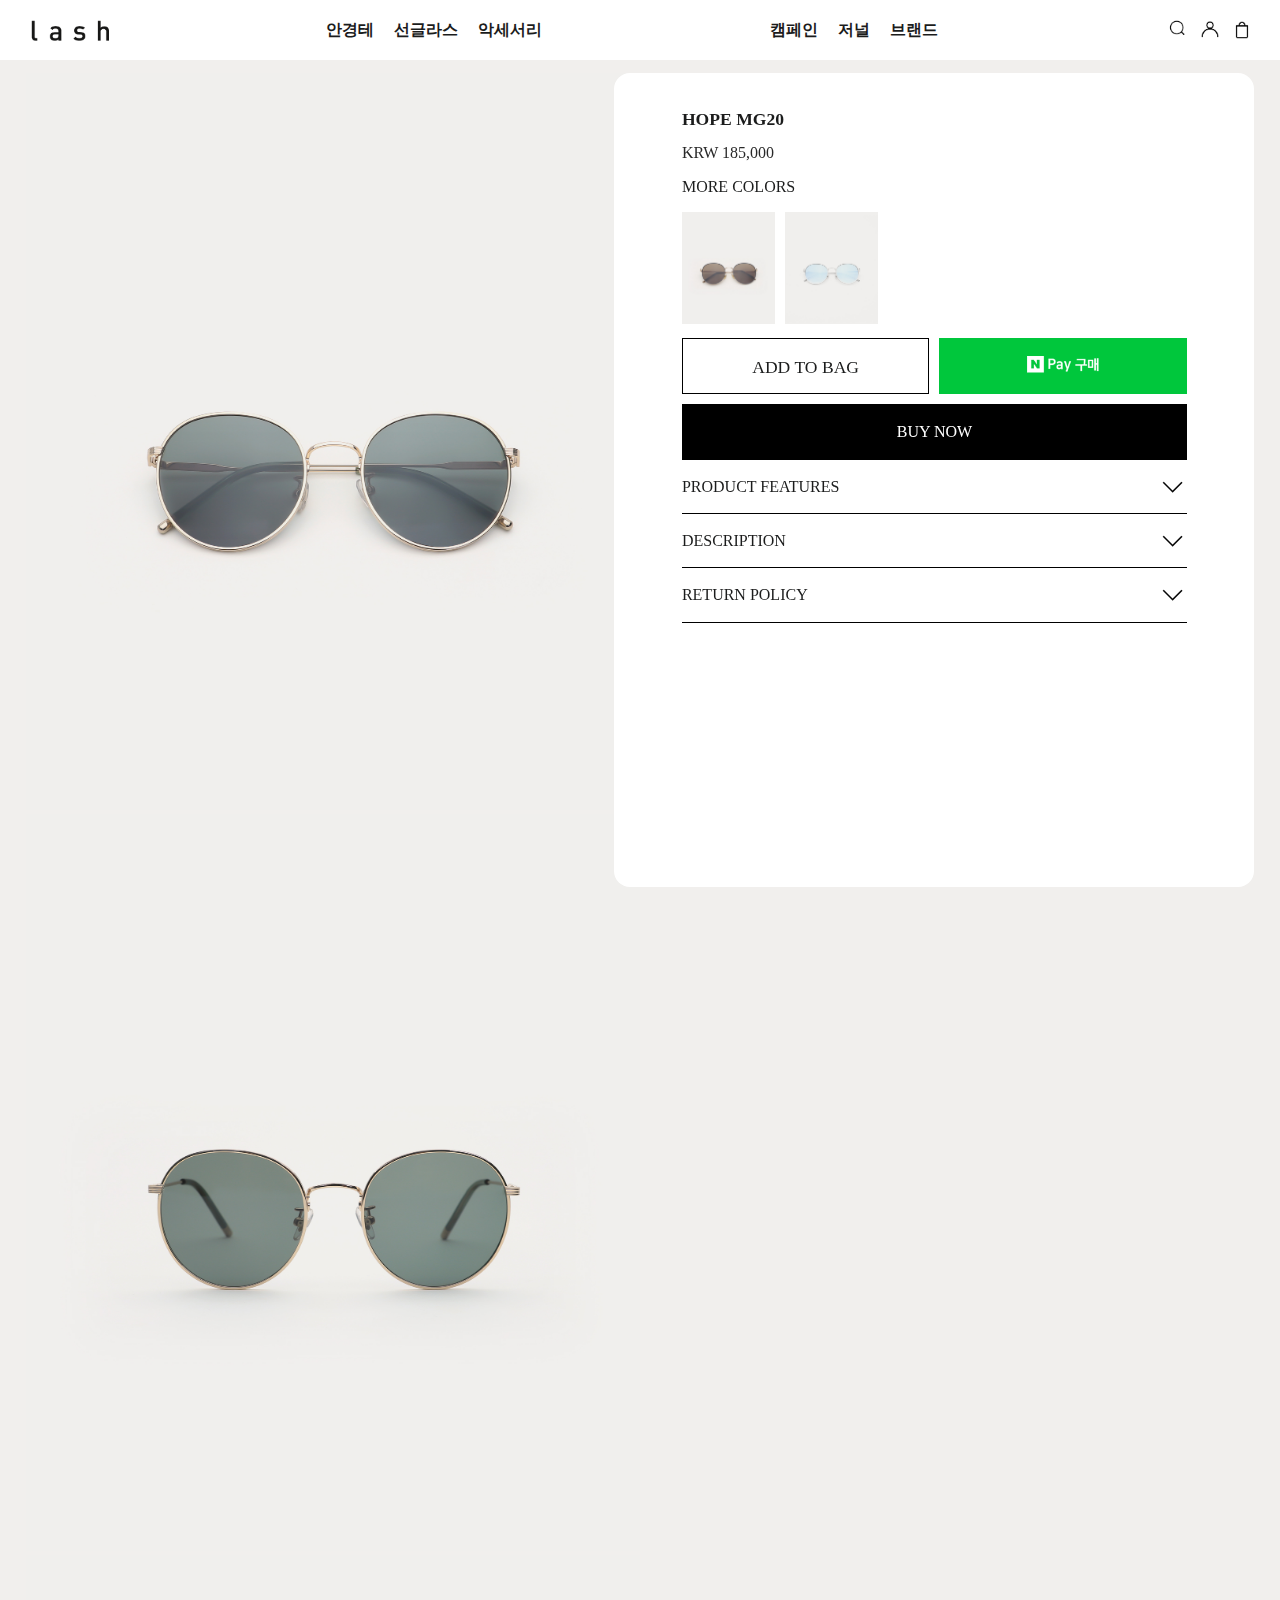
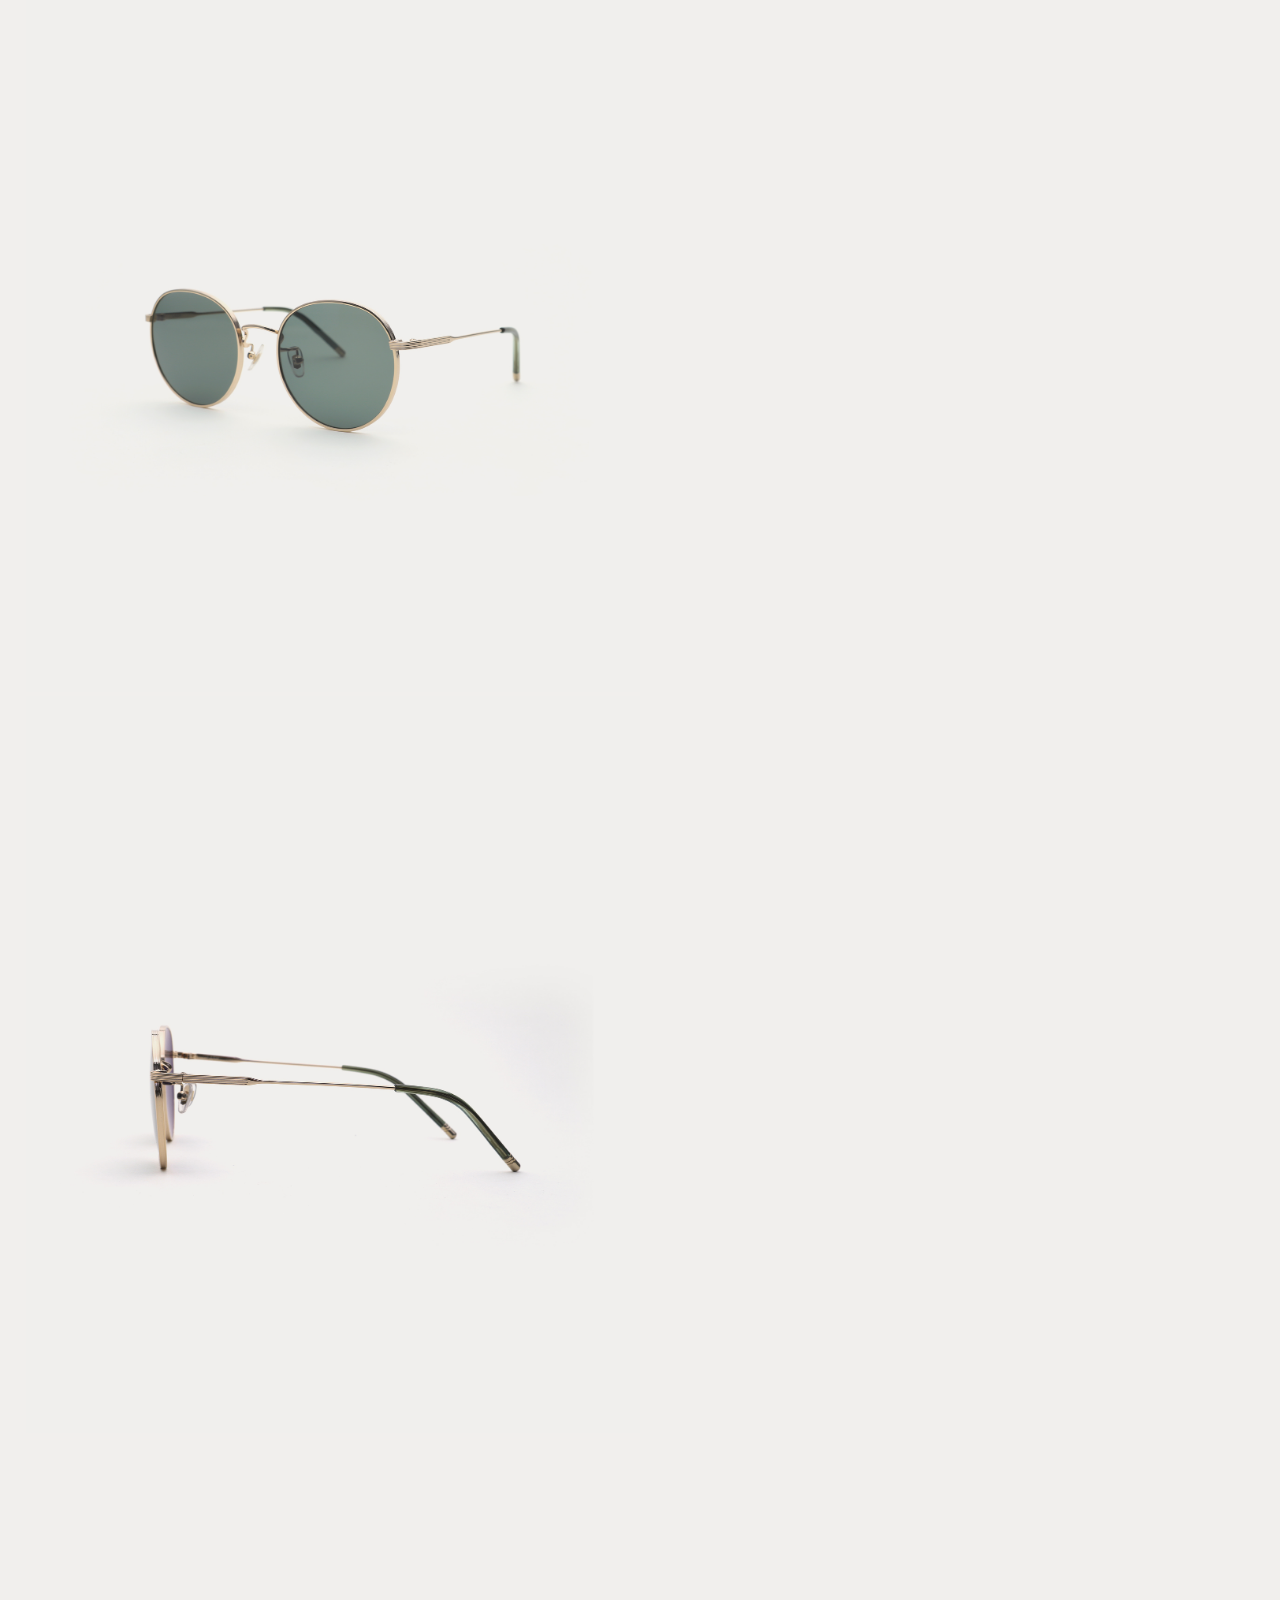
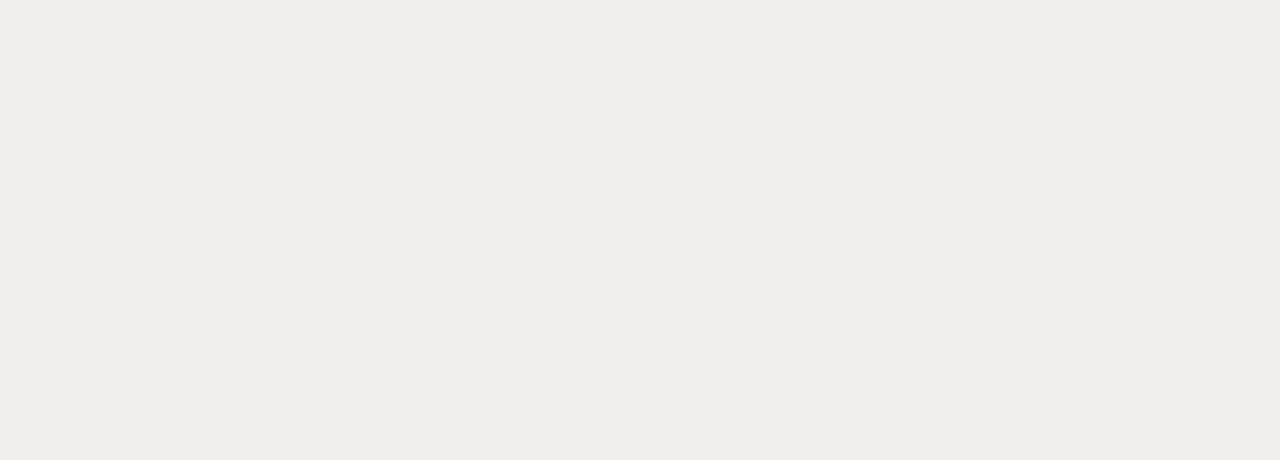
<file: pages/hope-mg20.html>
<!DOCTYPE html>
<html lang="ko">
<head>
  <meta charset="UTF-8">
  <meta http-equiv="X-UA-Compatible" content="IE=edge">
  <meta name="viewport" content="width=device-width, initial-scale=1.0">
  <link rel="stylesheet" href="../css/style.css">
  <script>
    //  PC웹페이지에 적용할부분
    var ua = window.navigator.userAgent.toLowerCase();
    var mobileWindowWidth
    if(/iphone/.test(ua) || /android/.test(ua) || /opera/.test(ua) || /bada/.test(ua) || /ipad/.test(ua) || /windows ce/.test(ua)) {
        document.location.replace("../mobile/pages/m-hope-mg20.html");
    }
  </script>
  <title>LASH 래쉬 &#124; 구매하기</title>
</head>
<body>
  <header class="header">
    <div class="header__inner">
      <h1 class="header__logo">
        <a href="../index.html">
          <img class="header__logo--img" src="../images/lash_logo.png" alt="lash">
        </a>
      </h1>
      <nav class="header__nav1">
        <a href="./frame.html" class="header__nav1--item">안경테</a>
        <a href="./sunglasses.html" class="header__nav1--item">선글라스</a>
        <a href="./accessorie.html" class="header__nav1--item">악세서리</a>
      </nav>
      <nav class="header__nav2">
        <a href="./campaign.html" class="header__nav2--item">캠페인</a>
        <a href="./journal.html" class="header__nav2--item">저널</a>
        <a href="./brand.html" class="header__nav2--item">브랜드</a>
      </nav>
      <div class="header__utill">
        <div class="header__utill--search">
          <a href="">
            <span class="hidden">검색</span>
            <img class="utill-img" src="../images/search.png" alt="">
          </a>
        </div>
        <a href="" class="header__utill--member">
          <span class="hidden">내 정보 보기</span>
          <img class="utill-img" src="../images/my.png" alt="">
        </a>
        <a href="" class="header__utill--order">
          <span class="hidden">장바구니</span>
          <img class="utill-img" src="../images/cart.png" alt="">
        </a>
      </div>
    </div>
    <div class="header__inner--mobile">
      <a class="header__menu" href="javascript:void(0);">메뉴</a>
      <div class="header__menu--block">
        <nav class="header__nav">
          <a class="header__nav--search" href="">검색</a>
          <div class="header__nav--collection">
            <a class="header__nav--collection-btn" href="javascript:void(0);">아이웨어 컬렉션</a>
            <div class="header__nav--collection-box">
              <a class="header__nav--collection-item" href="./frame.html">안경테</a>
              <a class="header__nav--collection-item" href="./sunglasses.html">선글라스</a>
              <a class="header__nav--collection-item" href="./accessorie.html">악세서리</a>
            </div>
          </div>
          <a  class="header__nav--item" href="./campaign.html">캠페인</a>
          <a  class="header__nav--item" href="./journal.html">저널</a>
          <a  class="header__nav--item" href="./brand.html">브랜드</a>
        </nav>
        <nav class="header__utill">
          <a class="header__utill--item" href="">login</a>
          <a class="header__utill--item" href="">join us</a>
          <a class="header__utill--item" href="">Contact Us</a>
          <a class="header__utill--item" href="">FAQ</a>
        </nav>
      </div>
      <h1 class="header__logo">
        <a href="">
          <img class="header__logo--img" src="../images/lash_logo.png" alt="lash">
        </a>
      </h1>
      <a class="header__order" href="">장바구니</a>
    </div>
  </header>
  <main>
    <section class="product">
      <div class="product__inner">
        <div class="product__scroll">
            <img class="product__scroll--img" src="../images/hope/ff9eccc64f65e1c9d41401a4ada97942.jpg" alt="선글라스 hope">
            <img class="product__scroll--img" src="../images/hope/fe779b5620bd33da4c79f50bfda5528b.jpg" alt="선글라스 hope">
            <img class="product__scroll--img" src="../images/hope/ceec428f398f9ed682fd67038e265288.jpg" alt="선글라스 hope">
            <img class="product__scroll--img" src="../images/hope/786a01ba89901028282b8e66fb8ccd71.jpg" alt="선글라스 hope">
        </div>
        <div class="product__info info">
          <h2 class="info__text--title">HOPE MG20</h2>
          <span class="info__text--price">KRW 185,000</span>
          <p class="info__text--color">MORE COLORS</p>
          <div class="info__color">
            <a  class="info__color--link" href="./hope-gg16.html">
              <span class="hidden">hope gg16색상 구매하러 가기</span>
              <img class="info__color--img" src="../images/hope/c4ad0d581e6c5a54fee1086c35e69e31.jpg" alt="선글라스 hope">
            </a>
            <a class="info__color--link" href="">
              <span class="hidden">hope wh19색상 구매하러 가기</span>
              <img class="info__color--img" src="../images/hope/26323c46f965e2aee5e9e1f8b3d2a140.jpg" alt="선글라스 hope">
            </a>
          </div>
          <div class="info__btn">
            <a class="info__btn--cart" href="">ADD TO BAG</a>
            <a class="info__btn--npay" href="">
              <span class="hidden">n pay로 구매</span>
            </a>
            <a class="info__btn--buy" href="">BUY NOW</a>
          </div>
          <div class="info__detail">
            <a class="info__detail--title info__title" href="javascript:void(0);">PRODUCT FEATURES</a>
            <div class="info__detail--text-box info__text-box">
              <p class="info__detail--text">
                Material<br>
                Metal<br>
                Front 140mm &#124; Lens Width 55mm &#124; Lens Height 50mm &#124; Bridge 21mm &#124; Temple 143mm<br>
                <br><br>
                소재<br>
                메탈<br>
                사이즈<br>
                전면길이 140mm &#124; 렌즈가로 55mm &#124; 렌즈세로 50mm &#124; 브릿지 21mm &#124; 다리길이 143mm
              </p>
            </div>
          </div>
          <div class="info__description">
            <a class="info__description--title info__title" href="javascript:void(0);">DESCRIPTION</a>
            <div class="info__description--text-box info__text-box">
              <br><br>
            </div>
          </div>
          <div class="info__shipping">
            <a class="info__shipping--title info__title" href="javascript:void(0);">RETURN POLICY</a>
            <div class="info__shipping--text-box info__text-box">
              <ol class="info__shipping--lists">
                <li>배송 지역 : 전국 (도서산간지역 포함)</li>
                <li>배송 운임 : 기본 무료 배송 (도서산간지역의 경우 추가 배송비가 부과됩니다.)</li>
                <li>배송 기간 : 결제일 기준 2~4일 (영업일 기준이며, 택배사 사정에 의해 지연이 될 수 있습니다.)</li>
                <li>해외 배송 기간 : 결제일 기준 4~10일 (영업일 기준이며, 택배사 사정에 의해 지연이 될 수 있습니다.)</li>
              </ol>
            </div>
          </div>
        </div>
      </div>
    </section>
  </main>
  <script src="../mobile/js/mobile-header.js"></script>
  <script src="../js/buy.js"></script>
</body>
</html>
</file>
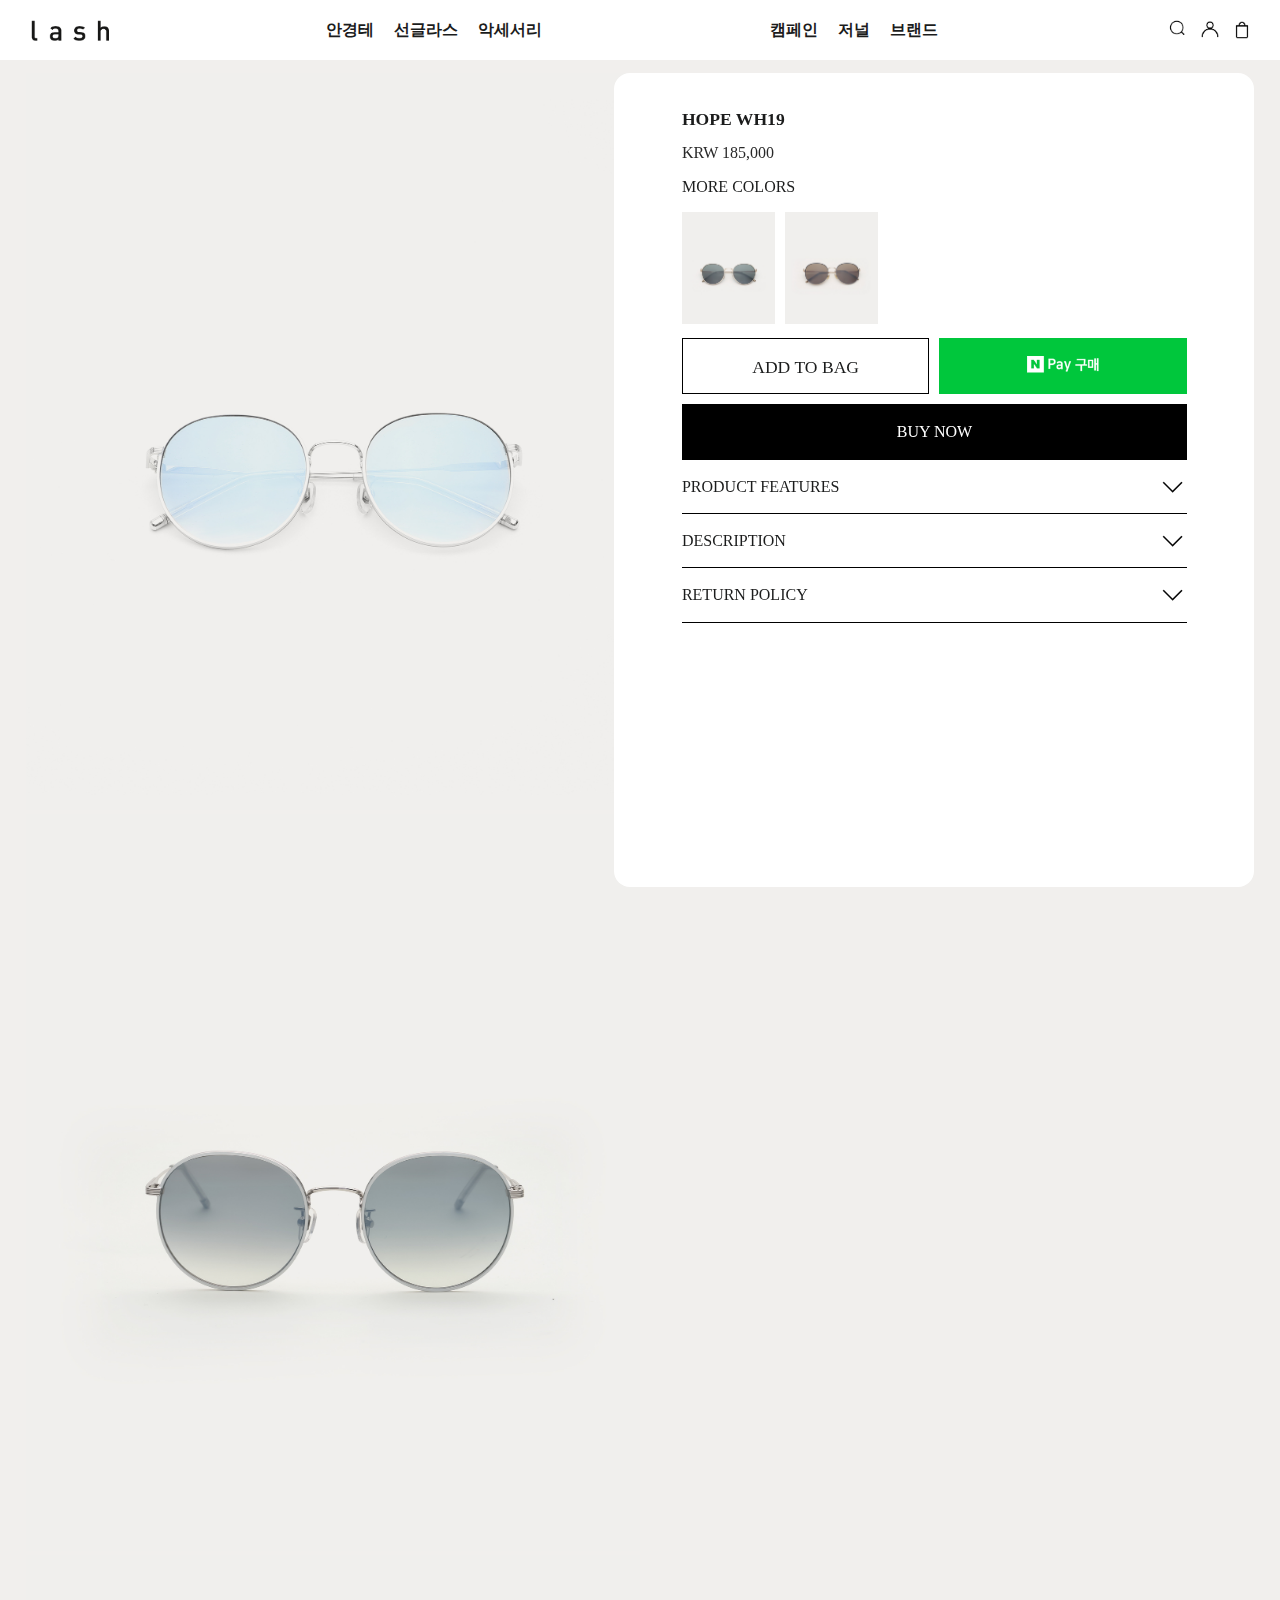
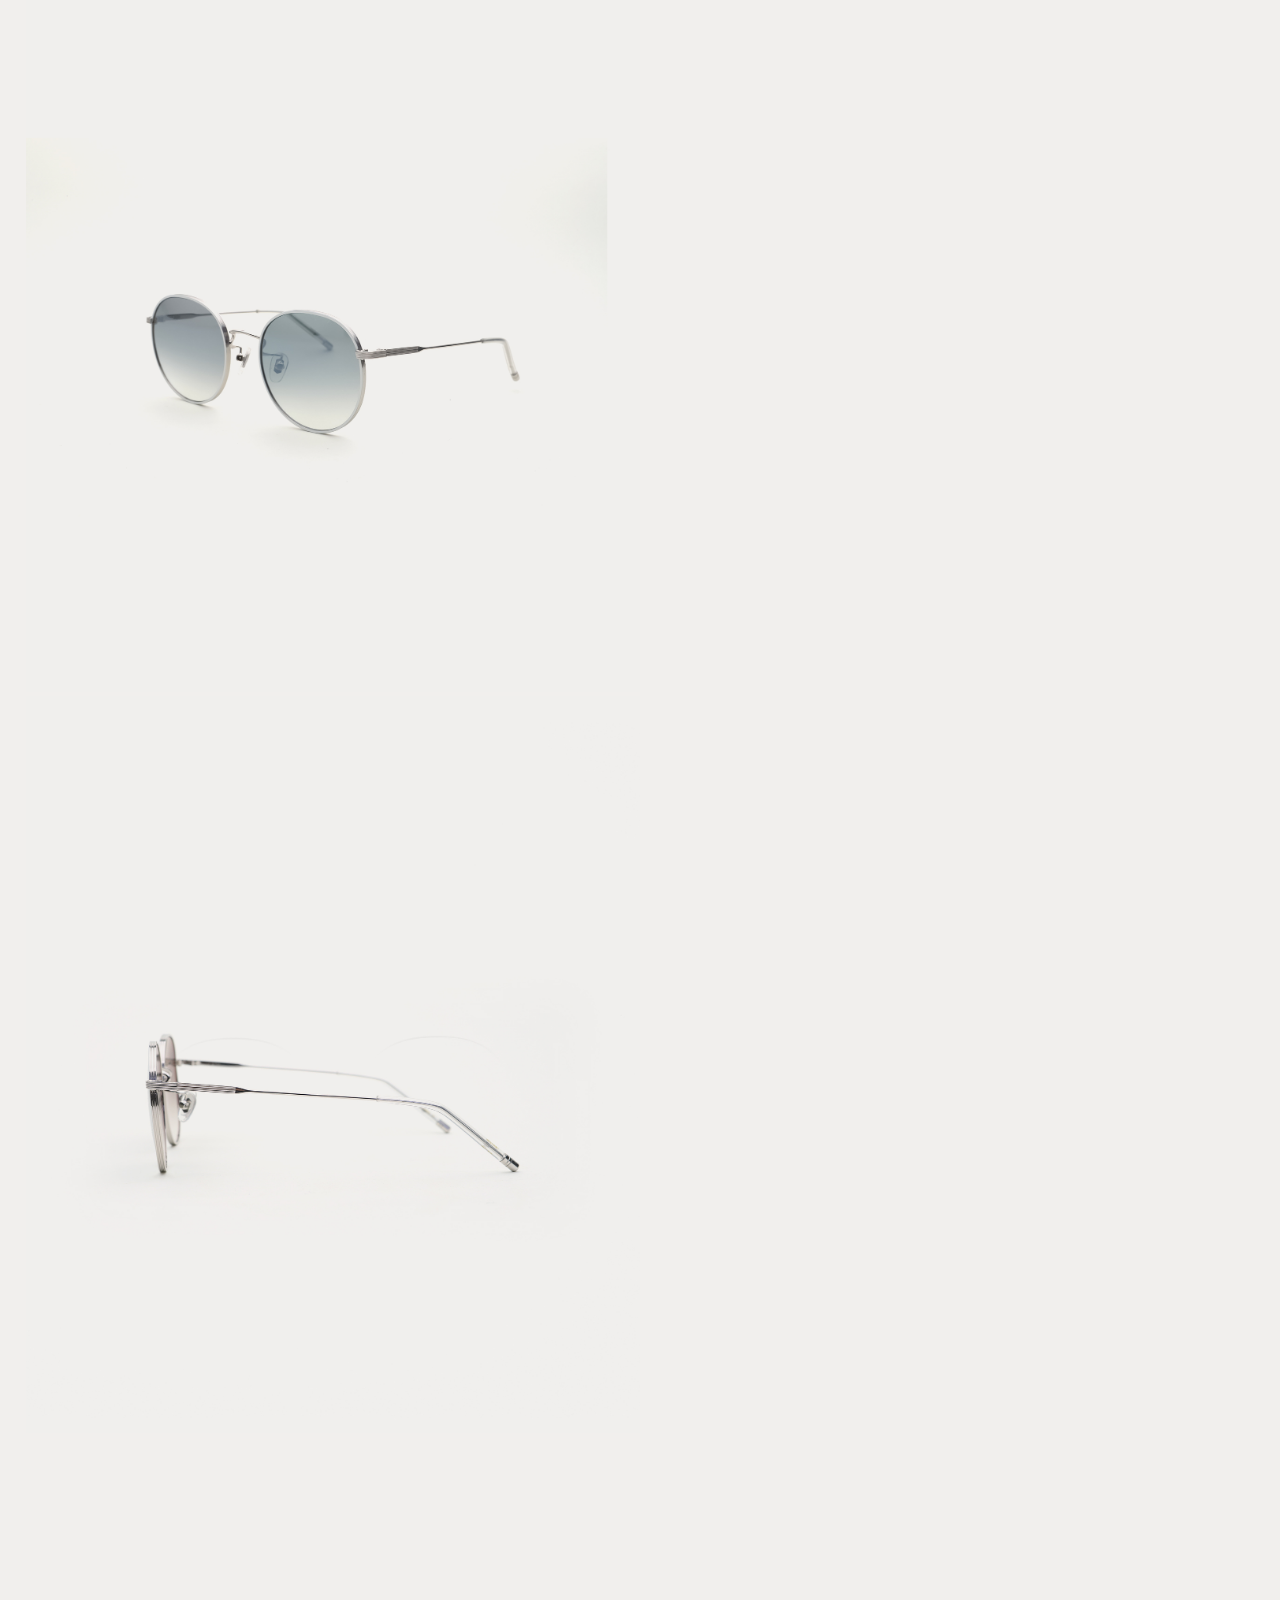
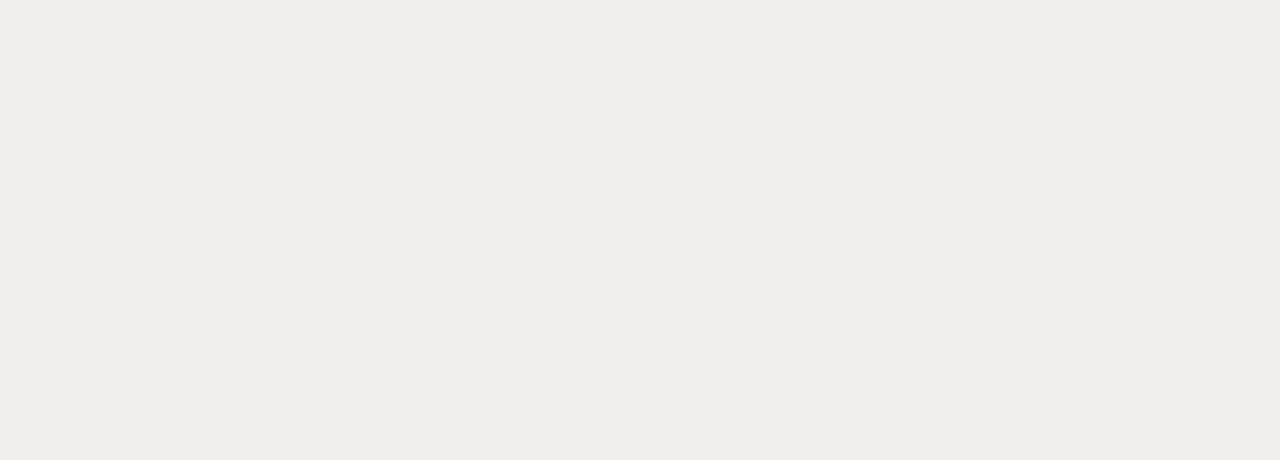
<file: pages/hope-wh19.html>
<!DOCTYPE html>
<html lang="ko">
<head>
  <meta charset="UTF-8">
  <meta http-equiv="X-UA-Compatible" content="IE=edge">
  <meta name="viewport" content="width=device-width, initial-scale=1.0">
  <link rel="stylesheet" href="../css/style.css">
  <script>
    //  PC웹페이지에 적용할부분
    var ua = window.navigator.userAgent.toLowerCase();
    var mobileWindowWidth
    if(/iphone/.test(ua) || /android/.test(ua) || /opera/.test(ua) || /bada/.test(ua) || /ipad/.test(ua) || /windows ce/.test(ua)) {
        document.location.replace("../mobile/pages/m-hope-wh19.html");
    }
  </script>
  <title>LASH 래쉬 &#124; 구매하기</title>
</head>
<body>
  <header class="header">
    <div class="header__inner">
      <h1 class="header__logo">
        <a href="../index.html">
          <img class="header__logo--img" src="../images/lash_logo.png" alt="lash">
        </a>
      </h1>
      <nav class="header__nav1">
        <a href="./frame.html" class="header__nav1--item">안경테</a>
        <a href="./sunglasses.html" class="header__nav1--item">선글라스</a>
        <a href="./accessorie.html" class="header__nav1--item">악세서리</a>
      </nav>
      <nav class="header__nav2">
        <a href="./campaign.html" class="header__nav2--item">캠페인</a>
        <a href="./journal.html" class="header__nav2--item">저널</a>
        <a href="./brand.html" class="header__nav2--item">브랜드</a>
      </nav>
      <div class="header__utill">
        <div class="header__utill--search">
          <a href="">
            <span class="hidden">검색</span>
            <img class="utill-img" src="../images/search.png" alt="">
          </a>
        </div>
        <a href="" class="header__utill--member">
          <span class="hidden">내 정보 보기</span>
          <img class="utill-img" src="../images/my.png" alt="">
        </a>
        <a href="" class="header__utill--order">
          <span class="hidden">장바구니</span>
          <img class="utill-img" src="../images/cart.png" alt="">
        </a>
      </div>
    </div>
    <div class="header__inner--mobile">
      <a class="header__menu" href="javascript:void(0);">메뉴</a>
      <div class="header__menu--block">
        <nav class="header__nav">
          <a class="header__nav--search" href="">검색</a>
          <div class="header__nav--collection">
            <a class="header__nav--collection-btn" href="javascript:void(0);">아이웨어 컬렉션</a>
            <div class="header__nav--collection-box">
              <a class="header__nav--collection-item" href="./frame.html">안경테</a>
              <a class="header__nav--collection-item" href="./sunglasses.html">선글라스</a>
              <a class="header__nav--collection-item" href="./accessorie.html">악세서리</a>
            </div>
          </div>
          <a  class="header__nav--item" href="./campaign.html">캠페인</a>
          <a  class="header__nav--item" href="./journal.html">저널</a>
          <a  class="header__nav--item" href="./brand.html">브랜드</a>
        </nav>
        <nav class="header__utill">
          <a class="header__utill--item" href="">login</a>
          <a class="header__utill--item" href="">join us</a>
          <a class="header__utill--item" href="">Contact Us</a>
          <a class="header__utill--item" href="">FAQ</a>
        </nav>
      </div>
      <h1 class="header__logo">
        <a href="../index.html">
          <img class="header__logo--img" src="../images/lash_logo.png" alt="lash">
        </a>
      </h1>
      <a class="header__order" href="">장바구니</a>
    </div>
  </header>
  <main>
    <section class="product">
      <div class="product__inner">
        <div class="product__scroll">
            <img class="product__scroll--img" src="../images/hope/b29b81efdd533f4e64e1bef297ebe30a.jpg" alt="">
            <img class="product__scroll--img" src="../images/hope/7de0bce0df3f44ed83a50d4ca0107f48.jpg" alt="">
            <img class="product__scroll--img" src="../images/hope/4b6931a746ede1afac51991ad4460ada.jpg" alt="">
            <img class="product__scroll--img" src="../images/hope/64b77390d3e3af3e16fa66e9b012cc72.jpg" alt="">
        </div>
        <div class="product__info info">
          <h2 class="info__text--title">HOPE WH19</h2>
          <span class="info__text--price">KRW 185,000</span>
          <p class="info__text--color">MORE COLORS</p>
          <div class="info__color">
            <a  class="info__color--link" href="./hope-mg20.html">
              <span class="hidden">hope mg20색상 구매하러 가기</span>
              <img class="info__color--img" src="../images/hope/a9ccb06d0a5a8048a969845d28408d38.jpg" alt="">
            </a>
            <a class="info__color--link" href="./hope-gg16.html">
              <span class="hidden">hope gg16색상 구매하러 가기</span>
              <img class="info__color--img" src="../images/hope/c4ad0d581e6c5a54fee1086c35e69e31.jpg" alt="">
            </a>
          </div>
          <div class="info__btn">
            <a class="info__btn--cart" href="">ADD TO BAG</a>
            <a class="info__btn--npay" href="">
              <span class="hidden">n pay로 구매</span>
            </a>
            <a class="info__btn--buy" href="">BUY NOW</a>
          </div>
          <div class="info__detail">
            <a class="info__detail--title info__title" href="javascript:void(0);">PRODUCT FEATURES</a>
            <div class="info__detail--text-box info__text-box">
              <p class="info__detail--text">
                Material<br>
                Metal<br>
                Front 140mm &#124; Lens Width 55mm &#124; Lens Height 50mm &#124; Bridge 21mm &#124; Temple 143mm<br>
                <br><br>
                소재<br>
                메탈<br>
                사이즈<br>
                전면길이 140mm &#124; 렌즈가로 55mm &#124; 렌즈세로 50mm &#124; 브릿지 21mm &#124; 다리길이 143mm
              </p>
            </div>
          </div>
          <div class="info__description">
            <a class="info__description--title info__title" href="javascript:void(0);">DESCRIPTION</a>
            <div class="info__description--text-box info__text-box">
              <br><br>
            </div>
          </div>
          <div class="info__shipping">
            <a class="info__shipping--title info__title" href="javascript:void(0);">RETURN POLICY</a>
            <div class="info__shipping--text-box info__text-box">
              <ol class="info__shipping--lists">
                <li>배송 지역 : 전국 (도서산간지역 포함)</li>
                <li>배송 운임 : 기본 무료 배송 (도서산간지역의 경우 추가 배송비가 부과됩니다.)</li>
                <li>배송 기간 : 결제일 기준 2~4일 (영업일 기준이며, 택배사 사정에 의해 지연이 될 수 있습니다.)</li>
                <li>해외 배송 기간 : 결제일 기준 4~10일 (영업일 기준이며, 택배사 사정에 의해 지연이 될 수 있습니다.)</li>
              </ol>
            </div>
          </div>
        </div>
      </div>
    </section>
    
  </main>
  <script src="../mobile/js/mobile-header.js"></script>
  <script src="../js/buy.js"></script>
</body>
</html>
</file>
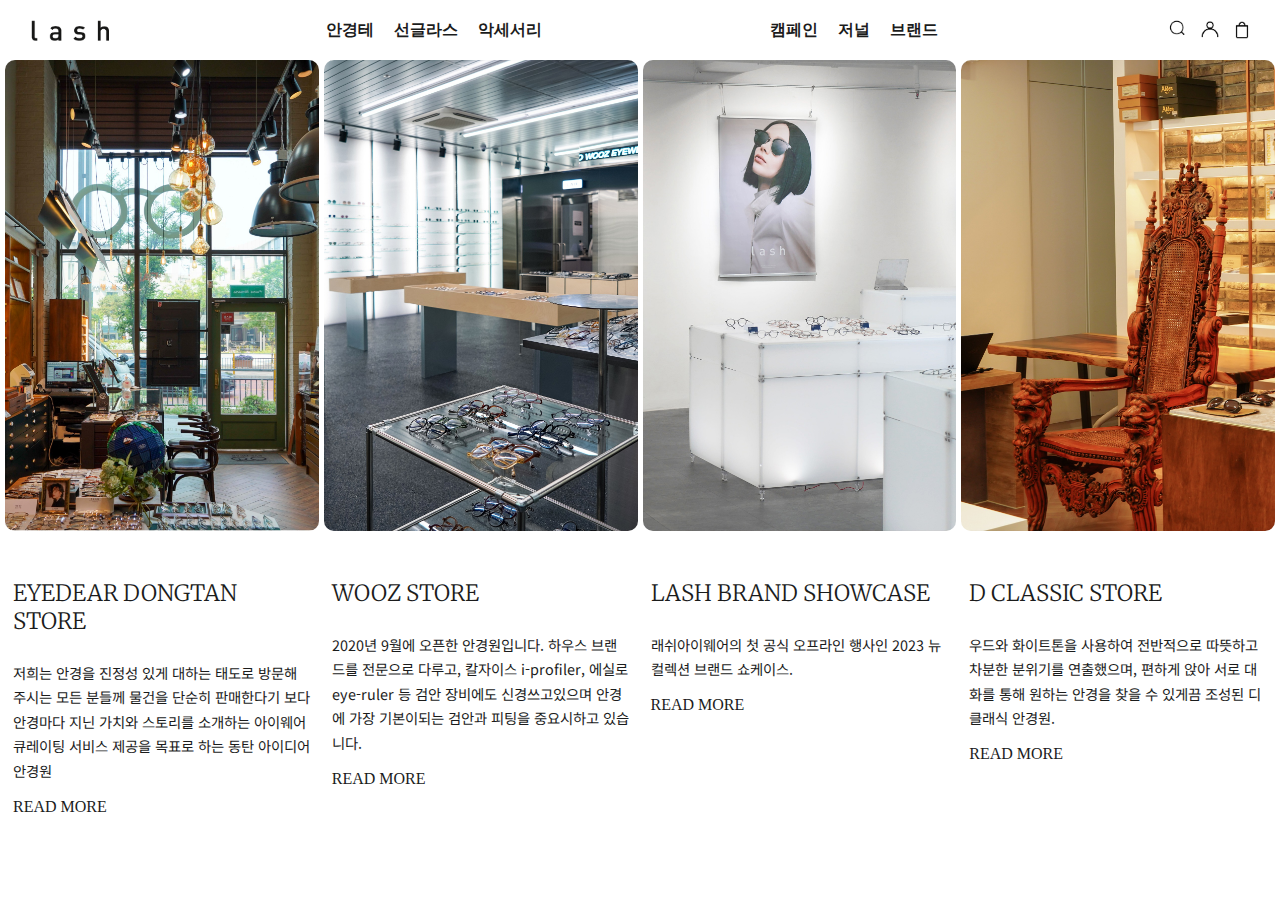
<file: pages/journal.html>
<!DOCTYPE html>
<html lang="ko">
<head>
  <meta charset="UTF-8">
  <meta http-equiv="X-UA-Compatible" content="IE=edge">
  <meta name="viewport" content="width=device-width, initial-scale=1.0">
  <link rel="stylesheet" href="../css/style.css">
  <title>LASH 래쉬 &#124; 저널</title>
</head>
<body>
  <header class="header">
    <div class="header__inner">
      <h1 class="header__logo">
        <a href="../index.html">
          <img class="header__logo--img" src="../images/lash_logo.png" alt="lash">
        </a>
      </h1>
      <nav class="header__nav1">
        <a href="./frame.html" class="header__nav1--item">안경테</a>
        <a href="./sunglasses.html" class="header__nav1--item">선글라스</a>
        <a href="./accessorie.html" class="header__nav1--item">악세서리</a>
      </nav>
      <nav class="header__nav2">
        <a href="./campaign.html" class="header__nav2--item">캠페인</a>
        <a href="./journal.html" class="header__nav2--item">저널</a>
        <a href="./brand.html" class="header__nav2--item">브랜드</a>
      </nav>
      <div class="header__utill">
        <div class="header__utill--search">
          <a href="#">
            <span class="hidden">검색</span>
            <img class="utill-img" src="../images/search.png" alt="">
          </a>
        </div>
        <a href="#" class="header__utill--member">
          <span class="hidden">내 정보 보기</span>
          <img class="utill-img" src="../images/my.png" alt="">
        </a>
        <a href="#" class="header__utill--order">
          <span class="hidden">장바구니</span>
          <img class="utill-img" src="../images/cart.png" alt="">
        </a>
      </div>
    </div>
    <div class="header__inner--mobile">
      <a class="header__menu" href="javascript:void(0);">메뉴</a>
      <div class="header__menu--block">
        <nav class="header__nav">
          <a class="header__nav--search" href="#">검색</a>
          <div class="header__nav--collection">
            <a class="header__nav--collection-btn" href="javascript:void(0);">아이웨어 컬렉션</a>
            <div class="header__nav--collection-box">
              <a class="header__nav--collection-item" href="./frame.html">안경테</a>
              <a class="header__nav--collection-item" href="./sunglasses.html">선글라스</a>
              <a class="header__nav--collection-item" href="./accessorie.html">악세서리</a>
            </div>
          </div>
          <a  class="header__nav--item" href="./campaign.html">캠페인</a>
          <a  class="header__nav--item" href="./journal.html">저널</a>
          <a  class="header__nav--item" href="./brand.html">브랜드</a>
        </nav>
        <nav class="header__utill">
          <a class="header__utill--item" href="#">login</a>
          <a class="header__utill--item" href="#">join us</a>
          <a class="header__utill--item" href="#">Contact Us</a>
          <a class="header__utill--item" href="#">FAQ</a>
        </nav>
      </div>
      <h1 class="header__logo">
        <a href="../index.html">
          <img class="header__logo--img" src="../images/lash_logo.png" alt="lash">
        </a>
      </h1>
      <a class="header__order" href="#">장바구니</a>
    </div>
  </header>
  <main>
    <section>
      <div class="journal">
        <div class="journal__inner">
          <div class="journal__grid-box">
            <div class="journal__item">
              <img src="../images/저널/fbf6ba268655d7499c20e4883f46deeb.jpg" alt="" class="journal__item--img">
              <div class="journal__item--info">
                <a class="journal__item--title" href="">EYEDEAR DONGTAN STORE</a>
                <p class="journal__item--text">저희는 안경을 진정성 있게 대하는 태도로 방문해 주시는 모든 분들께 물건을 단순히 판매한다기 보다 안경마다 지닌 가치와 스토리를 소개하는 아이웨어 큐레이팅 서비스 제공을 목표로 하는 동탄 아이디어 안경원</p>
                <a href="" class="journal__item--more-btn">READ MORE</a>
              </div>
            </div>
            <div class="journal__item">
              <img src="../images/저널/3bae0eb147f4555d4c81e6900a494984.jpg" alt="" class="journal__item--img">
              <div class="journal__item--info">
                <a class="journal__item--title" href="">WOOZ STORE</a>
                <p class="journal__item--text">2020년 9월에 오픈한 안경원입니다. 하우스 브랜드를 전문으로 다루고, 칼자이스 i-profiler, 에실로 eye-ruler 등 검안 장비에도 신경쓰고있으며 안경에 가장 기본이되는 검안과 피팅을 중요시하고 있습니다.</p>
                <a href="" class="journal__item--more-btn">READ MORE</a>
              </div>
            </div>
            <div class="journal__item">
              <img src="../images/저널/e22d23dd1fe4f135b5e1644fd5130724.jpg" alt="" class="journal__item--img">
              <div class="journal__item--info">
                <a class="journal__item--title" href="">LASH BRAND SHOWCASE</a>
                <p class="journal__item--text">래쉬아이웨어의 첫 공식 오프라인 행사인 2023 뉴 컬렉션 브랜드 쇼케이스.</p>
                <a href="" class="journal__item--more-btn">READ MORE</a>
              </div>
            </div>
            <div class="journal__item">
              <img src="../images/저널/9432b0566d9c0eb350623087240d7bae.jpg" alt="" class="journal__item--img">
              <div class="journal__item--info">
                <a class="journal__item--title" href="">D CLASSIC STORE</a>
                <p class="journal__item--text">우드와 화이트톤을 사용하여 전반적으로 따뜻하고 차분한 분위기를 연출했으며, 편하게 앉아 서로 대화를 통해 원하는 안경을 찾을 수 있게끔 조성된 디클래식 안경원.</p>
                <a href="" class="journal__item--more-btn">READ MORE</a>
              </div>
            </div>
          </div>
        </div>
      </div>
    </section>
  </main>
  <script src="../mobile/js/mobile-header.js"></script>
</body>
</html>
</file>
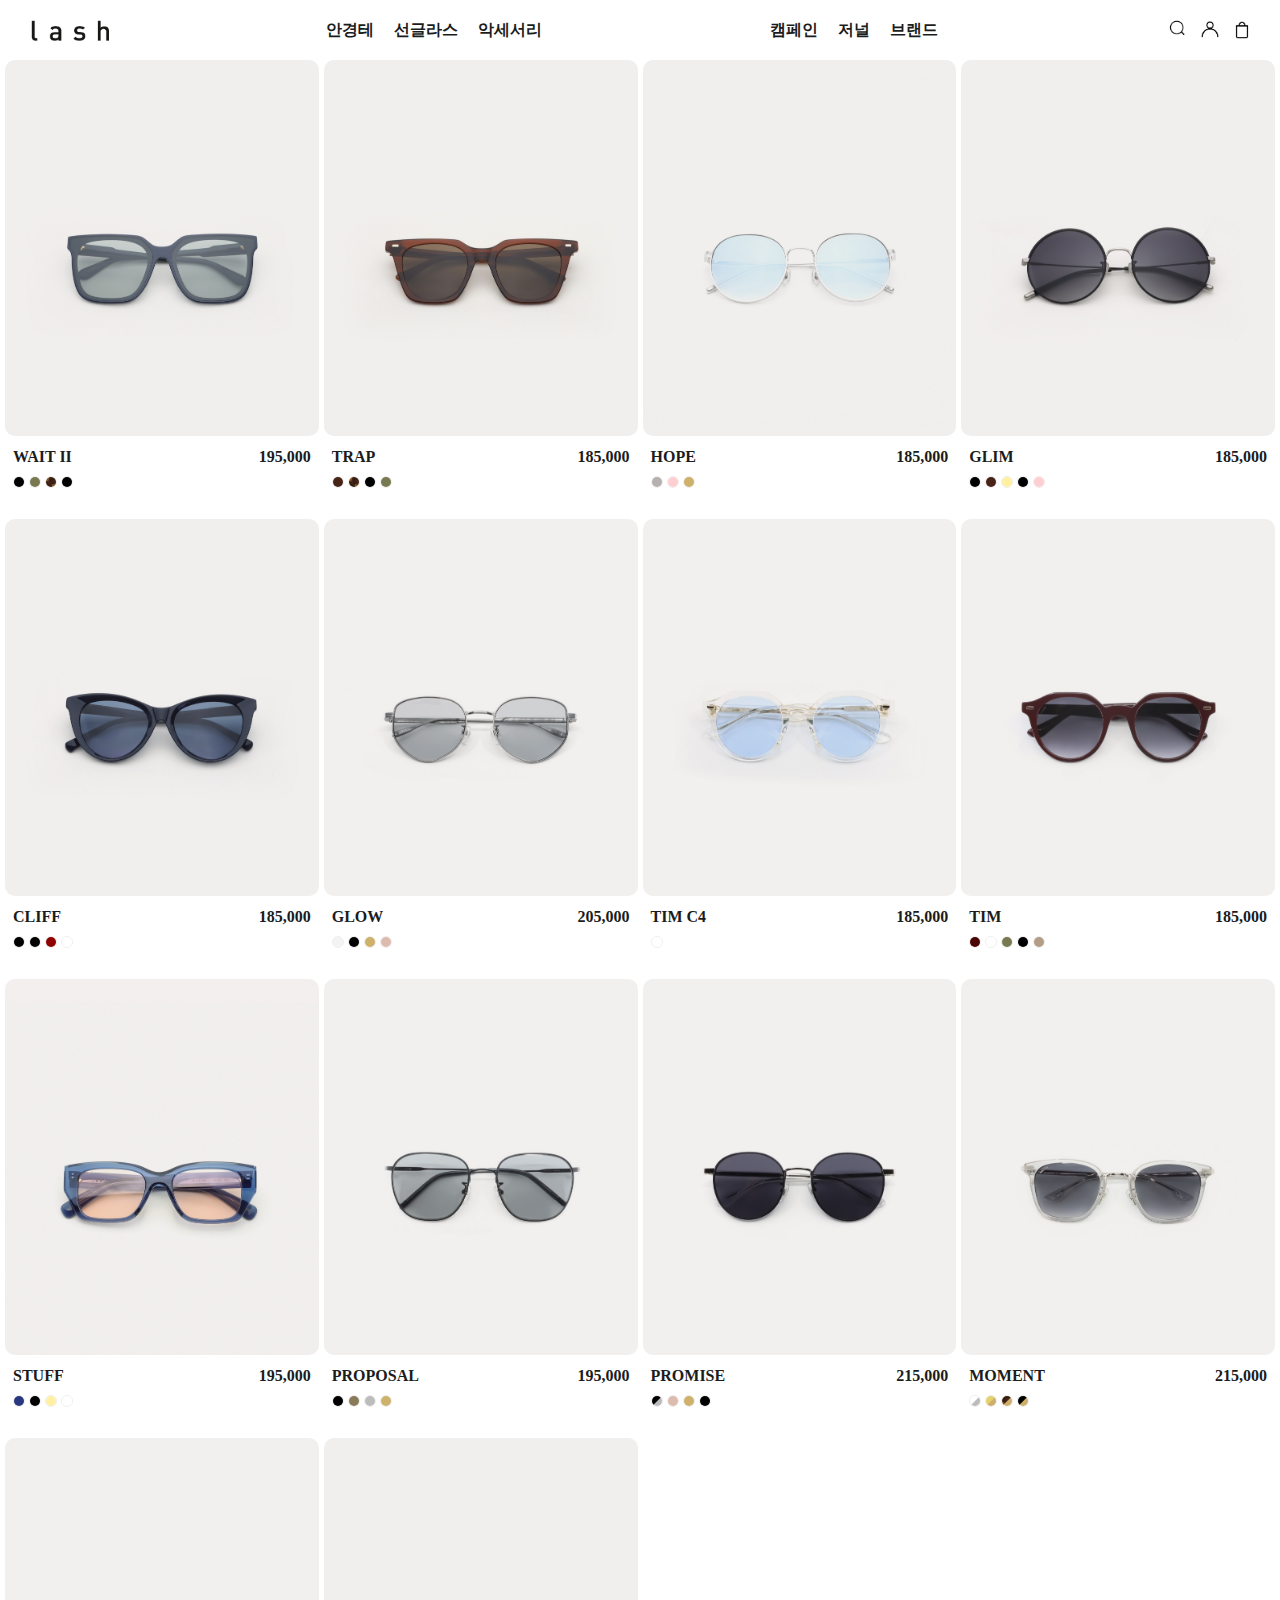
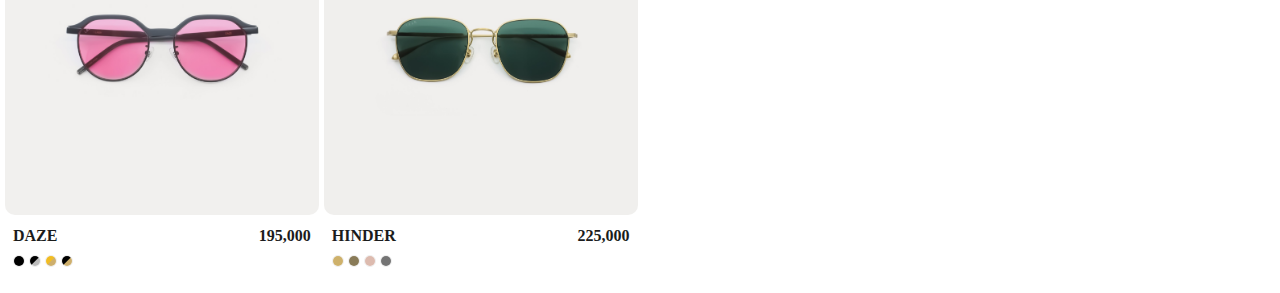
<file: pages/sunglasses.html>
<!DOCTYPE html>
<html lang="ko">
<head>
  <meta charset="UTF-8">
  <meta http-equiv="X-UA-Compatible" content="IE=edge">
  <meta name="viewport" content="width=device-width, initial-scale=1.0">
  <link rel="stylesheet" href="../css/style.css">
  <title>LASH 래쉬 &#124; 선글라스</title>
</head>
<body>
  <header class="header">
    <div class="header__inner">
      <h1 class="header__logo">
        <a href="../index.html">
          <img class="header__logo--img" src="../images/lash_logo.png" alt="lash">
        </a>
      </h1>
      <nav class="header__nav1">
        <a href="./frame.html" class="header__nav1--item">안경테</a>
        <a href="./sunglasses.html" class="header__nav1--item">선글라스</a>
        <a href="./accessorie.html" class="header__nav1--item">악세서리</a>
      </nav>
      <nav class="header__nav2">
        <a href="./campaign.html" class="header__nav2--item">캠페인</a>
        <a href="./journal.html" class="header__nav2--item">저널</a>
        <a href="./brand.html" class="header__nav2--item">브랜드</a>
      </nav>
      <div class="header__utill">
        <div class="header__utill--search">
          <a href="#">
            <span class="hidden">검색</span>
            <img class="utill-img" src="../images/search.png" alt="">
          </a>
        </div>
        <a href="#" class="header__utill--member">
          <span class="hidden">내 정보 보기</span>
          <img class="utill-img" src="../images/my.png" alt="">
        </a>
        <a href="#" class="header__utill--order">
          <span class="hidden">장바구니</span>
          <img class="utill-img" src="../images/cart.png" alt="">
        </a>
      </div>
    </div>
    <div class="header__inner--mobile">
      <a class="header__menu" href="javascript:void(0);">메뉴</a>
      <div class="header__menu--block">
        <nav class="header__nav">
          <a class="header__nav--search" href="#">검색</a>
          <div class="header__nav--collection">
            <a class="header__nav--collection-btn" href="javascript:void(0);">아이웨어 컬렉션</a>
            <div class="header__nav--collection-box">
              <a class="header__nav--collection-item" href="./frame.html">안경테</a>
              <a class="header__nav--collection-item" href="./sunglasses.html">선글라스</a>
              <a class="header__nav--collection-item" href="./accessorie.html">악세서리</a>
            </div>
          </div>
          <a  class="header__nav--item" href="./campaign.html">캠페인</a>
          <a  class="header__nav--item" href="./journal.html">저널</a>
          <a  class="header__nav--item" href="./brand.html">브랜드</a>
        </nav>
        <nav class="header__utill">
          <a class="header__utill--item" href="#">login</a>
          <a class="header__utill--item" href="#">join us</a>
          <a class="header__utill--item" href="#">Contact Us</a>
          <a class="header__utill--item" href="#">FAQ</a>
        </nav>
      </div>
      <h1 class="header__logo">
        <a href="../index.html">
          <img class="header__logo--img" src="../images/lash_logo.png" alt="lash">
        </a>
      </h1>
      <a class="header__order" href="#">장바구니</a>
    </div>
  </header>
  <main>
    <section>
      <div class="sunglasses">
        <div class="sunglasses__inner">
          <div class="sunglasses__grid-box">
            <div class="item">
              <a class="item__link" href="./hope-gg16.html">
                <img class="item__img item0" src="../images/선글라스/a9e40dc6b240b6cb244b57502478724e.jpg" alt="선글라스 WAIT II">
                <div class="item__info">
                  <p class="item__info--name">WAIT II</p>
                  <span class="item__info--price">195,000</span>
                </div>
              </a>
              <div class="item__color">
                <a class="item-color item0-0" href="javascript:void(0);">
                  <img class="item__color--img" src="../images/선글라스/Black.jpg" alt="블랙 색상">
                </a>
                <a class="item-color item0-1" href="javascript:void(0);">
                  <img class="item__color--img" src="../images/선글라스/Khaki.jpg" alt="카키 색상">
                </a>
                <a class="item-color item0-2" href="javascript:void(0);">
                  <img class="item__color--img" src="../images/선글라스/Amber.jpg" alt="앰버 색상">
                </a>
                <a class="item-color item0-3" href="javascript:void(0);">
                  <img class="item__color--img" src="../images/선글라스/Black.jpg" alt="블랙 색상">
                </a>
              </div>
            </div>
            <div class="item">
              <a class="item__link" href="./hope-mg20.html">
                <img class="item__img item1" src="../images/선글라스/f61ec326eb6e3efafd31ef56ab80eb1f.jpg" alt="선글라스 TRAP">
                <div class="item__info">
                  <p class="item__info--name">TRAP</p>
                  <span class="item__info--price">185,000</span>
                </div>
              </a>
              <div class="item__color">
                <a class="item-color item1-0" href="javascript:void(0);">
                  <img class="item__color--img" src="../images/선글라스/Brown.jpg" alt="브라운 색상">
                </a>
                <a class="item-color item1-1" href="javascript:void(0);">
                  <img class="item__color--img" src="../images/선글라스/Amber.jpg" alt="앰버 색상">
                </a>
                <a class="item-color item1-2" href="javascript:void(0);">
                  <img class="item__color--img" src="../images/선글라스/Black.jpg" alt="블랙 색상">
                </a>
                <a class="item-color item1-3" href="javascript:void(0);">
                  <img class="item__color--img" src="../images/선글라스/Khaki.jpg" alt="카키 색상">
                </a>
              </div>
            </div>
            <div class="item">
              <a class="item__link" href="./hope-wh19.html">
                <img class="item__img item2" src="../images/선글라스/ef85fc912dbf5fbc52c719cfa54043a4.jpg" alt="선글라스 HOPE">
                <div class="item__info">
                  <p class="item__info--name">HOPE</p>
                  <span class="item__info--price">185,000</span>
                </div>
              </a>
              <div class="item__color">
                <a class="item-color item2-0" href="javascript:void(0);">
                  <img class="item__color--img" src="../images/선글라스/Silver.jpg" alt="실버 색상">
                </a>
                <a class="item-color item2-1" href="javascript:void(0);">
                  <img class="item__color--img" src="../images/선글라스/Pink.jpg" alt="핑크 색상">
                </a>
                <a class="item-color item2-2" href="javascript:void(0);">
                  <img class="item__color--img" src="../images/선글라스/Gold.jpg" alt="골드 색상">
                </a>
              </div>
            </div>
            <div class="item">
              <a class="item__link" href="./hope-wh19.html">
                <img class="item__img item3" src="../images/선글라스/3532573690c60c615048263e81248988.jpg" alt="선글라스 GLIM">
                <div class="item__info">
                  <p class="item__info--name">GLIM</p>
                  <span class="item__info--price">185,000</span>
                </div>
              </a>
              <div class="item__color">
                <a class="item-color item3-0" href="javascript:void(0);">
                  <img class="item__color--img" src="../images/선글라스/Black.jpg" alt="블랙 색상">
                </a>
                <a class="item-color item3-1" href="javascript:void(0);">
                  <img class="item__color--img" src="../images/선글라스/Brown.jpg" alt="브라운 색상">
                </a>
                <a class="item-color item3-2" href="javascript:void(0);">
                  <img class="item__color--img" src="../images/선글라스/Ivory.jpg" alt="아이보리 색상">
                </a>
                <a class="item-color item3-3" href="javascript:void(0);">
                  <img class="item__color--img" src="../images/선글라스/Black.jpg" alt="블랙 색상">
                </a>
                <a class="item-color item3-4" href="javascript:void(0);">
                  <img class="item__color--img" src="../images/선글라스/Pink.jpg" alt="핑크 색상">
                </a>
              </div>
            </div>
            <div class="item">
              <a class="item__link" href="./hope-gg16.html">
                <img class="item__img item4" src="../images/선글라스/8669dfd7b19d72b88a1f475ea6101af8.jpg" alt="선글라스 CLIFF">
                <div class="item__info">
                  <p class="item__info--name">CLIFF</p>
                  <span class="item__info--price">185,000</span>
                </div>
              </a>
              <div class="item__color">
                <a class="item-color item4-0" href="javascript:void(0);">
                  <img class="item__color--img" src="../images/선글라스/Black.jpg" alt="블랙 색상">
                </a>
                <a class="item-color item4-1" href="javascript:void(0);">
                  <img class="item__color--img" src="../images/선글라스/Black.jpg" alt="블랙 색상">
                </a>
                <a class="item-color item4-2" href="javascript:void(0);">
                  <img class="item__color--img" src="../images/선글라스/Red.jpg" alt="레드 색상">
                </a>
                <a class="item-color item4-3" href="javascript:void(0);">
                  <img class="item__color--img" src="../images/선글라스/White.jpg" alt="화이트 색상">
                </a>
              </div>
            </div>
            <div class="item">
              <a class="item__link" href="./hope-mg20.html">
                <img class="item__img item5" src="../images/선글라스/25e53135f999828c1876a2584c9dba01.jpg" alt="선글라스 GLOW">
                <div class="item__info">
                  <p class="item__info--name">GLOW</p>
                  <span class="item__info--price">205,000</span>
                </div>
              </a>
              <div class="item__color">
                <a class="item-color item5-0" href="javascript:void(0);">
                  <img class="item__color--img" src="../images/선글라스/c4.jpg" alt="c4 색상">
                </a>
                <a class="item-color item5-1" href="javascript:void(0);">
                  <img class="item__color--img" src="../images/선글라스/c1.jpg" alt="c1 색상">
                </a>
                <a class="item-color item5-2" href="javascript:void(0);">
                  <img class="item__color--img" src="../images/선글라스/c2.jpg" alt="c2 색상">
                </a>
                <a class="item-color item5-3" href="javascript:void(0);">
                  <img class="item__color--img" src="../images/선글라스/c3.jpg" alt="c3 색상">
                </a>
              </div>
            </div>
            <div class="item">
              <a class="item__link" href="./hope-gg16.html">
                <img class="item__img item6" src="../images/선글라스/cb1a75ecac075800539941ea08c6a65c.jpg" alt="선글라스 TIM C4">
                <div class="item__info">
                  <p class="item__info--name">TIM C4</p>
                  <span class="item__info--price">185,000</span>
                </div>
              </a>
              <div class="item__color">
                <a class="item-color item6-0" href="javascript:void(0);">
                  <img class="item__color--img" src="../images/선글라스/c4_2_bl.jpg" alt="c4_2_bl 색상">
                </a>
              </div>
            </div>
            <div class="item">
              <a class="item__link" href="./hope-wh19.html">
                <img class="item__img item7" src="../images/선글라스/fabafa5f031545afc0d04b9b2eb431d9.jpg" alt="선글라스 TIM">
                <div class="item__info">
                  <p class="item__info--name">TIM</p>
                  <span class="item__info--price">185,000</span>
                </div>
              </a>
              <div class="item__color">
                <a class="item-color item7-0" href="javascript:void(0);">
                  <img class="item__color--img" src="../images/선글라스/c3-(1).jpg" alt="c3 색상">
                </a>
                <a class="item-color item7-1" href="javascript:void(0);">
                  <img class="item__color--img" src="../images/선글라스/c4_1.jpg" alt="c4_1 색상">
                </a>
                <a class="item-color item7-2" href="javascript:void(0);">
                  <img class="item__color--img" src="../images/선글라스/c5.jpg" alt="c5 색상">
                </a>
                <a class="item-color item7-3" href="javascript:void(0);">
                  <img class="item__color--img" src="../images/선글라스/c1-(1).jpg" alt="c1 색상">
                </a>
                <a class="item-color item7-4" href="javascript:void(0);">
                  <img class="item__color--img" src="../images/선글라스/c2-(1).jpg" alt="c2 색상">
                </a>
              </div>
            </div>
            <div class="item">
              <a class="item__link" href="./hope-gg16.html">
                <img class="item__img item8" src="../images/선글라스/7f50b9206368932481998cc19661fe17.jpg" alt="선글라스 STUFF">
                <div class="item__info">
                  <p class="item__info--name">STUFF</p>
                  <span class="item__info--price">195,000</span>
                </div>
              </a>
              <div class="item__color">
                <a class="item-color item8-0" href="javascript:void(0);">
                  <img class="item__color--img" src="../images/선글라스/c4-(1).jpg" alt="c4 색상">
                </a>
                <a class="item-color item8-1" href="javascript:void(0);">
                  <img class="item__color--img" src="../images/선글라스/c1-(2).jpg" alt="c1 색상">
                </a>
                <a class="item-color item8-2" href="javascript:void(0);">
                  <img class="item__color--img" src="../images/선글라스/c2-(2).jpg" alt="c2 색상">
                </a>
                <a class="item-color item8-3" href="javascript:void(0);">
                  <img class="item__color--img" src="../images/선글라스/c3-(2).jpg" alt="c3 색상">
                </a>
              </div>
            </div>
            <div class="item">
              <a class="item__link" href="./hope-mg20.html">
                <img class="item__img item9" src="../images/선글라스/ddc18223a590f5adabafae36dd98423c.jpg" alt="선글라스 PROPOSAL">
                <div class="item__info">
                  <p class="item__info--name">PROPOSAL</p>
                  <span class="item__info--price">195,000</span>
                </div>
              </a>
              <div class="item__color">
                <a class="item-color item9-0" href="javascript:void(0);">
                  <img class="item__color--img" src="../images/선글라스/c4-(3).jpg" alt="c4 색상">
                </a>
                <a class="item-color item9-1" href="javascript:void(0);">
                  <img class="item__color--img" src="../images/선글라스/c2-(3).jpg" alt="c2 색상">
                </a>
                <a class="item-color item9-2" href="javascript:void(0);">
                  <img class="item__color--img" src="../images/선글라스/c3-(3).jpg" alt="c3 색상">
                </a>
                <a class="item-color item9-3" href="javascript:void(0);">
                  <img class="item__color--img" src="../images/선글라스/c1-(3).jpg" alt="c1 색상">
                </a>
              </div>
            </div>
            <div class="item">
              <a class="item__link" href="./hope-wh19.html">
                <img class="item__img item10" src="../images/선글라스/00e63c8b80b8c160c6fc65e8d82a47a0.jpg" alt="선글라스 PROMISE">
                <div class="item__info">
                  <p class="item__info--name">PROMISE</p>
                  <span class="item__info--price">215,000</span>
                </div>
              </a>
              <div class="item__color">
                <a class="item-color item10-0" href="javascript:void(0);">
                  <img class="item__color--img" src="../images/선글라스/c3-(4).jpg" alt="c3 색상">
                </a>
                <a class="item-color item10-1" href="javascript:void(0);">
                  <img class="item__color--img" src="../images/선글라스/c1-(4).jpg" alt="c1 색상">
                </a>
                <a class="item-color item10-2" href="javascript:void(0);">
                  <img class="item__color--img" src="../images/선글라스/c2-(4).jpg" alt="c2 색상">
                </a>
                <a class="item-color item10-3" href="javascript:void(0);">
                  <img class="item__color--img" src="../images/선글라스/c4-(3).jpg" alt="c4 색상">
                </a>
              </div>
            </div>
            <div class="item">
              <a class="item__link" href="./hope-mg20.html">
                <img class="item__img item11" src="../images/선글라스/8cfb54628149f7a9c7a389c54639bd75.jpg" alt="선글라스 MOMENT">
                <div class="item__info">
                  <p class="item__info--name">MOMENT</p>
                  <span class="item__info--price">215,000</span>
                </div>
              </a>
              <div class="item__color">
                <a class="item-color item11-0" href="javascript:void(0);">
                  <img class="item__color--img" src="../images/선글라스/c3-(5).jpg" alt="c3 색상">
                </a>
                <a class="item-color item11-1" href="javascript:void(0);">
                  <img class="item__color--img" src="../images/선글라스/c4-(4).jpg" alt="c4 색상">
                </a>
                <a class="item-color item11-2" href="javascript:void(0);">
                  <img class="item__color--img" src="../images/선글라스/c2-(5).jpg" alt="c2 색상">
                </a>
                <a class="item-color item11-3" href="javascript:void(0);">
                  <img class="item__color--img" src="../images/선글라스/c1-(5).jpg" alt="c1 색상">
                </a>
              </div>
            </div>
            <div class="item">
              <a class="item__link" href="./hope-gg16.html">
                <img class="item__img item12" src="../images/선글라스/204c979f7a5c7046a1829ceace845b6f.jpg" alt="선글라스 DAZE">
                <div class="item__info">
                  <p class="item__info--name">DAZE</p>
                  <span class="item__info--price">195,000</span>
                </div>
              </a>
              <div class="item__color">
                <a class="item-color item12-0" href="javascript:void(0);">
                  <img class="item__color--img" src="../images/선글라스/1bk01.jpg" alt="bk01 색상">
                </a>
                <a class="item-color item12-1" href="javascript:void(0);">
                  <img class="item__color--img" src="../images/선글라스/2nv05.jpg" alt="nv05 색상">
                </a>
                <a class="item-color item12-2" href="javascript:void(0);">
                  <img class="item__color--img" src="../images/선글라스/4kb20.jpg" alt="kb20 색상">
                </a>
                <a class="item-color item12-3" href="javascript:void(0);">
                  <img class="item__color--img" src="../images/선글라스/3bkg16.jpg" alt="bkg16 색상">
                </a>
              </div>
            </div>
            <div class="item">
              <a class="item__link" href="./hope-mg20.html">
                <img class="item__img item13" src="../images/선글라스/e4b385df679c9c4d0a71935bd7817c05.jpg" alt="선글라스 HINDER">
                <div class="item__info">
                  <p class="item__info--name">HINDER</p>
                  <span class="item__info--price">225,000</span>
                </div>
              </a>
              <div class="item__color">
                <a class="item-color item13-0" href="javascript:void(0);">
                  <img class="item__color--img" src="../images/선글라스/c1-(8).jpg" alt="c1 색상">
                </a>
                <a class="item-color item13-1" href="javascript:void(0);">
                  <img class="item__color--img" src="../images/선글라스/c4-(6).jpg" alt="c4 색상">
                </a>
                <a class="item-color item13-2" href="javascript:void(0);">
                  <img class="item__color--img" src="../images/선글라스/c2-(8).jpg" alt="c2 색상">
                </a>
                <a class="item-color item13-3" href="javascript:void(0);">
                  <img class="item__color--img" src="../images/선글라스/c3-(8).jpg" alt="c3 색상">
                </a>
              </div>
            </div>
          </div>
        </div>
      </div>
    </section>
  </main>
  <script src="../js/sunglasses.js"></script>
  <script src="../mobile/js/mobile-header.js"></script>
</body>
</html>
</file>
<file: css/style.css>
@import url("https://fonts.googleapis.com/css2?family=Cute+Font&family=Festive&family=Hind+Siliguri:wght@300;400;500;600;700&family=Merriweather:wght@300&family=Noto+Sans+KR:wght@300;400;500;700;900&family=Zen+Old+Mincho&display=swap");
@import url("https://fonts.googleapis.com/css2?family=Cute+Font&family=Festive&family=Hind+Siliguri:wght@300;400;500;600;700&family=Merriweather:wght@300&family=Noto+Sans+KR:wght@300;400;500;700;900&family=Zen+Old+Mincho&display=swap");
@import url("https://fonts.googleapis.com/css2?family=Cute+Font&family=Festive&family=Gentium+Book+Basic&family=Hind+Siliguri:wght@300;400;500;600;700&family=Merriweather:wght@300&family=Noto+Sans+KR:wght@300;400;500;700;900&family=Zen+Old+Mincho&display=swap");
* {
  box-sizing: border-box;
}

body {
  overflow-x: hidden;
  position: relative;
  margin: 0;
  padding: 0;
  color: #1b1c1c;
}

a {
  color: #1b1c1c;
  text-decoration: none;
}

.hidden {
  overflow: hidden;
  position: absolute;
  width: 1px;
  height: 1px;
  margin: -1px;
  clip-path: polygon(0 0, 0 0, 0 0);
}

.fixed {
  position: fixed;
  top: -520px;
}

.static {
  position: static;
}

.header {
  width: 100%;
  height: 60px;
}
.header__inner--mobile {
  display: none;
}
.header__inner {
  display: flex;
  justify-content: space-between;
  align-items: center;
  width: 100%;
  height: 100%;
  padding: 5px 2vw;
}
.header__logo {
  width: 7vw;
  margin: 0;
}
.header__logo--img {
  width: 100%;
}
.header__nav1--item {
  padding-right: 1em;
  font-weight: bold;
}
.header__nav2--item {
  padding-right: 1em;
  font-weight: bold;
}
.header__utill {
  display: flex;
  justify-content: space-between;
  width: 7vw;
  height: 100%;
}
.header__utill--search {
  display: flex;
  align-items: center;
}
.header__utill--search .utill-img {
  width: 1.5rem;
}
.header__utill--member {
  display: flex;
  align-items: center;
}
.header__utill--member .utill-img {
  width: 1.5rem;
}
.header__utill--order {
  display: flex;
  align-items: center;
}
.header__utill--order .utill-img {
  width: 1.5rem;
}

@media (max-width: 1024px) {
  .header {
    width: 100%;
    height: 60px;
  }
  .header__inner {
    display: none;
  }
  .header__inner--mobile {
    display: flex;
    justify-content: space-between;
    align-items: center;
    position: relative;
    width: 100%;
    height: 100%;
    padding: 5px 6vw;
  }
  .header__logo {
    width: 5rem;
    margin: 0 0 0 0.5em;
  }
  .header__logo--img {
    width: 100%;
  }
  .header__menu--block {
    z-index: 100;
    position: absolute;
    overflow: hidden;
    top: 60px;
    left: 0;
    width: 100%;
    height: 0;
    background-color: #fff;
    text-align: center;
    transition: 1s;
  }
  .header__menu--block.block {
    height: 100vh;
  }
  .header__nav {
    display: flex;
    flex-direction: column;
    padding-top: 3em;
  }
  .header__nav--search {
    margin-bottom: 1em;
  }
  .header__nav--collection {
    margin: 1em 0;
  }
  .header__nav--collection-btn {
    position: relative;
    padding-bottom: 0.5em;
  }
  .header__nav--collection-btn::after {
    content: "";
    position: absolute;
    bottom: 0;
    left: 50%;
    transform: translateX(-50%);
    display: block;
    width: 0;
    height: 1px;
    background-color: #000;
    transition: 0.5s;
  }
  .header__nav--collection-btn.block::after {
    width: 100%;
  }
  .header__nav--collection-box {
    overflow: hidden;
    display: flex;
    max-height: 0;
    flex-direction: column;
    padding-top: 1.5em;
    transition: 1s;
  }
  .header__nav--collection-box.block {
    max-height: 100vh;
  }
  .header__nav--collection-item {
    margin-bottom: 1em;
  }
  .header__nav--item {
    margin: 1em 0;
  }
  .header__utill {
    display: flex;
    flex-direction: column;
    justify-content: flex-start;
    width: 100%;
    margin-top: 2em;
  }
  .header__utill--item {
    margin: 1em 0;
    font-size: 0.8rem;
    font-weight: 700;
  }
}
.footer {
  height: 320px;
  background-color: #110d24;
}
.footer__inner {
  width: 100%;
  height: 100%;
  padding: 2rem 2vw;
}
.footer__flex-box {
  display: flex;
  justify-content: space-between;
  width: 100%;
}
.footer__flex-box--logo {
  width: 48%;
}
.footer__flex-box--logo .footer__logo--img {
  width: 350px;
  margin-left: -1.5em;
}
.footer__flex-box--follow {
  display: flex;
  flex-direction: column;
  justify-content: center;
  align-items: flex-start;
  width: 48%;
  color: #f1f1f2;
}
.footer__flex-box--follow .follow-text {
  font-size: 0.8rem;
}
.footer__flex-box--follow .follow-btn {
  padding: 0.7em 1.5em;
  border: 1px solid #f1f1f2;
  border-radius: 0.5em;
  color: #f1f1f2;
}
.footer__sns {
  padding: 0 0 1rem 0;
}
.footer__info--text {
  font-size: 0.6rem;
  color: #f1f1f2;
}
.footer__info--link {
  text-decoration: underline;
  color: #f1f1f2;
}

.main__banner {
  display: flex;
  width: 100%;
  height: calc(100vh - 60px);
  margin-bottom: 4rem;
  border-bottom: 1px solid #e4e4e4;
}
.main__banner--img {
  width: 50%;
  background: url(../images/221204_PC_MAIN1_real.jpeg) no-repeat;
  background-size: cover;
  background-position: center;
}
.main__banner--info {
  display: flex;
  justify-content: center;
  align-items: center;
  width: 50%;
}

.banner__info {
  text-align: center;
}
.banner__info--title {
  font-size: 3rem;
  font-weight: normal;
  font-family: "Merriweather", serif;
  letter-spacing: -3px;
}
.banner__info--description {
  margin-bottom: 2.5em;
}
.banner__btn {
  display: inline-block;
  padding: 1em 3em;
  border: 1px solid #e4e4e4;
  border-radius: 5px;
  font-size: 0.75rem;
  font-weight: bold;
}

.slide {
  display: flex;
  width: 175%;
  margin-left: 0;
}
.slide__item {
  display: block;
  position: relative;
  width: 25%;
  height: 499px;
  padding: 0 5px;
  box-sizing: border-box;
}
.slide__item:hover::after {
  content: "";
  display: block;
  position: absolute;
  top: 0;
  left: 0;
  width: 100%;
  height: 100%;
  background-color: rgba(255, 255, 255, 0.397);
}
.slide__item--img {
  width: 100%;
  height: 100%;
  border-radius: 1em;
}
.slide__item--text {
  position: absolute;
  top: 1.5em;
  left: 1.5em;
  width: calc(100% - 10px);
  font-family: "Merriweather", serif;
  font-size: 1.5rem;
  font-weight: 900;
  color: #fff;
}

.category__inner {
  display: flex;
  justify-content: center;
  padding: 6rem 2vw;
}
.category__item {
  display: block;
  width: 12.5vw;
  margin-right: 0.5vw;
  text-align: center;
}
.category__item--img {
  width: 100%;
  border-radius: 5px;
}
.category__item--img.current-page {
  border-radius: 5px;
  border: 1px solid #000;
}
.category__item--text {
  font-size: 0.8rem;
}
.current-page .category__item--img {
  border-radius: 5px;
  border: 1px solid #000;
}

.glasses__count {
  display: block;
  margin: 0.5rem 0;
}
.glasses__inner {
  padding: 0 5px;
}
.glasses__grid-box {
  display: grid;
  grid-template-columns: repeat(4, 1fr);
  gap: 5px;
  width: 100%;
}
.glasses .item {
  display: none;
}
.glasses .item.block {
  display: block;
}
.glasses .item__link {
  display: block;
}
.glasses .item__img {
  width: 100%;
  border-radius: 10px;
}
.glasses .item__info {
  display: flex;
  justify-content: space-between;
  padding: 0.5rem 0.5rem 0 0.5rem;
  font-weight: 600;
}
.glasses .item__info--name {
  margin: 0 0 0.5em 0;
}
.glasses .item-color {
  display: inline-block;
  width: 12px;
  height: 12px;
  padding-bottom: 2.5rem;
}
.glasses .item__color {
  padding: 0 0.5rem;
}
.glasses .item__color--img {
  width: 100%;
  border: 1px solid #eee;
  border-radius: 50%;
}

@media (max-width: 768px) {
  .glasses__grid-box {
    grid-template-columns: repeat(2, 1fr);
  }
}
@media (max-width: 480px) {
  .glasses__grid-box {
    grid-template-columns: repeat(1, 1fr);
  }
}
.sunglasses__inner {
  padding: 0 5px;
}
.sunglasses__grid-box {
  display: grid;
  grid-template-columns: repeat(4, 1fr);
  gap: 5px;
  width: 100%;
}
.sunglasses .item__img {
  width: 100%;
  border-radius: 10px;
}
.sunglasses .item__info {
  display: flex;
  justify-content: space-between;
  padding: 0.5rem 0.5rem 0 0.5rem;
  font-weight: 600;
}
.sunglasses .item__info--name {
  margin: 0 0 0.5em 0;
}
.sunglasses .item-color {
  display: inline-block;
  width: 12px;
  height: 12px;
  padding-bottom: 2.5rem;
}
.sunglasses .item__color {
  padding: 0 0.5rem;
}
.sunglasses .item__color--img {
  width: 100%;
  border: 1px solid #eee;
  border-radius: 50%;
}

@media (max-width: 768px) {
  .sunglasses__grid-box {
    grid-template-columns: repeat(2, 1fr);
  }
}
@media (max-width: 480px) {
  .sunglasses__grid-box {
    grid-template-columns: repeat(1, 1fr);
  }
}
.accessorie__inner {
  padding: 0 5px;
}
.accessorie__grid-box {
  display: grid;
  grid-template-columns: repeat(4, 1fr);
  gap: 5px;
  width: 100%;
}
.accessorie .item__img {
  width: 100%;
  border-radius: 10px;
}
.accessorie .item__info {
  display: flex;
  justify-content: space-between;
  padding: 0.5rem 0.5rem 0 0.5rem;
  font-weight: 600;
}
.accessorie .item__info--name {
  margin: 0 0 0.5em 0;
}
.accessorie .item__info--price {
  color: #999;
}

@media (max-width: 768px) {
  .accessorie__grid-box {
    grid-template-columns: repeat(2, 1fr);
  }
}
@media (max-width: 480px) {
  .accessorie__grid-box {
    grid-template-columns: repeat(1, 1fr);
  }
}
.campaign__inner {
  padding: 0 5px;
}
.campaign__grid-box {
  display: grid;
  grid-template-columns: repeat(4, 1fr);
  gap: 5px;
  width: 100%;
}
.campaign__item {
  position: relative;
}
.campaign__item--img {
  width: 100%;
  height: calc((100vh - 64px) * 0.6);
  border-radius: 10px;
}
.campaign__item--text {
  font-family: "Merriweather", serif;
  font-weight: 300;
  position: absolute;
  bottom: 1.5em;
  left: 1em;
  font-size: 1.2rem;
  letter-spacing: -0.5px;
  color: #fff;
}

@media (max-width: 768px) {
  .campaign__grid-box {
    grid-template-columns: repeat(2, 1fr);
  }
}
@media (max-width: 480px) {
  .campaign__grid-box {
    grid-template-columns: repeat(1, 1fr);
  }
}
.journal__inner {
  padding: 0 5px;
}
.journal__grid-box {
  display: grid;
  grid-template-columns: repeat(4, 1fr);
  gap: 5px;
  width: 100%;
}
.journal__item--img {
  width: 100%;
  border-radius: 10px;
}
.journal__item--info {
  padding: 0 0.5rem;
}
.journal__item--title {
  font-family: "Merriweather", serif;
  font-weight: 300;
  display: inline-block;
  margin: 2em 0 0.5em;
  font-size: 1.4rem;
}
.journal__item--text {
  font-family: "Noto Sans KR", sans-serif;
  line-height: 1.7em;
  font-size: 0.9rem;
  color: #1b1c1c;
}

@media (max-width: 768px) {
  .journal__grid-box {
    grid-template-columns: repeat(2, 1fr);
  }
}
.brand__img {
  width: 100%;
  height: calc(100vh - 60px);
  margin-bottom: 300px;
  background: url(../images/771c2dd4f02af30b7ea150c28faaf17e.jpg) no-repeat;
  background-size: cover;
}
.brand__info {
  margin-bottom: 600px;
  text-align: center;
}
.brand__info--title {
  font-family: "Merriweather", serif;
  font-weight: 300;
  font-size: 1.84rem;
}
.brand__info--text {
  font-size: 0.75rem;
  letter-spacing: -0.5px;
  color: #353535;
}

.main {
  width: 100%;
  height: auto;
}

.product {
  width: 100%;
  height: 400vh;
  background: #f1efed;
}
.product__inner {
  position: relative;
  width: 100%;
  height: 100%;
  padding: 1vw 2vw;
}
.product__scroll {
  width: 50%;
}
.product__scroll--img {
  width: 100%;
}
.product__info {
  position: fixed;
  top: calc(60px + 1vw);
  right: 2vw;
  overflow-x: hidden;
  overflow-y: scroll;
  width: 50%;
  height: calc(100vh - 60px - 2vw);
  padding: 2.5vh 7.5vh 0;
  background: #fff;
  border-radius: 1rem;
}

.info__text--title {
  margin: 0.8em 0;
  font-size: 1.1rem;
}
.info__text--price {
  color: #292929;
}
.info__text--text {
  font-size: 1.1rem;
  margin: 0.8em 0;
}
.info__color {
  display: grid;
  grid-template-columns: repeat(5, 1fr);
  gap: 10px;
}
.info__color--img {
  width: 100%;
}
.info__btn {
  display: grid;
  grid-template-columns: repeat(2, 1fr);
  gap: 10px;
  margin-top: 10px;
}
.info__btn--cart {
  height: 56px;
  font-size: 1.1rem;
  text-align: center;
  line-height: 56px;
  border: 1px solid #000;
}
.info__btn--npay {
  background: #00c73c url(../images/npay_sp_payment.png) no-repeat;
  background-size: 74px;
  background-position: center;
  height: 56px;
}
.info__btn--buy {
  grid-column: 1/3;
  height: 56px;
  background: #000;
  color: #fff;
  text-align: center;
  line-height: 56px;
}
.info__detail--title {
  display: block;
  padding: 1.1em 0;
  border-bottom: 1px solid #000;
  background: url(../images/point_dw.png) no-repeat;
  background-position: right;
}
.info__detail--text {
  font-size: 0.9rem;
  color: #1b1c1c;
}
.info__detail--text-box {
  display: none;
}
.info__detail--text-box.block {
  display: block;
}
.info__description--title {
  display: block;
  padding: 1.1em 0;
  border-bottom: 1px solid #000;
  background: url(../images/point_dw.png) no-repeat;
  background-position: right;
}
.info__description--text-box {
  display: none;
}
.info__description--text-box.block {
  display: block;
}
.info__shipping--title {
  display: block;
  padding: 1.1em 0;
  border-bottom: 1px solid #000;
  background: url(../images/point_dw.png) no-repeat;
  background-position: right;
}
.info__shipping--lists {
  padding-left: 1em;
}
.info__shipping--text-box {
  display: none;
}
.info__shipping--text-box.block {
  display: block;
}

@media (max-width: 1024px) {
  .info__color {
    grid-template-columns: repeat(3, 1fr);
  }
  .info__btn {
    grid-template-columns: repeat(1, 1fr);
  }
  .info__btn--buy {
    grid-column: 1/1;
    height: 56px;
    background: #000;
    color: #fff;
    text-align: center;
    line-height: 56px;
  }
}
</file>
<file: mobile/css/style.css>
@import url("https://fonts.googleapis.com/css2?family=Cute+Font&family=Festive&family=Gentium+Book+Basic&family=Hind+Siliguri:wght@300;400;500;600;700&family=Merriweather:wght@300&family=Noto+Sans+KR:wght@300;400;500;700;900&family=Zen+Old+Mincho&display=swap");
* {
  box-sizing: border-box;
}

body {
  position: relative;
  margin: 0;
  padding: 0;
  color: #1b1c1c;
}

a {
  color: #1b1c1c;
  text-decoration: none;
}

.hidden {
  overflow: hidden;
  position: absolute;
  width: 1px;
  height: 1px;
  margin: -1px;
  clip-path: polygon(0 0, 0 0, 0 0);
}

.header {
  width: 100%;
  height: 60px;
}
.header__inner {
  display: flex;
  justify-content: space-between;
  align-items: center;
  position: relative;
  width: 100%;
  height: 100%;
  padding: 5px 6vw;
}
.header__logo {
  width: 5rem;
  margin: 0 0 0 0.5em;
}
.header__logo--img {
  width: 100%;
}
.header__menu--block {
  z-index: 100;
  position: absolute;
  overflow: hidden;
  top: 60px;
  left: 0;
  width: 100%;
  height: 0;
  padding-top: 3em;
  background-color: #fff;
  text-align: center;
  transition: 1s;
}
.header__menu--block.block {
  height: 100vh;
}
.header__nav {
  display: flex;
  flex-direction: column;
}
.header__nav--search {
  margin-bottom: 1em;
}
.header__nav--collection {
  margin: 1em 0;
}
.header__nav--collection-btn {
  position: relative;
  padding-bottom: 0.5em;
}
.header__nav--collection-btn::after {
  content: "";
  position: absolute;
  bottom: 0;
  left: 50%;
  transform: translateX(-50%);
  display: block;
  width: 0;
  height: 1px;
  background-color: #000;
  transition: 0.5s;
}
.header__nav--collection-btn.block::after {
  width: 100%;
}
.header__nav--collection-box {
  overflow: hidden;
  display: flex;
  max-height: 0;
  flex-direction: column;
  padding-top: 1.5em;
  transition: 1s;
}
.header__nav--collection-box.block {
  max-height: 100vh;
}
.header__nav--collection-item {
  margin-bottom: 1em;
}
.header__nav--item {
  margin: 1em 0;
}
.header__utill {
  display: flex;
  flex-direction: column;
  margin-top: 2em;
}
.header__utill--item {
  margin: 1em 0;
  font-size: 0.8rem;
  font-weight: 700;
}

.footer {
  height: 320px;
}
.footer__inner {
  width: 100%;
  height: 100%;
}
.footer__follow {
  display: flex;
  flex-direction: column;
  align-items: center;
  color: #bababa;
}
.footer__follow--text {
  font-size: 0.6rem;
}
.footer__follow--btn {
  display: inline-block;
  margin: 1em 0 2em;
  padding: 1em 2em;
  border: 1px solid #bababa;
  border-radius: 0.5em;
  font-size: 0.6rem;
  color: #bababa;
}
.footer__sns {
  display: flex;
  justify-content: center;
  padding: 0 0 1rem 0;
  opacity: 0.2;
}
.footer__sns--link {
  margin-right: 0.5em;
}
.footer__sns--img {
  border-radius: 50%;
}
.footer__info {
  padding: 0 6vw;
}
.footer__info--text {
  font-size: 0.6rem;
  color: #bababa;
}
.footer__info--link {
  text-decoration: underline;
  color: #bababa;
}

.main1 {
  position: absolute;
  top: 60px;
  width: 100%;
  height: 986px;
  background-color: #fff;
  z-index: 10;
}
.main1__banner {
  width: 100%;
  height: 100%;
}
.main1__banner--title {
  font-family: "Gentium Book Basic", serif;
  margin: 3rem 0;
  text-align: center;
}
.main1__banner--title .font--notosans {
  font-family: "Noto Sans KR", sans-serif;
  font-weight: normal;
}
.main1__banner--info {
  display: flex;
  flex-direction: column;
  justify-content: flex-end;
  align-items: center;
  width: calc(100% - 2rem);
  height: 650px;
  margin: 0 auto;
  background: url(../../images/m_main20232.jpg) no-repeat center;
  background-size: cover;
  border-radius: 1em;
  color: #fff;
}
.main1 .banner__title {
  font-size: 1.5rem;
  font-family: "Gentium Book Basic", serif;
}
.main1 .banner__description {
  margin: 0;
  padding: 3rem 0;
  opacity: 0.85;
  color: #1b1b1b;
  text-align: center;
}
.main1 .banner__more-btn {
  margin: 2em 0 3rem;
  padding: 2px 1.2rem;
  border: 1px solid #fff;
  border-radius: 1em;
  font-size: 0.8rem;
  color: #fff;
}

.main2 {
  z-index: 5;
  position: absolute;
  top: 60px;
  width: 100%;
  height: calc(989px + 100vh);
}
.main2__banner {
  position: sticky;
  top: 0;
  left: 0;
  display: flex;
  justify-content: center;
  align-items: flex-end;
  width: 100%;
  height: 100vh;
  background: url(../../images/m_middle2.jpg) no-repeat;
  background-size: cover;
  background-position: center;
}
.main2__banner--info {
  display: flex;
  flex-direction: column;
  justify-content: flex-end;
  align-items: center;
  color: #fff;
}
.main2 .banner__title {
  font-size: 2.5rem;
  font-family: "Gentium Book Basic", serif;
}
.main2 .banner__description {
  padding: 0 2vw;
  text-align: center;
  opacity: 0.85;
}
.main2 .banner__more-btn {
  margin: 2em 0 3rem;
  padding: 2px 1.2rem;
  border: 1px solid #fff;
  border-radius: 1em;
  font-size: 0.8rem;
  color: #fff;
}

.main3 {
  z-index: 1;
  position: absolute;
  top: 60px;
  width: 100%;
  height: calc(989px + 200vh);
}
.main3__banner {
  position: sticky;
  top: 0;
  display: flex;
  justify-content: center;
  align-items: flex-end;
  width: 100%;
  height: 100vh;
  background: url(../../images/m_middle1.jpg) no-repeat;
  background-size: cover;
  background-position: center;
}
.main3__banner--info {
  display: flex;
  flex-direction: column;
  justify-content: flex-end;
  align-items: center;
  color: #fff;
}
.main3 .banner__title {
  font-size: 2.5rem;
  font-family: "Gentium Book Basic", serif;
}
.main3 .banner__more-btn {
  margin: 2em 0 3rem;
  padding: 2px 1.2rem;
  border: 1px solid #fff;
  border-radius: 1em;
  font-size: 0.8rem;
  color: #fff;
}

.slide {
  padding-top: calc(989px + 200vh + 3em);
}
.slide__item {
  display: flex;
  justify-content: center;
  align-items: flex-end;
  width: 300px;
  height: 500px;
  margin: 0 auto;
  border-radius: 1em;
}
.slide__item--wrapper {
  text-align: center;
  color: #fff;
}
.slide__item--text {
  font-size: 0.68rem;
}
.slide__item--title {
  font-family: "Merriweather", serif;
}
.slide__title {
  font-size: 1.2rem;
  text-align: center;
}

.swiper {
  overflow: hidden;
}
.swiper-slide {
  margin-right: 0;
}
.swiper-slide1 {
  background: url(../../images/1.jpg) no-repeat;
  background-size: cover;
}
.swiper-slide2 {
  background: url(../../images/2_new.jpg) no-repeat;
  background-size: cover;
}
.swiper-slide3 {
  background: url(../../images/3_new.jpg) no-repeat;
  background-size: cover;
}
.swiper-slide4 {
  background: url(../../images/4_new.jpg) no-repeat;
  background-size: cover;
}
.swiper-slide5 {
  background: url(../../images/5_new.jpg) no-repeat;
  background-size: cover;
}
.swiper-slide6 {
  background: url(../../images/6.jpg) no-repeat;
  background-size: cover;
}
.swiper-slide7 {
  background: url(../../images/7_new.jpg) no-repeat;
  background-size: cover;
}

.swiper-scrollbar {
  margin: 3rem 0 1.8rem 0;
  width: 70%;
  height: 3px;
  left: 50%;
  transform: translateX(-50%);
}

.swiper {
  position: relative;
  padding-bottom: 2rem;
}
.swiper-slide__img {
  width: 100%;
}
.swiper-pagination-bullet {
  width: 0.65rem;
  height: 0.65rem;
  border: 2px solid #6a6a6a;
  background-color: #fff;
  opacity: 1;
}
.swiper-pagination-bullet-active {
  background-color: #6a6a6a;
}

.info {
  padding: 0 4%;
}
.info__text--title {
  margin: 0.8em 0;
  font-size: 2.5rem;
  text-align: center;
}
.info__text--price {
  display: block;
  font-size: 1.25rem;
  color: #292929;
  text-align: center;
}
.info__text--color {
  font-size: 0.9rem;
  margin: 0.8em 0;
}
.info__color {
  display: grid;
  grid-template-columns: repeat(5, 1fr);
  gap: 10px;
}
.info__color--img {
  width: 100%;
}
.info__btn {
  display: grid;
  grid-template-columns: repeat(1, 1fr);
  gap: 10px;
  margin-top: 10px;
}
.info__btn--cart {
  height: 56px;
  font-size: 1.1rem;
  text-align: center;
  line-height: 56px;
  border: 1px solid #000;
}
.info__btn--npay {
  background: #00c73c url(../../images/npay_sp_payment.png) no-repeat;
  background-size: 74px;
  background-position: center;
  height: 56px;
}
.info__btn--buy {
  height: 56px;
  background: #000;
  color: #fff;
  text-align: center;
  line-height: 56px;
}
.info__detail--title {
  display: block;
  padding: 1.1em 0;
  border-bottom: 1px solid #000;
  background: url(../images/point_dw.png) no-repeat;
  background-position: right;
}
.info__detail--text {
  font-size: 0.75rem;
  color: #1b1c1c;
}
.info__detail--text-box {
  display: none;
}
.info__detail--text-box.block {
  display: block;
}
.info__description--title {
  display: block;
  padding: 1.1em 0;
  border-bottom: 1px solid #000;
  background: url(../images/point_dw.png) no-repeat;
  background-position: right;
}
.info__description--text-box {
  display: none;
}
.info__description--text-box.block {
  display: block;
}
.info__shipping--title {
  display: block;
  padding: 1.1em 0;
  border-bottom: 1px solid #000;
  background: url(../images/point_dw.png) no-repeat;
  background-position: right;
}
.info__shipping--lists {
  font-size: 0.75rem;
  padding-left: 1em;
}
.info__shipping--text-box {
  display: none;
}
.info__shipping--text-box.block {
  display: block;
}
</file>
